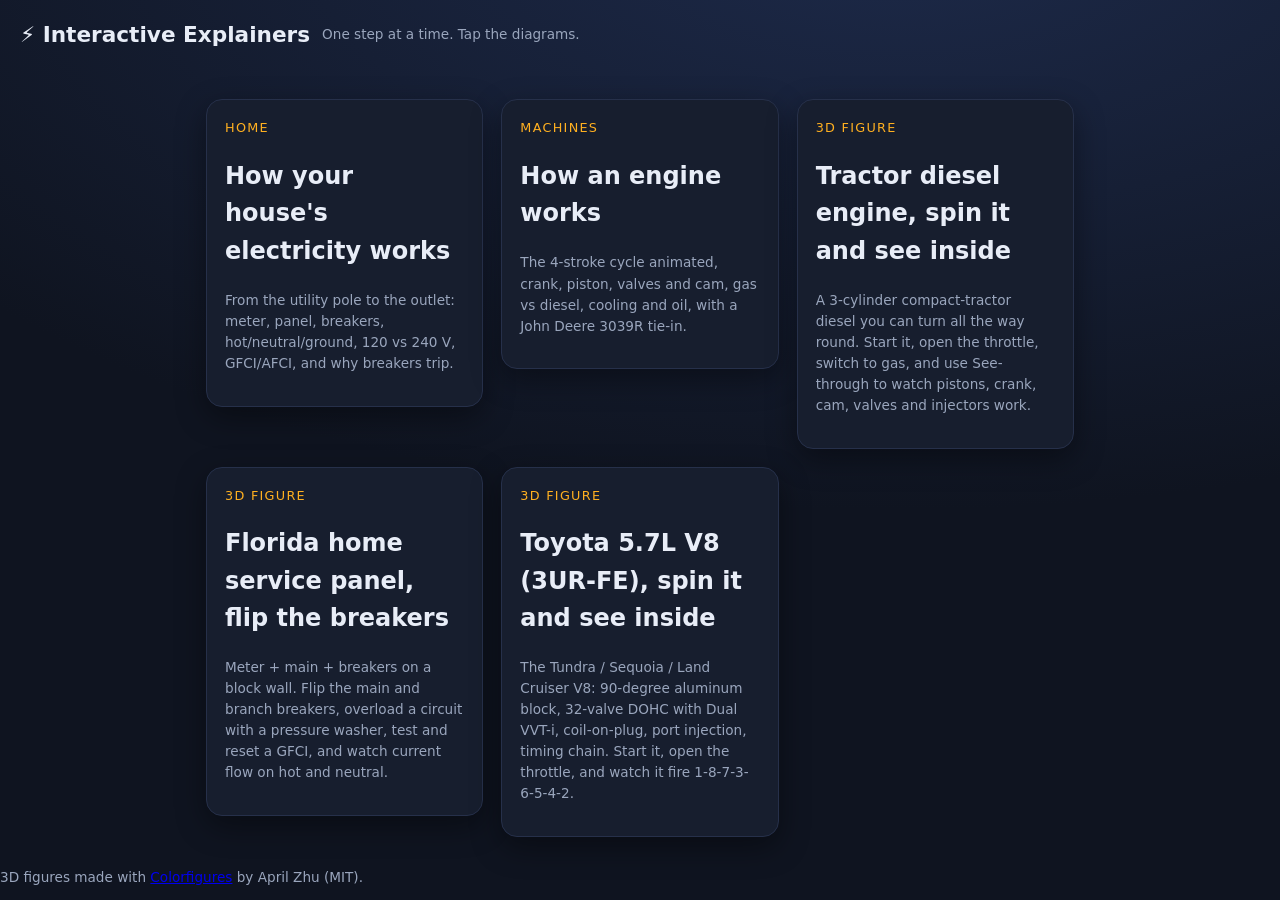
<file: index.html>
<!doctype html><html lang="en"><head><meta charset="utf-8"><meta name="viewport" content="width=device-width,initial-scale=1"><title>Explainers</title><link rel="stylesheet" href="style.css"></head><body>
<header><h1>⚡ Interactive Explainers</h1><span class="tip">One step at a time. Tap the diagrams.</span></header>
<div class="tiles"><a href="electrical/"><div class="card"><div class="kicker">Home</div><h2>How your house's electricity works</h2><p class="tip">From the utility pole to the outlet: meter, panel, breakers, hot/neutral/ground, 120 vs 240 V, GFCI/AFCI, and why breakers trip.</p></div></a>
<a href="engine/"><div class="card"><div class="kicker">Machines</div><h2>How an engine works</h2><p class="tip">The 4-stroke cycle animated, crank, piston, valves and cam, gas vs diesel, cooling and oil, with a John Deere 3039R tie-in.</p></div></a>
<a href="figures/engine/"><div class="card"><div class="kicker">3D figure</div><h2>Tractor diesel engine, spin it and see inside</h2><p class="tip">A 3-cylinder compact-tractor diesel you can turn all the way round. Start it, open the throttle, switch to gas, and use See-through to watch pistons, crank, cam, valves and injectors work.</p></div></a>
<a href="figures/electrical/"><div class="card"><div class="kicker">3D figure</div><h2>Florida home service panel, flip the breakers</h2><p class="tip">Meter + main + breakers on a block wall. Flip the main and branch breakers, overload a circuit with a pressure washer, test and reset a GFCI, and watch current flow on hot and neutral.</p></div></a>
<a href="figures/toyota-5-7/"><div class="card"><div class="kicker">3D figure</div><h2>Toyota 5.7L V8 (3UR-FE), spin it and see inside</h2><p class="tip">The Tundra / Sequoia / Land Cruiser V8: 90-degree aluminum block, 32-valve DOHC with Dual VVT-i, coil-on-plug, port injection, timing chain. Start it, open the throttle, and watch it fire 1-8-7-3-6-5-4-2.</p></div></a></div><footer class="tip" style="margin-top:16px">3D figures made with <a href="https://april-zhu.com/colorfigures">Colorfigures</a> by April Zhu (MIT).</footer></body></html>
</file>
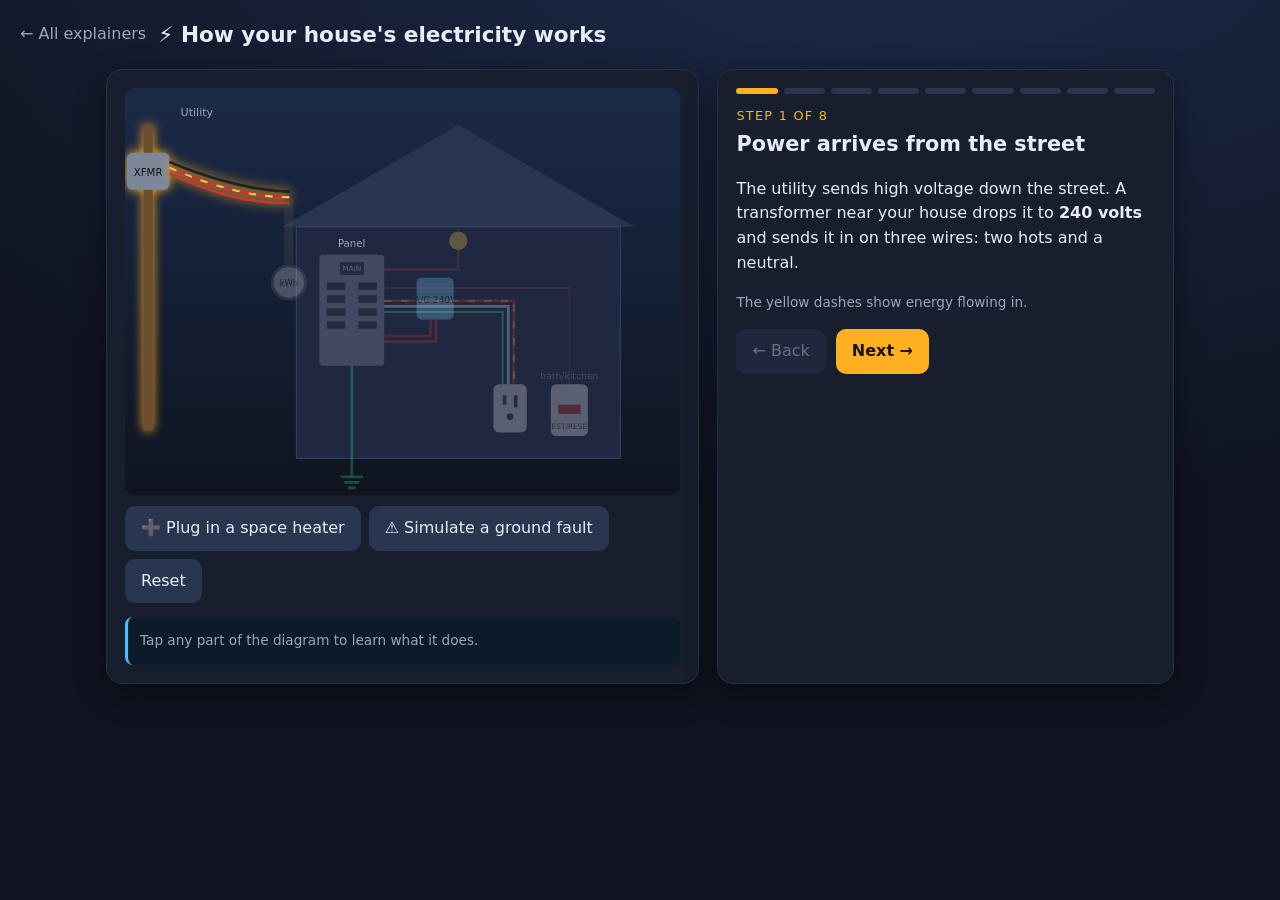
<file: electrical/index.html>
<!doctype html><html lang="en"><head><meta charset="utf-8"><meta name="viewport" content="width=device-width,initial-scale=1"><title>How Your House's Electricity Works</title><link rel="stylesheet" href="../style.css"></head><body>
<header><a href="../">← All explainers</a><h1>⚡ How your house's electricity works</h1></header>
<div class="wrap"><div class="card">
<svg id="dia" viewBox="0 0 600 440">
<defs><linearGradient id="sky" x1="0" y1="0" x2="0" y2="1"><stop offset="0" stop-color="#1b2a48"/><stop offset="1" stop-color="#0f1420"/></linearGradient></defs>
<rect width="600" height="440" fill="url(#sky)" rx="12"/>
<g class="part" data-p="xfmr"><rect x="20" y="40" width="10" height="330" fill="#6b4f2e"/><rect x="2" y="70" width="46" height="40" rx="6" fill="#7c8799"/><text x="25" y="95" font-size="11" text-anchor="middle" fill="#111">XFMR</text></g>
<g class="part" data-p="drop"><path d="M48 80 Q120 110 178 112" stroke="#222" stroke-width="3" fill="none"/><path d="M48 86 Q120 118 178 118" stroke="#c33" stroke-width="3" fill="none"/><path d="M48 92 Q120 126 178 124" stroke="#c33" stroke-width="3" fill="none"/>
<path id="fl1" class="flow" d="M48 86 Q120 118 178 118" stroke="#ffd34d" stroke-width="2" fill="none"/></g>
<polygon points="170,150 360,40 550,150" fill="#2a3550"/><rect x="185" y="150" width="350" height="250" fill="#1f2840" stroke="#3a4870"/>
<g class="part" data-p="meter"><rect x="172" y="120" width="10" height="70" fill="#555"/><circle cx="177" cy="210" r="18" fill="#cfd6e3" stroke="#666" stroke-width="3"/><text x="177" y="214" font-size="9" text-anchor="middle" fill="#222">kWh</text></g>
<g class="part" data-p="panel"><rect x="210" y="180" width="70" height="120" rx="4" fill="#9aa3b2"/><rect x="232" y="188" width="26" height="14" fill="#333"/><text x="245" y="198" font-size="8" text-anchor="middle" fill="#fff">MAIN</text>
<g fill="#333"><rect x="218" y="210" width="20" height="8"/><rect x="252" y="210" width="20" height="8"/><rect x="218" y="224" width="20" height="8"/><rect x="252" y="224" width="20" height="8"/><rect x="218" y="238" width="20" height="8"/><rect x="252" y="238" width="20" height="8"/><rect x="218" y="252" width="20" height="8"/><rect x="252" y="252" width="20" height="8"/></g></g>
<g class="part" data-p="ground"><path d="M245 300 V420" stroke="#3ddc84" stroke-width="3"/><path d="M233 420 h24 M237 426 h16 M241 432 h8" stroke="#3ddc84" stroke-width="3"/></g>
<g class="part" data-p="c120"><path id="w120" d="M280 230 H420 V320" stroke="#c33" stroke-width="3" fill="none"/><path d="M280 236 H414 V320" stroke="#eee" stroke-width="3" fill="none"/><path d="M280 242 H408 V320" stroke="#3ddc84" stroke-width="2" fill="none"/>
<path class="flow" d="M280 230 H420 V320" stroke="#ffd34d" stroke-width="2" fill="none"/></g>
<g class="part" data-p="outlet"><rect x="398" y="320" width="36" height="52" rx="6" fill="#eee"/><rect x="408" y="332" width="4" height="10" fill="#333"/><rect x="420" y="332" width="4" height="13" fill="#333"/><circle cx="416" cy="355" r="3.5" fill="#333"/></g>
<g class="part" data-p="gfci"><rect x="460" y="320" width="40" height="56" rx="6" fill="#f2f2f2"/><rect x="468" y="342" width="24" height="10" fill="#c33"/><text x="480" y="368" font-size="8" text-anchor="middle" fill="#333">TEST/RESET</text><text x="480" y="314" font-size="10" text-anchor="middle" fill="#9aa6bd">bath/kitchen</text><path d="M280 216 H480 V320" stroke="#c33" stroke-width="2" fill="none" opacity=".6"/></g>
<g class="part" data-p="c240"><path d="M280 268 H330 V250 M280 274 H336 V250" stroke="#c33" stroke-width="3" fill="none"/><rect x="315" y="205" width="40" height="45" rx="5" fill="#7cd0ff"/><text x="335" y="232" font-size="10" text-anchor="middle" fill="#012">A/C 240V</text></g>
<g class="part" data-p="light"><path d="M280 196 H360 V170" stroke="#c33" stroke-width="2" fill="none"/><circle id="bulb" cx="360" cy="165" r="10" fill="#ffd34d"/></g>
<text x="60" y="30" font-size="12" fill="#9aa6bd">Utility</text><text x="230" y="172" font-size="11" fill="#9aa6bd">Panel</text>
</svg>
<div class="ctl"><button id="load">➕ Plug in a space heater</button><button id="fault">⚠️ Simulate a ground fault</button><button id="rst">Reset</button></div>
<div class="info" id="info"></div></div>
<div class="card"><div class="prog" id="prog"></div><div class="step" id="step"></div><div class="nav"><button id="prev">← Back</button><button id="next" class="p">Next →</button></div></div></div>
<script>
const PARTS={
xfmr:['Pole transformer','Steps the 7,000+ volt street line down to 240 V for a few houses. In Florida, FPL or your local co-op owns everything up to the meter.'],
drop:['Service drop','Three wires: two "hot" legs (120 V each, opposite in phase) and one neutral. Many Florida neighborhoods are underground, so it comes up through a pad-mount transformer instead.'],
meter:['Electric meter','Measures kilowatt-hours (kWh), which is what you are billed for. 1 kWh = a 1,000 W heater running for an hour, or roughly 13–15¢ in Florida.'],
panel:['Main panel','The main breaker (often 200 A) can cut the whole house. Below it, each branch breaker feeds one circuit. The two hot legs alternate down the rows.'],
ground:['Grounding electrode','A copper rod driven into the earth, bonded to the neutral at the main panel. It gives stray current and lightning (Florida leads the US) a safe path.'],
c120:['120 V branch circuit','Hot (black), neutral (white) and ground (bare/green). Current goes out on the hot and returns on the neutral. Ground only carries current when something is wrong.'],
outlet:['Outlet','The small slot is hot, the tall slot is neutral, the round hole is ground. A 15 A circuit can handle about 1,800 W.'],
gfci:['GFCI outlet','Compares the current going out with the current coming back. If 5 milliamps go missing (maybe through you), it trips in about 1/40 s. Required in baths, kitchens, garages, outdoors, and near pools.'],
c240:['240 V circuit','Uses BOTH hot legs, giving twice the voltage. That is for big loads like the A/C, water heater, dryer, range, and pool pump. It takes a double-pole breaker.'],
light:['Lighting circuit','Usually a 15 A circuit. The switch interrupts the hot wire, never the neutral.']};
const STEPS=[
{t:'Power arrives from the street',on:['xfmr','drop'],b:'<p>The utility sends high voltage down the street. A transformer near your house drops it to <b>240 volts</b> and sends it in on three wires: two hots and a neutral.</p><p class="tip">The yellow dashes show energy flowing in.</p>'},
{t:'The meter counts it',on:['meter'],b:'<p>Before anything enters the house it passes the meter, which counts <b>kilowatt-hours</b>. Watts are how fast you are using power. kWh are how much you used in total.</p>'},
{t:'The main panel splits it up',on:['panel'],b:'<p>The panel is the house\'s distribution center. The <b>main breaker</b> protects the service, and each <b>branch breaker</b> protects one circuit\'s wiring from overheating.</p>'},
{t:'Hot, neutral, and ground',on:['c120','ground'],b:'<p><b>Hot</b> pushes current out. <b>Neutral</b> brings it back, so it\'s a loop. <b>Ground</b> is a safety backup: if a hot wire touches a metal case, the current goes to ground, the breaker trips, and you don\'t get shocked.</p>'},
{t:'120 V vs 240 V',on:['c120','c240','light'],b:'<p>One hot leg plus neutral gives <b>120 V</b>, for lights and outlets. Both hot legs together give <b>240 V</b>, for the A/C, water heater, dryer, and range. Same power, half the current, so the wires can be thinner.</p>'},
{t:'Circuits and outlets',on:['c120','outlet','light'],b:'<p>Each breaker feeds one loop of wire that may serve several outlets. <b>Watts = Volts × Amps</b>. A 15 A × 120 V circuit gives 1,800 W max, and you should plan on 80% (about 1,440 W) for continuous use.</p>'},
{t:'GFCI and AFCI: the lifesavers',on:['gfci','outlet'],b:'<p><b>GFCI</b> protects <i>people</i>. It trips when current leaks out somewhere it shouldn\'t, like through water or a body. <b>AFCI</b> protects the <i>house</i>. It detects the crackle of arcing from a damaged cord or a loose connection, which is a leading cause of electrical fires. Newer homes need AFCI on most living-area circuits.</p><p class="tip">Press "Simulate a ground fault" to see it.</p>'},
{t:'Why breakers trip',on:['panel','c120','outlet'],b:'<p>There are three reasons: <b>overload</b> (too many watts, so the wire heats up slowly), a <b>short circuit</b> (hot touches neutral, which trips instantly), or a <b>ground fault</b> (hot touches ground or a person). Try the space-heater button. A heater (1,500 W) plus a hair dryer on one 15 A circuit is the classic trip.</p><p><b>Florida tip:</b> if the A/C breaker keeps tripping, suspect the capacitor or a dirty coil, not the breaker. Call an HVAC tech.</p>'}];
const QUIZ=[
['What does the meter measure?',['Volts','Kilowatt-hours','Amps right now'],1,'kWh is energy used over time, and that\'s what\'s on your bill.'],
['Your A/C runs on 240 V because…',['It uses both hot legs','It has its own transformer','It uses the ground wire'],0,'Two 120 V legs that are opposite in phase add up to 240 V.'],
['Which wire normally carries NO current?',['Hot','Neutral','Ground'],2,'Ground only carries current during a fault.'],
['A GFCI trips when…',['Voltage gets too high','Current leaks to somewhere it shouldn\'t','A bulb burns out'],1,'It trips on about a 5 mA imbalance between hot and neutral.'],
['About how many watts can a 15 A, 120 V circuit carry?',['600','1,800','5,000'],1,'15 × 120 = 1,800 W, or about 1,440 W continuous.']];
let amps=6;const b=document.getElementById('info');
document.getElementById('load').onclick=()=>{amps+=12.5;if(amps>15){b.innerHTML='<b>💥 Breaker tripped (overload)!</b> '+amps.toFixed(1)+' A on a 15 A circuit. The breaker cut power before the wire could overheat.';document.querySelectorAll('[data-p=c120] .flow').forEach(e=>e.style.display='none');document.getElementById('bulb').setAttribute('fill','#444')}else b.innerHTML='Load is now '+amps+' A of 15 A.'};
document.getElementById('fault').onclick=()=>{b.innerHTML='<b>⚡ GFCI tripped!</b> 0.006 A went missing on the way back, maybe through a wet hand. It cut power in about 25 ms.';document.querySelector('[data-p=gfci] rect:nth-child(2)').setAttribute('fill','#3ddc84')};
document.getElementById('rst').onclick=()=>{amps=6;b.innerHTML='Reset. Everything is back on.';document.querySelectorAll('.flow').forEach(e=>e.style.display='');document.getElementById('bulb').setAttribute('fill','#ffd34d');document.querySelector('[data-p=gfci] rect:nth-child(2)').setAttribute('fill','#c33')};
</script><script src="../lesson.js"></script></body></html>
</file>
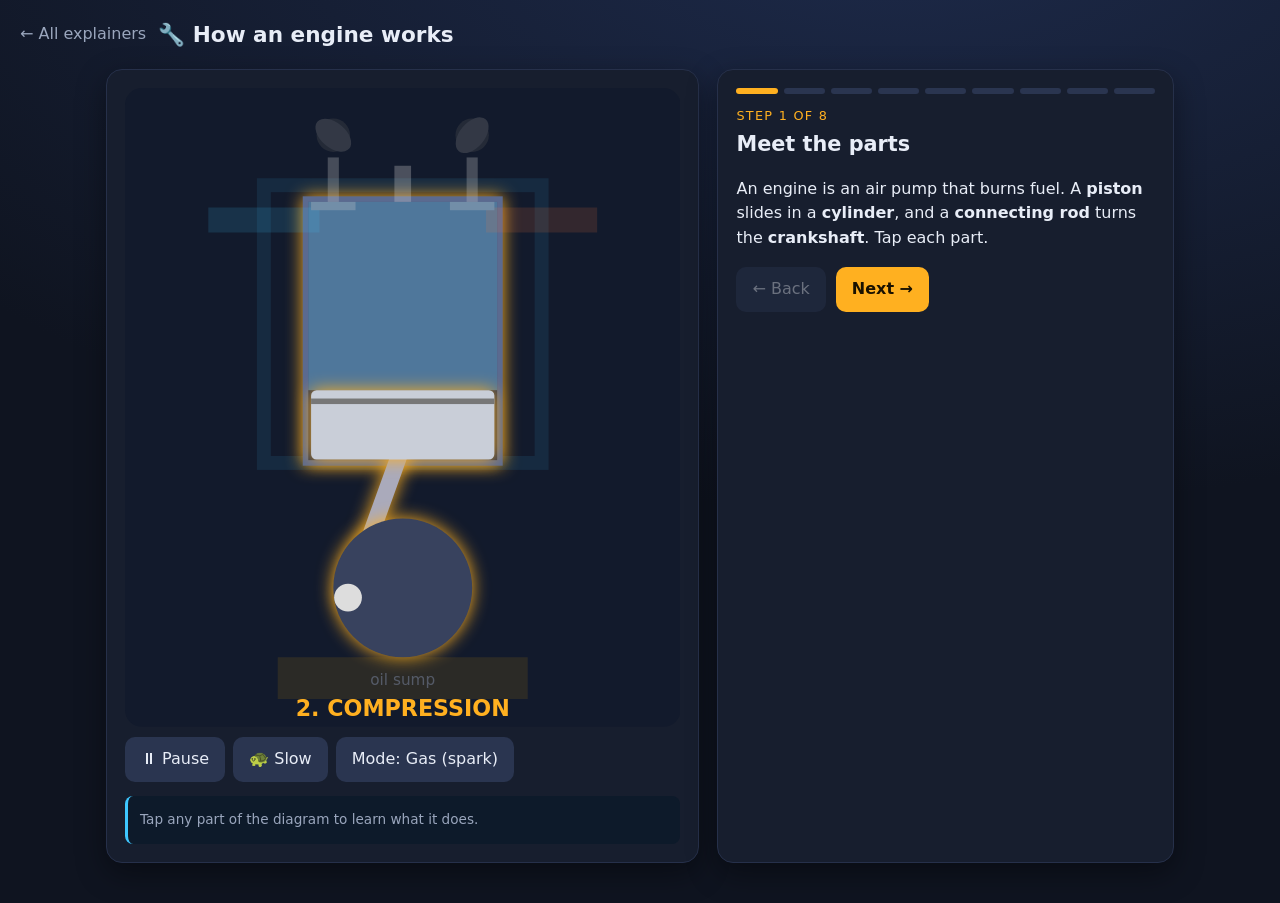
<file: engine/index.html>
<!doctype html><html lang="en"><head><meta charset="utf-8"><meta name="viewport" content="width=device-width,initial-scale=1"><title>How an Engine Works</title><link rel="stylesheet" href="../style.css"></head><body>
<header><a href="../">← All explainers</a><h1>🔧 How an engine works</h1></header>
<div class="wrap"><div class="card">
<svg id="dia" viewBox="0 0 400 460">
<rect width="400" height="460" rx="12" fill="#121a2c"/>
<g class="part" data-p="cool"><rect x="100" y="70" width="200" height="200" fill="none" stroke="#3ec7ff" stroke-width="10" opacity=".35"/></g>
<g class="part" data-p="cyl"><rect x="130" y="80" width="140" height="190" fill="#2b3550" stroke="#5b6a90" stroke-width="4"/></g>
<rect id="gas" x="132" y="82" width="136" height="60" fill="#3ec7ff" opacity=".25"/>
<g class="part" data-p="cam"><circle cx="150" cy="34" r="12" fill="#555"/><ellipse id="cam1" cx="150" cy="34" rx="9" ry="15" fill="#888"/><circle cx="250" cy="34" r="12" fill="#555"/><ellipse id="cam2" cx="250" cy="34" rx="9" ry="15" fill="#888"/></g>
<g class="part" data-p="intake"><path d="M60 95 H140" stroke="#3ec7ff" stroke-width="18" opacity=".5"/><g id="iv"><rect x="146" y="50" width="8" height="34" fill="#ccc"/><rect x="134" y="82" width="32" height="6" fill="#ccc"/></g></g>
<g class="part" data-p="exhaust"><path d="M260 95 H340" stroke="#ff7a3e" stroke-width="18" opacity=".5"/><g id="ev"><rect x="246" y="50" width="8" height="34" fill="#ccc"/><rect x="234" y="82" width="32" height="6" fill="#ccc"/></g></g>
<g class="part" data-p="plug"><rect x="194" y="56" width="12" height="26" fill="#ddd"/><circle id="spark" cx="200" cy="88" r="10" fill="#fff36b" opacity="0"/></g>
<g class="part" data-p="rod"><line id="rod" x1="200" y1="200" x2="200" y2="360" stroke="#aab" stroke-width="12" stroke-linecap="round"/></g>
<g class="part" data-p="piston"><rect id="pis" x="134" y="180" width="132" height="50" rx="4" fill="#c9ced8"/><rect id="ring" x="134" y="186" width="132" height="4" fill="#777"/></g>
<g class="part" data-p="crank"><circle cx="200" cy="360" r="50" fill="#38425e"/><circle id="pin" cx="200" cy="320" r="10" fill="#ddd"/></g>
<g class="part" data-p="oil"><path d="M110 410 h180 v30 h-180z" fill="#b8860b" opacity=".55"/><text x="200" y="430" text-anchor="middle" font-size="11" fill="#fff">oil sump</text></g>
<text id="lbl" x="200" y="452" text-anchor="middle" font-size="16" font-weight="700" fill="#ffb020"></text>
</svg>
<div class="ctl"><button id="pp">⏸ Pause</button><button id="slow">🐢 Slow</button><button id="mode">Mode: Gas (spark)</button></div>
<div class="info" id="info"></div></div>
<div class="card"><div class="prog" id="prog"></div><div class="step" id="step"></div><div class="nav"><button id="prev">← Back</button><button id="next" class="p">Next →</button></div></div></div>
<script>
const PARTS={
cyl:['Cylinder','The tube the piston slides in. The 3039R\'s Yanmar-built diesel has 3 of them, totaling about 1.6 L.'],
piston:['Piston','Gets shoved down by burning fuel. The rings seal it against the cylinder wall. Worn rings let oil in, which shows up as blue smoke.'],
rod:['Connecting rod','Links the piston to the crankshaft. It turns up-and-down motion into spinning.'],
crank:['Crankshaft','The spinning output. It turns the flywheel, the transmission, and on a tractor the PTO, which spins at 540 rpm.'],
cam:['Camshaft','Lobes push the valves open at exactly the right moment. It turns once for every two crank turns, because one cycle takes two revolutions.'],
intake:['Intake valve','Lets air in, or an air–fuel mix in a gas engine. Keep the tractor\'s air filter clean, because dust destroys engines.'],
exhaust:['Exhaust valve','Lets the burned gases out to the muffler. Newer Tier 4 diesels add a DPF to catch soot.'],
plug:['Spark plug / injector','Gas engines fire a spark. Diesels have no spark plug. An injector sprays fuel into air that is already hot enough to ignite it. Glow plugs help on cold starts.'],
cool:['Cooling jacket','Coolant flows around the cylinder to the radiator. Florida heat plus grass clippings clogging the radiator screen is the #1 cause of tractor overheating. Blow it out often.'],
oil:['Lubrication','An oil pump pushes oil from the sump to the bearings, the cam, and the cylinder walls. Check the dipstick before every use. On a 3039R, change it around every 500 hours.']};
let th=0,run=true,spd=4,diesel=false;
const STEPS=[
{t:'Meet the parts',on:['cyl','piston','rod','crank'],b:'<p>An engine is an air pump that burns fuel. A <b>piston</b> slides in a <b>cylinder</b>, and a <b>connecting rod</b> turns the <b>crankshaft</b>. Tap each part.</p>'},
{t:'Stroke 1: Intake',on:['intake','piston','cam'],ph:0,b:'<p>The piston moves <b>down</b> and the intake valve opens. That sucks in air (or air plus fuel in a gas engine). It works like pulling back a syringe.</p>'},
{t:'Stroke 2: Compression',on:['piston','cyl'],ph:1,b:'<p>Both valves close and the piston moves <b>up</b>, squeezing the air into a tiny space. Gas engines squeeze it about 10:1. Diesels squeeze about 20:1, and that heats the air past 500 °C.</p>'},
{t:'Stroke 3: Power',on:['plug','piston','crank'],ph:2,b:'<p>Bang. The fuel ignites, the hot gas expands, and it slams the piston <b>down</b>. This is the only stroke that makes power. The heavy flywheel carries the engine through the other three.</p>'},
{t:'Stroke 4: Exhaust',on:['exhaust','piston'],ph:3,b:'<p>The exhaust valve opens and the piston moves <b>up</b>, pushing the burned gas out. Then the cycle repeats. That\'s 4 strokes in 2 crank turns.</p>'},
{t:'Valves and cam timing',on:['cam','intake','exhaust'],b:'<p>The <b>camshaft</b> is geared or belted to the crank at a 1:2 ratio. If a timing belt snaps, valves can hit pistons. That\'s why belts get changed on schedule.</p>'},
{t:'Spark vs diesel',on:['plug'],b:'<p><b>Gas:</b> it mixes fuel with air, compresses it, then a spark lights it. <b>Diesel:</b> it compresses only air until it\'s scorching hot, then injects fuel, which lights itself. Diesels make more <b>torque</b> at low rpm and burn less fuel. That\'s why your JD 3039R (39 hp, 3-cyl diesel) can lug a loader all day.</p><p class="tip">Toggle "Mode" to compare.</p>'},
{t:'Cooling and lubrication',on:['cool','oil'],b:'<p>Only about 30–40% of the fuel\'s energy becomes motion. The rest is heat, carried off by the <b>coolant</b> and radiator. <b>Oil</b> keeps the metal parts from welding together.</p><p><b>Tractor checklist:</b> oil level, coolant level, a clean radiator screen, the air filter, and draining water from the fuel filter. Diesel hates water, and Florida humidity puts it there.</p>'}];
const QUIZ=[
['Which stroke makes power?',['Intake','Compression','Power','Exhaust'],2,'Only the power stroke pushes the crank. The flywheel carries the rest.'],
['How many crank revolutions per 4-stroke cycle?',['1','2','4'],1,'Two. That\'s why the cam turns at half speed.'],
['How does a diesel ignite its fuel?',['Spark plug','Heat from compression','Glow plug the whole time'],1,'Compressed air gets hot enough to light the injected fuel.'],
['Your 3039R is overheating while mowing. Check first:',['Spark plugs','Radiator screen for grass','Tire pressure'],1,'Clippings clog the screen. Also, diesels have no spark plugs.'],
['Blue smoke usually means…',['Burning oil (worn rings or seals)','Too much coolant','Normal operation'],0,'Oil is getting past the rings into the combustion chamber.']];
const S=['INTAKE','COMPRESSION','POWER','EXHAUST'],$=id=>document.getElementById(id);
window.onStep=i=>{const p=STEPS[i]&&STEPS[i].ph;if(p!=null){th=p*180+5}};
function draw(){const r=40,L=140,a=th*Math.PI/180,cx=200,cy=360;
 const px=cx+r*Math.sin(a),py=cy-r*Math.cos(a),y=py-Math.sqrt(L*L-(px-cx)**2);
 $('pin').setAttribute('cx',px);$('pin').setAttribute('cy',py);$('rod').setAttribute('x1',200);$('rod').setAttribute('y1',y+25);$('rod').setAttribute('x2',px);$('rod').setAttribute('y2',py);
 const top=y-40;$('pis').setAttribute('y',top+25);$('ring').setAttribute('y',top+31);
 const ph=Math.floor((th%720)/180),f=(th%180)/180;$('lbl').textContent=(ph+1)+'. '+S[ph];
 const lift=s=>s?Math.sin(f*Math.PI)*14:0;$('iv').setAttribute('transform','translate(0,'+lift(ph==0)+')');$('ev').setAttribute('transform','translate(0,'+lift(ph==3)+')');
 $('cam1').setAttribute('transform','rotate('+(th/2)+' 150 34)');$('cam2').setAttribute('transform','rotate('+(th/2+90)+' 250 34)');
 const g=$('gas');g.setAttribute('height',Math.max(0,top+25-82));
 g.setAttribute('fill',ph==0?'#3ec7ff':ph==1?(diesel?'#ff9a3e':'#7fd1ff'):ph==2?'#ff5d2e':'#777');g.setAttribute('opacity',ph==1?.25+f*.4:.4);
 $('spark').setAttribute('opacity',ph==2&&f<.15?1-f*6:0);$('spark').setAttribute('fill',diesel?'#ff9a3e':'#fff36b');
 if(run)th=(th+spd)%720;requestAnimationFrame(draw)}
$('pp').onclick=e=>{run=!run;e.target.textContent=run?'⏸ Pause':'▶ Play'};
$('slow').onclick=e=>{spd=spd==4?1:4;e.target.textContent=spd==1?'🐇 Fast':'🐢 Slow'};
$('mode').onclick=e=>{diesel=!diesel;e.target.textContent='Mode: '+(diesel?'Diesel (compression)':'Gas (spark)');$('info').innerHTML=diesel?'<b>Diesel</b>: the "spark" is really injected fuel lighting itself in the superheated air. No spark plug.':'<b>Gas</b>: the spark plug fires at the top of compression.'};
draw();
</script><script src="../lesson.js"></script></body></html>
</file>
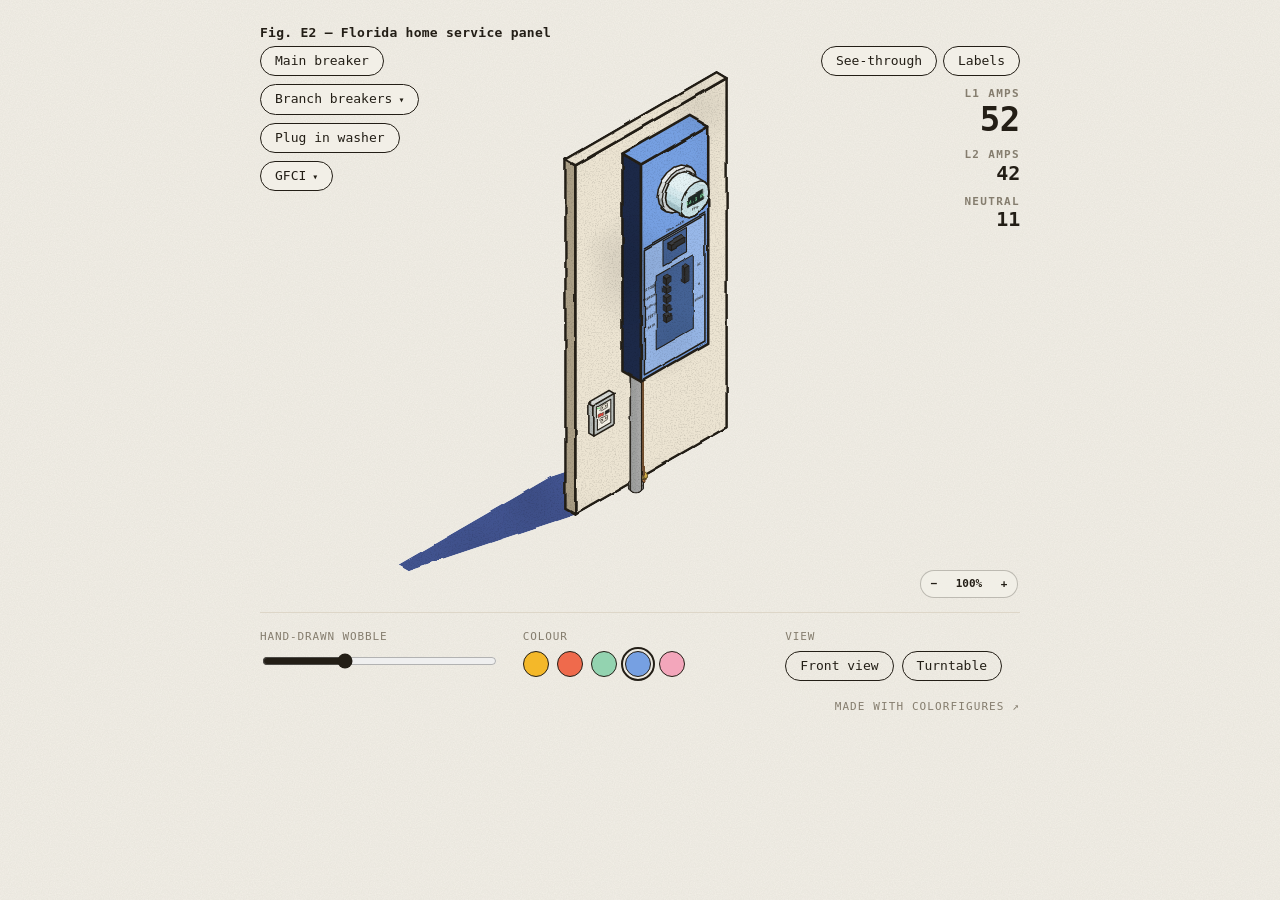
<file: figures/electrical/index.html>
<!doctype html>
<html lang="en"><head><meta charset="utf-8"><meta name="viewport" content="width=device-width,initial-scale=1">
<title>Florida home service panel</title><style>.mcap{display:none!important}@media (max-width:560px){.stat .v{font-size:20px!important}.stats{align-items:flex-end}}@media (min-width:561px){.vset{top:4px!important}#stats{top:var(--vset-h,44px)!important}}</style><style>@media (max-width:560px){body > header{display:none}}</style><script>window.FIG_A = () => innerWidth <= 560 ? 1.1 : .75;</script><script>window.LBL_U = () => { if (innerWidth > 560) return 0; const s = document.getElementById("fig"); return s && s.clientWidth && s.viewBox.baseVal.width ? s.viewBox.baseVal.width / s.clientWidth : 0; };</script></head><body>
<script>
/* ============================================================
   Colorfigures core: projection, shapes, shading, ink, labels, page shell.
   A figure page includes this file (scripts/build.py inlines it), then calls mountFigure({...}).
   See SKILL.md for the drawing contract and conventions.
   One fixed view (front-left-top) and one fixed light (from above, behind the viewer's right shoulder: the front is lit,
   the left side is in shade, and cast shadows fall toward the lower left of the screen).
   ============================================================ */

/* ---------- palettes ---------- */
const PALS = {
  mustard: { l:'#f4b829', m:'#d49c1f', d:'#4e4a18' },
  tomato:  { l:'#ef6a4c', m:'#cf5038', d:'#4a2219' },
  mint:    { l:'#93d3b0', m:'#71b693', d:'#1f4034' },
  cobalt:  { l:'#76a0e2', m:'#5a82c6', d:'#1c2948' },
  blush:   { l:'#f3a6bb', m:'#d8869c', d:'#4b2430' },
};
const METAL   = { l:'#eef0f0', m:'#c6ccce', d:'#8f989b' };
const CLEAR   = { l:'#e4f2f4', m:'#c4dfe4', d:'#97b9c0' };
const CERAMIC = { l:'#fbfaf3', m:'#e3e0d2', d:'#bdb8a6' };
const DARK    = { l:'#55504a', m:'#3d3935', d:'#272421' };
const INK = '#231e16';
const SHADOW = '#41538f';

/* ---------- projection (x = depth toward viewer-right, y = toward viewer-left, z = up) ---------- */
const C = Math.cos(Math.PI/6), S = Math.sin(Math.PI/6);
let OX = 0, OY = 0;
/* Free orthographic camera (internal names start with CAM_ / cam so they never clash with a figure's own names). YAW turns the viewer around the vertical axis (45° = the classic front-left view),
   PITCH is how far it looks down (35.26° = true isometric). At the defaults P() is exactly the old isometric
   projection, so every figure drawn for it still lines up. Drag the figure to orbit; double-click to reset.
   rotV(n) maps a world direction into the default view's frame, so vis / tone / any "sum of rotV > 0" test keep
   working at every angle: the viewer is always (1,1,1) and the light stays put relative to the viewer. */
let VIEW = 0, RC = [0, 0], RCZ = 0;
const VIEW_NAMES = ['front', 'left side', 'back', 'right side'];
const TURNS = [0, 2];
const YAW0 = 45, PITCH0 = Math.atan(1/Math.SQRT2) * 180/Math.PI, CAM_K = Math.sqrt(1.5);
let YAW = YAW0, PITCH = PITCH0, CAM_R, CAM_U, CAM_V, CAM_D;                       // right, up, toward viewer, screen-down
const camBasis = (yaw, pitch) => { const t = yaw*Math.PI/180, p = pitch*Math.PI/180, ct = Math.cos(t), st = Math.sin(t), cp = Math.cos(p), sp2 = Math.sin(p);
  return { R:[st,-ct,0], U:[-sp2*ct,-sp2*st,cp], V:[cp*ct,cp*st,sp2] }; };
const CAM_B0 = camBasis(YAW0, PITCH0);
// CAM_LIM: how far (deg) the camera may turn either side of the front view; null = all the way round (set per figure)
let CAM_LIM = null;
function setCam(yaw, pitch){ YAW = CAM_LIM == null ? yaw : Math.max(YAW0 - CAM_LIM, Math.min(YAW0 + CAM_LIM, yaw));
  PITCH = CAM_LIM == null ? Math.max(6, Math.min(78, pitch)) : Math.max(15, Math.min(62, pitch)); const b = camBasis(YAW, PITCH); CAM_R = b.R; CAM_U = b.U; CAM_V = b.V; CAM_D = CAM_U.map(v => -v); }
setCam(YAW0, PITCH0);
const camDot = (a,b) => a[0]*b[0]+a[1]*b[1]+a[2]*b[2];
const rotV = n => { const r = camDot(n,CAM_R), u = camDot(n,CAM_U), v = camDot(n,CAM_V); return [0,1,2].map(i => CAM_B0.R[i]*r + CAM_B0.U[i]*u + CAM_B0.V[i]*v); };
// the light's ground direction turns with the viewer's yaw only (shadows always fall toward the lower left of the screen)
const yawTurn = ([x,y]) => { const t = (YAW - YAW0)*Math.PI/180, c = Math.cos(t), s = Math.sin(t); return [x*c - y*s, x*s + y*c]; };
const rotXY = (x,y) => [x, y];                                                // kept for old callers
const P0 = (x,y,z) => [(x-y)*C + OX, (x+y)*S - z + OY];                       // raw iso
const P  = (x,y,z) => { const q = [x-RC[0], y-RC[1], z-RCZ];
  return [CAM_K*camDot(q,CAM_R) + (RC[0]-RC[1])*C + OX, CAM_K*camDot(q,CAM_D) + (RC[0]+RC[1])*S - RCZ + OY]; };
const Dv = (x,y,z) => [CAM_K*camDot([x,y,z],CAM_R), CAM_K*camDot([x,y,z],CAM_D)];
// distance toward the viewer: draw parts with smaller depth first
const depthOf = p => camDot(p, CAM_V);
// sort [{at:[x,y,z], svg}] back-to-front for the current camera. A part may also give box:[[x0,y0,z0],[x1,y1,z1]]:
// when two boxes are separated along x, y or z, the one on the viewer's side goes last (a centre point alone gets long
// or wrapping parts wrong: a pole beside a row of keys, a spout reaching past a cup).
const boxMid = b => [0,1,2].map(k => (b[0][k] + b[1][k]) / 2);
const sepOrder = (p, q) => { if (!p.box || !q.box) return 0;
  for (let k = 0; k < 3; k++){ if (p.box[1][k] <= q.box[0][k] + 1e-6) return CAM_V[k] >= 0 ? -1 : 1; if (q.box[1][k] <= p.box[0][k] + 1e-6) return CAM_V[k] >= 0 ? 1 : -1; }
  return 0; };
const byDepth = parts => parts.filter(Boolean).sort((p,q) => sepOrder(p,q) || (depthOf(p.at || boxMid(p.box)) - depthOf(q.at || boxMid(q.box)))).map(p => p.svg).join('');
// the half of a vertical ring that faces the viewer / is turned away, as [from, to] angles in degrees (0 = +x, 90 = +y)
const nearHalf = () => [YAW - 90, YAW + 90], farHalf = () => [YAW + 90, YAW + 270];
// an open container (cup, bin, cone, drum) between two rings: far inner wall, then its contents, then the near outer wall
const openShell = (A, B, colour, contents = '') => loft(A, B, colour, true) + contents + loft(A, B, colour);
const f  = v => v.toFixed(1);
const pd = (pts, close=true) => 'M' + pts.map(p => { const q = P(p[0],p[1],p[2]); return f(q[0])+' '+f(q[1]); }).join('L') + (close ? 'Z' : '');
const sp = pts => 'M' + pts.map(q => f(q[0])+' '+f(q[1])).join('L') + 'Z';

/* ---------- 2D shapes in a plane's (u,v) coords (v up), mapped to 3D by a plane ---------- */
const arcUV  = (cu,cv,r,a0,a1,n=7) => { const o=[]; for (let i=0;i<=n;i++){ const a=(a0+(a1-a0)*i/n)*Math.PI/180; o.push([cu+r*Math.cos(a), cv+r*Math.sin(a)]); } return o; };
const rrUV   = (u0,v0,u1,v1,r,n=7) => r <= 0 ? rectUV(u0,v0,u1,v1) : [...arcUV(u1-r,v0+r,r,-90,0,n), ...arcUV(u1-r,v1-r,r,0,90,n), ...arcUV(u0+r,v1-r,r,90,180,n), ...arcUV(u0+r,v0+r,r,180,270,n)];
const rectUV = (u0,v0,u1,v1) => [[u0,v0],[u1,v0],[u1,v1],[u0,v1]];
const ellUV  = (cu,cv,ru,rv,n=24) => Array.from({length:n}, (_,i) => { const a=i/n*2*Math.PI; return [cu+ru*Math.cos(a), cv+rv*Math.sin(a)]; });
const PX = x => ([u,v]) => [x,u,v];      // front-facing plane x = const   (u = y, v = z)
const PY = y => ([u,v]) => [u,y,v];      // side plane y = const           (u = x, v = z)
const PZ = z => ([u,v]) => [u,v,z];      // horizontal plane z = const     (u = x, v = y)
const on = (plane, uv) => uv.map(plane);

/* ---------- vectors + shading ---------- */
const sub=(a,b)=>[a[0]-b[0],a[1]-b[1],a[2]-b[2]], dot=(a,b)=>a[0]*b[0]+a[1]*b[1]+a[2]*b[2];
const cross=(a,b)=>[a[1]*b[2]-a[2]*b[1], a[2]*b[0]-a[0]*b[2], a[0]*b[1]-a[1]*b[0]];
const norm=a=>{ const l=Math.hypot(...a)||1; return a.map(v=>v/l); };
const avg=ps=>ps.reduce((s,p)=>[s[0]+p[0]/ps.length,s[1]+p[1]/ps.length,s[2]+p[2]/ps.length],[0,0,0]);
const vis = n => { const r = rotV(n); return r[0]+r[1]+r[2] > 1e-6; };   // viewer looks from (+1,+1,+1) after the turn
const facing = vis;                                                       // readable alias: is this face toward the viewer?
const SHADOW_K = 0.85, AZ_MIN = 20, AZ_MAX = 160;
// cast shadows are drawn shorter than the shading light implies (0.45 × height instead of 0.85 ×): long shadows of tall
// parts on thin supports (a lamp shade, a fan head) land far from the object and read as separate blobs
const SHADOW_LEN = 0.45;
let L = [0,0,1], SH = [0,0];
function setLight(deg){ const a=deg*Math.PI/180; SH=[SHADOW_K*Math.cos(a), SHADOW_K*Math.sin(a)]; L=norm([-SH[0],-SH[1],1]); }
const LIN = norm([.6,.2,1]);                       // fixed light for interiors / small props
// Three flat tones, but blended across a narrow band at each step, so a face that turns past a threshold while the
// figure rotates fades between tones instead of snapping (at rest almost every face still sits on a pure tone).
const SOFT = .18;
const step3 = (d, hi, lo, m) => { const ss = (a, b, x) => { const k = Math.min(1, Math.max(0, (x - a)/(b - a))); return k*k*(3 - 2*k); };
  const a = ss(hi - SOFT, hi + SOFT, d), b = ss(lo - SOFT, lo + SOFT, d);
  return a >= 1 ? m.l : b <= 0 ? m.d : a > 0 ? mix(m.m, m.l, a) : b < 1 ? mix(m.d, m.m, b) : m.m; };
const tone  = (n,m) => step3(dot(rotV(n),L),   -.15, -.45, m);   // exterior, follows the sun
const toneI = (n,m) => step3(dot(rotV(n),LIN),  .6,   .05, m);   // interior / props
const mix = (a,b,t) => '#' + [1,3,5].map(i => Math.round(parseInt(a.substr(i,2),16)*(1-t) + parseInt(b.substr(i,2),16)*t).toString(16).padStart(2,'0')).join('');
const matOf = hex => ({ l:hex, m:mix(hex,'#000000',.16), d:mix(hex,'#000000',.42) });
const ease = t => t<.5 ? 2*t*t : 1-Math.pow(-2*t+2,2)/2;

/* ---------- drawing primitives (all return SVG strings) ---------- */
const ink   = (d,w=1.0) => `<path d="${d}" fill="none" stroke="${INK}" stroke-width="${w}" stroke-linejoin="round" stroke-linecap="round"/>`;
const fill  = (d,c,extra='') => `<path d="${d}" fill="${c}" ${extra}/>`;
const face  = (d,c) => `<path d="${d}" fill="${c}" stroke="${c}" stroke-width=".7" stroke-linejoin="round"/>`;
const shape = (pts,c,w=.9) => fill(pd(pts),c) + (w ? ink(pd(pts),w) : '');
const line  = (pts,w=.9) => ink(pd(pts,false),w);
// Loft between two rings of equal length (closed). colour(n) picks each strip's fill; flip = seen from inside.
function loft(A, B, colour, flip=false){
  const n=A.length, cen=avg(A.concat(B)); let s='';
  for (let i=0;i<n;i++){
    const a0=A[i], a1=A[(i+1)%n], b1=B[(i+1)%n], b0=B[i];
    let nr = norm(cross(sub(a1,a0), sub(b0,a0)));
    if (!isFinite(nr[0])) continue;
    if (dot(nr, sub(avg([a0,a1,b1,b0]), cen)) < 0) nr = nr.map(v=>-v);
    if (flip) nr = nr.map(v=>-v);
    if (vis(nr)) s += face(pd([a0,a1,b1,b0]), colour(nr));
  }
  return s;
}
function hull(pts){
  pts = pts.slice().sort((a,b)=>a[0]-b[0]||a[1]-b[1]);
  const cr=(o,a,b)=>(a[0]-o[0])*(b[1]-o[1])-(a[1]-o[1])*(b[0]-o[0]); const lo=[], up=[];
  for (const p of pts){ while(lo.length>=2 && cr(lo[lo.length-2],lo[lo.length-1],p)<=0) lo.pop(); lo.push(p); }
  for (const p of pts.reverse()){ while(up.length>=2 && cr(up[up.length-2],up[up.length-1],p)<=0) up.pop(); up.push(p); }
  lo.pop(); up.pop(); return lo.concat(up);
}
// Silhouette ink, weighted by how thick the part is on screen (like a hand inker): the w you pass is the most it gets.
// Thickness = 2 × area / perimeter of the outline (a rod's diameter, about half a box's width), as a share of the
// frame width. A long thin rod, a handle or a knob stays light (~1–1.5); a grinder, kettle or machine body gets the
// heavy ~2.4–2.8. Thin parts stay thin and parts keep air between them.
const hullInk = (pts3, w=1.4) => { const h = hull(pts3.map(p=>P(...p))); let a = 0, per = 0;
  for (let i = 0; i < h.length; i++){ const p = h[i], q = h[(i+1) % h.length]; a += p[0]*q[1] - q[0]*p[1]; per += Math.hypot(q[0]-p[0], q[1]-p[1]); }
  const thick = per ? Math.abs(a) / per / (INK_K * INK_REF_VB) : 0;
  return ink(sp(h), Math.min(w, .9 + 20*thick)); };
// Axis-aligned box: three visible faces, shaded, each outlined. shade = tone (sunlit) or toneI (interior).
function box(x0,y0,z0,x1,y1,z1,m,shade=toneI,w=.9){
  // all six faces, drawn only when they face the viewer (sides first, then top) — correct in every VIEW
  const F = [
    [[0,1,0],  [[x0,y1,z0],[x1,y1,z0],[x1,y1,z1],[x0,y1,z1]]],
    [[1,0,0],  [[x1,y0,z0],[x1,y1,z0],[x1,y1,z1],[x1,y0,z1]]],
    [[0,-1,0], [[x0,y0,z0],[x1,y0,z0],[x1,y0,z1],[x0,y0,z1]]],
    [[-1,0,0], [[x0,y0,z0],[x0,y1,z0],[x0,y1,z1],[x0,y0,z1]]],
    [[0,0,1],  [[x0,y0,z1],[x1,y0,z1],[x1,y1,z1],[x0,y1,z1]]] ];
  return F.filter(([n]) => vis(n)).map(([n,q]) => shape(q, shade(n,m), w)).join('');
}
// Rounded-profile extrusion: profile (u=y, v=z) swept along x from x0 to x1. Body of most machines.
function extrude(profileUV, x0, x1, m, shade=tone){ return loft(on(PX(x0),profileUV), on(PX(x1),profileUV), n=>shade(n,m)); }
// Vertical cylinder (axis z) centred (x,y), radius r from z0 to z1, with top cap.
function cyl(x,y,z0,z1,r,m,shade=toneI,w=1.2,n=24){
  const A=on(PZ(z0),ellUV(x,y,r,r,n)), B=on(PZ(z1),ellUV(x,y,r,r,n));
  return loft(A,B,nr=>shade(nr,m)) + fill(pd(B),shade([0,0,1],m)) + hullInk([...A,...B],w) + ink(pd(B),w*.8);
}
// Cylinder lying along x (e.g. a knob or dial sticking out of a front face): centred (y,z), from x0 to x1.
function cylX(x0,x1,y,z,r,m,shade=toneI,w=1.1,n=20){
  const A=on(PX(x0),ellUV(y,z,r,r,n)), B=on(PX(x1),ellUV(y,z,r,r,n));
  // cap on whichever end faces the viewer (the +x end in VIEW 0)
  const capB = vis([1,0,0]), cap = capB ? B : A, cn = capB ? [1,0,0] : [-1,0,0];
  return loft(A,B,nr=>shade(nr,m)) + (vis(cn) ? fill(pd(cap),shade(cn,m)) : '') + hullInk([...A,...B],w) + (vis(cn) ? ink(pd(cap),w*.8) : '');
}
// Cylinder between any two 3D points a and b (a lamp arm, a rod, a pipe at an angle, a handle bar), radius r.
// The end facing the viewer gets a cap. For a tapered part (a cone, a lamp shade) pass r1 for the radius at b.
function rod(a, b, r, m, shade=toneI, w=1, r1=r, n=16){
  const d = norm(sub(b, a)), u = norm(cross(d, Math.abs(d[2]) < .9 ? [0,0,1] : [1,0,0])), v = cross(d, u);
  const ring = (p, rr) => Array.from({length:n}, (_,i) => { const t = i/n*2*Math.PI, c = Math.cos(t)*rr, s2 = Math.sin(t)*rr;
    return [p[0] + u[0]*c + v[0]*s2, p[1] + u[1]*c + v[1]*s2, p[2] + u[2]*c + v[2]*s2]; });
  const A = ring(a, r), B = ring(b, r1), capB = vis(d), cap = capB ? B : A, cn = capB ? d : d.map(x => -x);
  return loft(A, B, nr => shade(nr, m)) + (Math.max(r, r1) > 0 ? fill(pd(cap), shade(cn, m)) + ink(pd(cap), w*.8) : '') + hullInk([...A, ...B], w);
}
// Text lying flat on a front plane x = const, centred at (y,z) baseline; reads left-to-right on screen.
// text sits on a face: if its reading direction comes out mirrored (or edge-on), that face is turned away, so the text is hidden
const txM = (o, U, V) => (U[0]*V[1] - U[1]*V[0]) <= .02 * Math.hypot(...U) * Math.hypot(...V) ? `matrix(0 0 0 0 ${f(o[0])} ${f(o[1])})` : `matrix(${U[0].toFixed(4)} ${U[1].toFixed(4)} ${V[0].toFixed(4)} ${V[1].toFixed(4)} ${f(o[0])} ${f(o[1])})`;
const tx = (x,y,z,str,size,col=INK,weight=700) => { const o=P(x,y,z);
  return `<text transform="${txM(o, Dv(0,-1,0), Dv(0,0,-1))}" font-size="${size}" fill="${col}" text-anchor="middle" font-family="ui-monospace,Menlo,monospace" font-weight="${weight}" letter-spacing=".04em">${str}</text>`; };
// Text on a side plane y = const, centred at (x,z).
const txY = (x,y,z,str,size,col=INK,weight=700) => { const o=P(x,y,z);
  return `<text transform="${txM(o, Dv(1,0,0), Dv(0,0,-1))}" font-size="${size}" fill="${col}" text-anchor="middle" font-family="ui-monospace,Menlo,monospace" font-weight="${weight}" letter-spacing=".04em">${str}</text>`; };
// Cast shadow of a set of 3D points (any outline of the object), pushed along the light onto z = 0.
// the light stays put relative to the viewer, so the shadow is cast in turned coordinates
// z0: the surface it falls on (a board, a counter); clip it to that surface with clipTo(...) if it could spill off.
// clip: the 3D outline of the surface it falls on (e.g. boardTop(...)), so it can't spill over the edge.
const castShadow = (pts3, z0=0, clip=null) => { const k = SHADOW_LEN / SHADOW_K, [sx, sy] = yawTurn(SH);
  const s = fill(sp(hull(pts3.map(([x,y,z]) => P(x+(z-z0)*sx*k, y+(z-z0)*sy*k, z0)))), SHADOW);
  return clip ? clipTo(clip, s) : s; };
// A board for the object to stand on (a tray, a desk top, a counter): a rounded slab from (x0,y0) to (x1,y1), h thick.
// Draw it first; then castShadow(points, h, boardTop(x0,y0,x1,y1,h,r)) so shadows lie on it and stop at its edge.
const BOARD = { l:'#e6e1d4', m:'#cfc8b8', d:'#aaa293' }, WOOD = { l:'#d9a86c', m:'#bf8a4f', d:'#8e6236' };
const boardTop = (x0,y0,x1,y1,h=3,r=5) => on(PZ(h), rrUV(x0,y0,x1,y1,r));
function board(x0,y0,x1,y1,h=3,r=5,m=BOARD){
  const A = on(PZ(0), rrUV(x0,y0,x1,y1,r)), B = boardTop(x0,y0,x1,y1,h,r);
  return loft(A, B, n => toneI(n, m)) + fill(pd(B), m.l) + ink(pd(B), 1) + hullInk([...A, ...B], 1.8);
}
// Group helpers: clickable target, clip to an opening.
const act  = (name, inner, data='') => `<g data-act="${name}" ${data}>${inner}</g>`;
let _clipN = 0;
// Part label (for "how does it work" figures): a cream pill with a leader line to a 3D point on the part.
// dx, dy = where the pill sits, in screen units at the reference zoom (they scale with the figure like stroke widths).
// on = that part is working right now (the pill turns the accent colour). Labels can be hidden with the Labels switch.
function tag(p3, dx, dy, text, on=false){
  // on a phone (LBL_U = drawing units per screen px) the pill is a numbered badge and the names go in a legend under the figure
  const u = window.LBL_U ? LBL_U() : 0, n = ((window.__ln || (window.__ln = {}))[text] || (__ln[text] = Object.keys(__ln).length + 1));
  const k = INK_K, [X,Y] = P(...p3), fs = u ? 10*u : 8.6*k, h = u ? 17*u : fs*1.8, w = u ? h*(n > 9 ? 1.3 : 1) : text.length*fs*.62 + fs*1.5, cx = X + dx*k, cy = Y + dy*k;
  return `<g class="tag${on ? ' on' : ''}" data-n="${n}" data-t="${text}"><path d="M${f(X)} ${f(Y)}L${f(cx)} ${f(cy)}" fill="none" stroke="${INK}" stroke-width="1"/>`
    + `<circle cx="${f(X)}" cy="${f(Y)}" r="${f(1.3*k)}" fill="${INK}"/>`
    + `<rect x="${f(cx-w/2)}" y="${f(cy-h/2)}" width="${f(w)}" height="${f(h)}" rx="${f(h/2)}" fill="${on ? 'var(--accent,#f4b829)' : '#fff4d6'}" stroke="${INK}" stroke-width="1.2"/>`
    + `<text x="${f(cx)}" y="${f(cy+fs*.36)}" font-size="${f(fs)}" text-anchor="middle" font-family="ui-monospace,Menlo,monospace" font-weight="800" letter-spacing=".04em" fill="${INK}">${u ? n : text}</text></g>`;
}
const clipTo = (pts3, inner) => { const id = 'k' + (++_clipN); return `<clipPath id="${id}"><path d="${pd(pts3)}"/></clipPath><g clip-path="url(#${id})">${inner}</g>`; };

/* ---------- constant on-screen line weight ----------
   Stroke widths are written in model units, and each figure is zoomed to fill the frame, so a small
   object would get fat lines. INK_K rescales every stroke-width (and the wobble/grain filter) so all
   figures match the reference zoom of the booth / vending machine (viewBox ≈ 585 units wide). */
const INK_REF_VB = 585;
let INK_K = 1;
const inkScale = svg => INK_K === 1 ? svg : svg.replace(/stroke-width="([\d.]+)"/g, (_, w) => `stroke-width="${(+w * INK_K).toFixed(2)}"`);

/* ---------- page shell ---------- */
const CORE_CSS = `
  :root{--paper:#f2efe7;--ink:#231e16;--muted:#857d6e;--rule:#ddd6c8}
  *{box-sizing:border-box} html,body{margin:0;height:100%}
  body{background-color:var(--paper);
    background-image:url("data:image/svg+xml;utf8,<svg xmlns='http://www.w3.org/2000/svg' width='320' height='320'><filter id='p'><feTurbulence type='fractalNoise' baseFrequency='.85' numOctaves='3' stitchTiles='stitch'/><feColorMatrix values='0 0 0 0 .42  0 0 0 0 .39  0 0 0 0 .33  .16 0 0 0 0'/></filter><rect width='100%' height='100%' filter='url(%23p)'/></svg>");
    overflow-x:hidden;color:var(--ink);font:13px/1.4 ui-monospace,SFMono-Regular,Menlo,monospace;display:flex;flex-direction:column;align-items:center;padding:24px 16px 32px}
  header{width:100%;max-width:760px;display:flex;justify-content:space-between;align-items:baseline;gap:12px;flex-wrap:wrap}
  header h1{font-size:13px;font-weight:600;margin:0;letter-spacing:.02em} header span{color:var(--muted)}
  #fig{width:100%;max-width:760px;height:auto;display:block;margin:4px 0 8px;user-select:none;overflow:visible}
  #fig{cursor:grab;touch-action:pan-y} #fig.drag{cursor:grabbing} #fig [data-act]{cursor:pointer}
  #readout, .idea{display:none}   /* status line + big idea are off: the buttons and motion tell the story */
  .idea{width:100%;max-width:760px;margin:-6px 0 16px;font-size:12.5px;line-height:1.5;text-align:center;color:var(--ink)}
  .idea strong{letter-spacing:.12em;text-transform:uppercase;font-size:11px;margin-right:8px}
  #readout{position:relative;min-height:1.4em;letter-spacing:.08em;text-transform:uppercase;margin-bottom:14px;text-align:center;text-shadow:0 0 3px var(--paper),0 0 6px var(--paper),0 0 10px var(--paper)}
  .stage{position:relative;width:100%;max-width:760px}
  .actions{position:absolute;top:4px;left:0;display:flex;flex-direction:column;align-items:flex-start;gap:8px;z-index:2;max-width:220px}
  .actions .cap{color:var(--muted);font-size:11px;letter-spacing:.08em;text-transform:uppercase;margin:0 0 2px}
  html.nolabels #fig .tag{display:none}
  .ctl[hidden]{display:none}
  /* ui.flash(text): a short note under the buttons ("the can is empty — refill it"); the status line itself stays hidden */
  .toast{position:absolute;left:0;z-index:3;font-size:11.5px;letter-spacing:.06em;text-transform:uppercase;background:var(--paper);
    border:1.5px solid var(--ink);border-radius:8px;padding:4px 9px;box-shadow:2px 2px 0 var(--ink);opacity:0;transition:opacity .2s;pointer-events:none;max-width:240px}
  .toast.show{opacity:1}
  .made-with{width:100%;max-width:760px;margin-top:18px;text-align:right;font-size:11px;letter-spacing:.1em;text-transform:uppercase}
  .made-with a{color:var(--muted);text-decoration:none} .made-with a:hover{color:var(--ink)}
  .stats{position:absolute;top:4px;right:0;display:flex;flex-direction:column;align-items:flex-end;gap:10px;z-index:2;text-align:right}
  .stat .k{font-size:11px;font-weight:700;letter-spacing:.12em;text-transform:uppercase;color:var(--muted)}
  .stat .v{font-size:34px;font-weight:800;line-height:1.05;letter-spacing:-.01em;font-variant-numeric:tabular-nums;color:var(--ink)}
  .stat.small .v{font-size:20px}
  .stat .v.bump{animation:bump .35s ease-out}
  @keyframes bump{0%{transform:scale(1.18)}100%{transform:none}}
  .stepwrap{position:relative;display:flex;align-items:center;gap:8px}
  .act{font:inherit;color:var(--ink);background:var(--paper);border:1.5px solid var(--ink);border-radius:999px;padding:5px 14px;cursor:pointer;white-space:nowrap}
  .act:hover{background:color-mix(in srgb,var(--paper) 92%,var(--ink))}
  .act .car{margin-left:6px;font-size:10px}
  .act:focus-visible{outline:2px solid var(--ink);outline-offset:3px}
  .chips{display:none;flex-wrap:wrap;gap:6px;background:var(--paper);border:2px solid var(--ink);border-radius:12px;box-shadow:3px 3px 0 var(--ink);
    padding:8px;width:max-content;max-width:min(300px,62vw);position:absolute;left:calc(100% + 10px);top:-4px;z-index:3}
  .stepwrap.open .chips{display:flex}
  .chip{white-space:nowrap;font:inherit;font-size:11.5px;font-weight:700;color:var(--ink);background:var(--paper);border:1.5px solid var(--ink);border-radius:8px;padding:4px 8px;cursor:pointer;box-shadow:2px 2px 0 var(--ink)}
  .chip:hover{background:var(--accent,#f4b829);transform:translate(-1px,-1px)}
  .chip.current{background:var(--ink);color:var(--paper)} .chip.current:hover{background:var(--ink);transform:none}
  .chip.off{opacity:.45} .chip.off:hover{transform:none;background:var(--paper)}
  
  @media (max-width:560px){body{padding:14px 12px 24px}header span,.actions .cap{display:none}.actions{flex-direction:row;flex-wrap:wrap;gap:6px}.act{font-size:12px;padding:4px 11px}.stats{position:static;flex-direction:row;justify-content:flex-end;gap:18px;margin-bottom:4px}.actions{position:static;max-width:none;margin:6px 0 4px}.chips{left:0;top:calc(100% + 8px)}}
  .controls{width:100%;max-width:760px;display:grid;grid-template-columns:repeat(auto-fit,minmax(200px,1fr));gap:14px 28px;border-top:1px solid var(--rule);padding-top:16px}
  .ctl{display:flex;flex-direction:column;gap:6px}
  .ctl label{color:var(--muted);font-size:11px;letter-spacing:.08em;text-transform:uppercase}
  input[type=range]{width:100%;accent-color:var(--ink)}
  .row{display:flex;gap:8px;flex-wrap:wrap}
  button{font:inherit;color:var(--ink);background:transparent;border:1.5px solid var(--ink);border-radius:999px;padding:5px 14px;cursor:pointer}
  button:hover{background:#0000000d}
  button[aria-pressed=true]:not(.sw){background:var(--ink);color:var(--paper)}
  .sw{width:26px;height:26px;padding:0;border-radius:50%} .sw[aria-pressed=true]{outline:2px solid var(--ink);outline-offset:2px}`;

const filterFor = k => `<filter id="hand" x="-3%" y="-3%" width="106%" height="106%" color-interpolation-filters="sRGB">
  <feTurbulence type="fractalNoise" baseFrequency="${(0.045/k).toFixed(4)}" numOctaves="2" seed="4" result="warp"/>
  <feDisplacementMap id="wob" in="SourceGraphic" in2="warp" scale="${(2.4*k).toFixed(2)}" xChannelSelector="R" yChannelSelector="G" result="wob"/>
  <feTurbulence type="fractalNoise" baseFrequency="${(0.9/k).toFixed(4)}" numOctaves="3" seed="11" result="n1"/>
  <feColorMatrix in="n1" type="matrix" values=".3 0 0 0 .84  .3 0 0 0 .84  .3 0 0 0 .84  0 0 0 0 1" result="grain"/>
  <feTurbulence type="fractalNoise" baseFrequency="${(0.012/k).toFixed(4)}" numOctaves="2" seed="7" result="n2"/>
  <feColorMatrix in="n2" type="matrix" values=".3 0 0 0 .85  .3 0 0 0 .85  .3 0 0 0 .85  0 0 0 0 1" result="blot"/>
  <feBlend in="wob" in2="grain" mode="multiply" result="g1"/><feBlend in="g1" in2="blot" mode="multiply" result="g2"/>
  <feComposite in="g2" in2="wob" operator="in"/></filter>`;

/* mountFigure({
     fig:'03', title:'Photo booth', hint:'click the curtain…',
     size:[W,D,H],                 // bounding box, used to frame the view (shadow range included)
     palette:'mustard',            // default PALS key
     state:{...},                  // figure state (st.pal is built in)
     scene: (st, m) => svgString,  // m = current palette {l,m,d}
     readout: st => 'text',        // status line under the figure
     buttons: [{label, onClick(st, ui)}      // listed in the order the user should do them
               | {label, choices: st => [{label, onClick(st,ui), current?, disabled?, why?}]}],   // opens a picker
     stats: st => [{label, value, small?}],   // optional: big numbers top-right (credit, change, score)
     credit: false,                // optional: hide the small "Made with Colorfigures" link
     acts: { name(st, el, ui){} },  // clicks on act(name, …) groups; el has dataset
     params(st, q){}               // optional: read URLSearchParams for screenshot states
   })  -> ui = { st, render, animate(stepFn), flash(text,ms) }
   animate(step): calls step(dt seconds) every frame and re-renders until step returns false. */
addEventListener('error', e => { document.documentElement.dataset.errors = (document.documentElement.dataset.errors || '') + ' ' + e.message + ';'; });
/* The hand-drawn filter's noise never changes, but browsers recompute every feTurbulence each time the drawing changes
   (on phones SVG filters run on the CPU, so this is most of the cost of a frame). bakeNoise renders each noise layer once
   into an image and swaps it in: coarse layers as one small image over the whole view (they are smooth, so scaling up
   is invisible), fine grain as a seamless tile. If anything fails (an old browser), the live filter simply stays. */
function bakeNoise(svg){
  const fl = document.getElementById('hand'); if (!fl || typeof Image === 'undefined') return;
  const NS = 'http://www.w3.org/2000/svg', vb = svg.viewBox.baseVal;
  const x0 = vb.x - vb.width*.35, y0 = vb.y - vb.height*.35, w0 = vb.width*1.7, h0 = vb.height*1.7;
  for (const t of [...fl.querySelectorAll('feTurbulence')]){
    const fq = parseFloat(t.getAttribute('baseFrequency')), oct = +(t.getAttribute('numOctaves') || 1);
    if (!(fq > 0)) continue;
    const fine = fq * Math.max(w0, h0) > 80;
    if (fine) continue;   // fine grain stays live: a repeated tile leaves faint seams on some GPUs
    const rx = fine ? 0 : x0, ry = fine ? 0 : y0, rw = fine ? 48 / fq : w0, rh = fine ? 48 / fq : h0;
    const ppu = fq * (fine ? 7 : 5) * Math.pow(2, Math.max(0, oct - 1) * .5), PW = Math.ceil(rw * ppu), PH = Math.ceil(rh * ppu);
    if (PW * PH > 1200 * 1200) continue;
    const tb = t.cloneNode(); tb.removeAttribute('result'); if (fine) tb.setAttribute('stitchTiles', 'stitch');
    const src = `<svg xmlns="${NS}" width="${PW}" height="${PH}" viewBox="${rx} ${ry} ${rw} ${rh}"><filter id="n" filterUnits="userSpaceOnUse" x="${rx}" y="${ry}" width="${rw}" height="${rh}" color-interpolation-filters="sRGB">${tb.outerHTML}</filter><rect x="${rx}" y="${ry}" width="${rw}" height="${rh}" filter="url(#n)"/></svg>`;
    const img = new Image();
    img.onload = () => { try {
      const c = document.createElement('canvas'); c.width = PW; c.height = PH; const g = c.getContext('2d'); g.drawImage(img, 0, 0);
      // store the noise's colour values fully opaque: the filter reads its colour channels, and an image with
      // see-through pixels would be read premultiplied (darker) by some browsers
      const px = g.getImageData(0, 0, PW, PH); for (let i = 3; i < px.data.length; i += 4) px.data[i] = 255; g.putImageData(px, 0, 0);
      const url = c.toDataURL('image/png'), res = t.getAttribute('result');
      const im = document.createElementNS(NS, 'feImage');
      // a tile must sit inside the filter's region (the drawing's box) or it gets clipped: anchor it at the drawing's
      // centre, snapped to whole tiles so the grain keeps the same phase as the live noise would
      let ox = rx, oy = ry;
      if (fine){ const bb = svg.getElementById ? document.getElementById('art').getBBox() : { x: 0, y: 0, width: 0, height: 0 };
        ox = Math.floor((bb.x + bb.width/2) / rw) * rw; oy = Math.floor((bb.y + bb.height/2) / rh) * rh; }
      for (const [k, v] of [['x', ox], ['y', oy], ['width', rw], ['height', rh], ['preserveAspectRatio', 'none']]) im.setAttribute(k, v);
      im.setAttribute('href', url); im.setAttributeNS('http://www.w3.org/1999/xlink', 'xlink:href', url);
      if (!t.isConnected) return;
      if (fine){ im.setAttribute('result', res + '_tile'); const tl = document.createElementNS(NS, 'feTile'); tl.setAttribute('in', res + '_tile'); tl.setAttribute('result', res); t.replaceWith(im, tl); }
      else { im.setAttribute('result', res); t.replaceWith(im); }
    } catch (e) {} };
    img.src = 'data:image/svg+xml;charset=utf-8,' + encodeURIComponent(src);
  }
}
function mountFigure(cfg){
  document.title = cfg.title;
  const style = document.createElement('style'); style.textContent = CORE_CSS; document.head.appendChild(style);
  document.body.innerHTML = `
    <header><h1>Fig. ${cfg.fig} — ${cfg.title}</h1></header>
    <div class="stage">
      ${cfg.buttons && cfg.buttons.length ? `<div class="actions" id="btns"></div>` : ''}
      ${cfg.stats ? '<div class="stats" id="stats"></div>' : ''}
      <div class="toast" id="toast" role="status"></div>
      <svg id="fig" role="img" aria-label="${cfg.title}"><defs id="fdefs"></defs><g id="art" filter="url(#hand)"></g></svg>
    </div>
    <div id="readout"></div>
    ${cfg.idea ? `<p class="idea"><strong>The big idea</strong>${cfg.idea}</p>` : ''}
    <div class="controls">
      <div class="ctl"><label for="wb">Hand-drawn wobble</label><input id="wb" type="range" min="0" max="7" step="0.1" value="2.4"></div>
      <div class="ctl"><label>Colour</label><div class="row" id="pals"></div></div>
      <div class="ctl"><label>View</label><div class="row"><button id="vreset">Front view</button><button id="vspin" aria-pressed="false">Turntable</button></div></div>
      <div class="ctl" id="lblctl" hidden><label>Labels</label><div class="row"><button id="lbl" aria-pressed="true">On</button></div></div>
    </div>
    ${cfg.credit === false ? '' : '<footer class="made-with"><a href="https://april-zhu.com/colorfigures" target="_blank" rel="noopener">Made with Colorfigures ↗</a></footer>'}`;
  const st = cfg.state || {};            // kept as the same object, so a figure may hold on to it
  if (!st.pal) st.pal = cfg.palette || 'mustard';
  if (st.az == null) st.az = 105;
  const q = new URLSearchParams(location.search);
  // a figure turns all the way round only once it has been checked from every side (turn:'full'); otherwise it turns
  // +-60 deg around the front, where it was drawn. ?free=1 unlocks it for testing.
  CAM_LIM = cfg.turn === 'full' || q.get('free') === '1' ? null : 60;
  if (PALS[q.get('pal')]) st.pal = q.get('pal');
  if (cfg.params) cfg.params(st, q);

  // frame on the object itself: centred, filling ~60% of the width / ~78% of the height of a 4:3 view.
  // The cast shadow is allowed to spill outside the frame (svg overflow is visible).
  const [W,D,H] = cfg.size, pts = [];
  OX = OY = 0; RC = cfg.center || [W/2, D/2]; RCZ = H/2;
  VIEW = 0; setCam(YAW0, PITCH0);
  for (const x of [0,W]) for (const y of [0,D]) for (const z of [0,H]) pts.push(P(x,y,z));
  const xs=pts.map(p=>p[0]), ys=pts.map(p=>p[1]);
  const bw = Math.max(...xs)-Math.min(...xs), bh = Math.max(...ys)-Math.min(...ys);
  // the object fills ~74% of the width / ~88% of the height, nudged right of centre so the buttons (top left) stay clear
  // on a phone (FIG_A, from the gallery) the frame grows taller than 4:3, as far as the object needs, so tall machines fill it;
  // the spare height goes mostly below; the object stays centred (its shadow may run off the edge, by the owner's call)
  const PA = window.FIG_A ? FIG_A() : .75, A = PA === .75 ? .75 : Math.min(PA, Math.max(.75, bh/.88/(bw/.74)*1.08)), vbW = Math.max(bw/.74, bh/.88/A), vbH = vbW*A;
  OX = (vbW-bw)/2 + (PA === .75 ? vbW*.06 : 0) - Math.min(...xs); OY = (PA === .75 ? vbH*.04 : (vbH - bh)*.3) - Math.min(...ys);   // sit a little high: shadows fall downward
  const svg = document.getElementById('fig');
  svg.setAttribute('viewBox', `0 0 ${f(vbW)} ${f(vbH)}`);
  INK_K = vbW / INK_REF_VB;
  document.getElementById('fdefs').innerHTML = filterFor(INK_K);
  bakeNoise(svg);

  const art = document.getElementById('art'), readout = document.getElementById('readout');
  const ui = { st };
  ui.render = () => { _clipN = 0; document.documentElement.style.setProperty('--accent', PALS[st.pal].l); art.innerHTML = inkScale(cfg.scene(st, PALS[st.pal])); if (!ui._flash) readout.textContent = cfg.readout ? cfg.readout(st) : ''; if (ui.drawStats) ui.drawStats(); };
  // big numbers in the top-right corner (credit, change, score…); a value that changes gets a little bump
  const statsEl = document.getElementById('stats'), prevStats = {};
  ui.drawStats = () => { if (!statsEl) return;
    const list = cfg.stats(st).filter(Boolean), html = list.map(x => `<div class="stat${x.small ? ' small' : ''}"><div class="k">${x.label}</div><div class="v" data-k="${x.label}">${x.value}</div></div>`).join('');
    if (statsEl._html !== html){ statsEl._html = html; statsEl.innerHTML = html;
      statsEl.querySelectorAll('.v').forEach(v => { if (prevStats[v.dataset.k] != null && prevStats[v.dataset.k] !== v.textContent) v.classList.add('bump'); prevStats[v.dataset.k] = v.textContent; }); } };
  let flashT = 0;
  const toast = document.getElementById('toast');
  ui.flash = (text, ms=1600) => { ui._flash = true; readout.textContent = text; toast.textContent = text;
    toast.style.top = ((document.getElementById('btns') ? document.getElementById('btns').offsetTop + document.getElementById('btns').offsetHeight : 0) + 8) + 'px'; toast.classList.add('show');
    clearTimeout(flashT); flashT = setTimeout(() => { ui._flash = false; toast.classList.remove('show'); ui.render(); }, ms); };
  // One frame driver for every running animation: each frame runs all the steps, then draws once (two animations at
  // the same time no longer draw twice). It follows the screen's frames, with a timer fallback for when frames don't
  // come (headless shots, a hidden tab). ui.invalidate() asks for one redraw on the next frame (used while dragging).
  const steps = new Set(); let driving = false, lastT = 0, fbT = 0;
  const frame = () => { if (!driving) return; driving = false; clearTimeout(fbT);
    const now = performance.now(), dt = Math.max(0, Math.min(.05, (now - lastT) / 1000)); lastT = now;
    for (const s of [...steps]) if (s(dt) === false) steps.delete(s);
    ui.render(); if (steps.size) drive(); };
  const drive = () => { if (driving) return; driving = true; requestAnimationFrame(frame); fbT = setTimeout(frame, 60); };
  ui.animate = step => { if (!steps.size && !driving) lastT = performance.now(); steps.add(step); drive(); };
  ui.invalidate = () => drive();

  // clickable parts react on press, not on click: while something animates, the scene is redrawn every frame, so the
  // element under the pointer is replaced between press and release and a 'click' would never fire
  svg.addEventListener('pointerdown', e => { if (e.button) return; const a = e.target.closest('[data-act]'); if (!a || !cfg.acts || !cfg.acts[a.dataset.act]) return;
    e.preventDefault(); cfg.acts[a.dataset.act](st, a, ui); ui.render(); });
  // orbit: drag anywhere that is not a clickable part (the machine turns the way the finger moves); arrow keys nudge; double-click eases back to the front view
  let drag = null, spin = false, camAnim = 0;
  const camTo = (y, p, ms=700) => { const y0 = YAW, p0 = PITCH, dy = ((y - y0 + 540) % 360) - 180, id = ++camAnim; let t = 0;
    ui.animate(dt => { if (id !== camAnim) return false; t += dt*1000; const k = Math.min(1, t / ms), e = ease(k); setCam(y0 + dy*e, p0 + (p - p0)*e); return k < 1; }); };
  ui.camTo = camTo;
  svg.addEventListener('pointerdown', e => { if (e.button || e.target.closest('[data-act]')) return;
    camAnim++; drag = { x:e.clientX, y:e.clientY, yaw:YAW, pitch:PITCH }; svg.classList.add("drag"); try { svg.setPointerCapture(e.pointerId); } catch {} });
  svg.addEventListener('pointermove', e => { if (!drag) return; const k = 300 / svg.getBoundingClientRect().width;
    setCam(drag.yaw + (e.clientX - drag.x)*.55*k, drag.pitch + (e.clientY - drag.y)*.35*k); ui.invalidate(); });
  const endDrag = () => { drag = null; svg.classList.remove('drag'); };
  svg.addEventListener('pointerup', endDrag); svg.addEventListener('pointercancel', endDrag);
  svg.addEventListener('dblclick', e => { if (!e.target.closest('[data-act]')) camTo(YAW0, PITCH0); });
  addEventListener('keydown', e => { const k = { ArrowLeft:[-15,0], ArrowRight:[15,0], ArrowUp:[0,8], ArrowDown:[0,-8] }[e.key];
    if (!k || window.GAME_KEYS || /input|textarea/i.test(e.target.tagName)) return; e.preventDefault(); camTo(YAW + k[0], PITCH + k[1], 260); });   // a game figure keeps the arrows for play
  document.getElementById('vreset').onclick = () => { spin = false; vsp.setAttribute('aria-pressed', false); camTo(YAW0, PITCH0); };
  const vsp = document.getElementById('vspin');
  vsp.onclick = () => { spin = !spin; vsp.setAttribute('aria-pressed', spin); camAnim++;
    let dir = 1;   // with a turning limit, the turntable swings back and forth inside it
    if (spin) ui.animate(dt => { if (!spin) return false; if (!drag){ let y = YAW + dir*dt*18;
      if (CAM_LIM != null && Math.abs(y - YAW0) >= CAM_LIM - .5){ dir = -dir; y = YAW + dir*dt*18; } setCam(y, PITCH); } return true; }); };
  if (q.has('yaw') || q.has('pitch')) setCam(+(q.get('yaw') ?? YAW0), +(q.get('pitch') ?? PITCH0));
  const btns = document.getElementById('btns');
  const stepEls = [];
  if (btns) cfg.buttons.forEach((b, i) => {
    const wrap = document.createElement('div'); wrap.className = 'stepwrap';
    const el = document.createElement('button'); el.className = 'act';
    el.innerHTML = `${b.label}${b.choices ? '<span class="car">▾</span>' : ''}`;
    wrap.appendChild(el); btns.appendChild(wrap); stepEls.push(el);
    if (!b.choices){ el.onclick = () => { closeChips(); b.onClick(st, ui); ui.render(); }; return; }
    const chips = document.createElement('div'); chips.className = 'chips'; wrap.appendChild(chips);
    el.onclick = e => { e.stopPropagation(); const open = !wrap.classList.contains('open'); closeChips();
      if (!open) return;
      chips.innerHTML = '';
      // every choice stays clickable, so nothing silently ignores a press:
      //   current:true  = the one in use (shown selected); a press just says so
      //   disabled:true = not possible right now (shown faded); a press says why (c.why, or a generic note)
      for (const c of b.choices(st)){ const ch = document.createElement('button'); ch.className = 'chip' + (c.current ? ' current' : c.disabled ? ' off' : ''); ch.textContent = c.label;
        if (c.current) ch.setAttribute('aria-pressed', 'true');
        ch.onclick = ev => { ev.stopPropagation(); closeChips();
          if (c.current) return ui.flash(`${c.label} — already set`);
          if (c.disabled) return ui.flash(c.why || `${c.label} isn't possible right now`);
          c.onClick(st, ui); ui.render(); }; chips.appendChild(ch); }
      wrap.classList.add('open'); };
  });
  function closeChips(){ document.querySelectorAll('.stepwrap.open').forEach(w => w.classList.remove('open')); }
  document.addEventListener('click', closeChips);

  document.getElementById('wb').oninput = e => document.getElementById('wob').setAttribute('scale', (e.target.value * INK_K).toFixed(2));
  const pals = document.getElementById('pals');
  for (const [k,p] of Object.entries(PALS)){
    const b = document.createElement('button'); b.className='sw'; b.title=k; b.style.background=p.l; b.setAttribute('aria-pressed', k===st.pal);
    b.onclick = () => { st.pal=k; [...pals.children].forEach(c=>c.setAttribute('aria-pressed', c===b)); ui.render(); };
    pals.appendChild(b);
  }
  // labels: the switch appears when the figure draws any tag(); ?labels=0 starts with them hidden
  const lblctl = document.getElementById('lblctl'), lbl = document.getElementById('lbl');
  const setLabels = on => { document.documentElement.classList.toggle('nolabels', !on); lbl.textContent = on ? 'On' : 'Off'; lbl.setAttribute('aria-pressed', on); };
  lbl.onclick = () => setLabels(document.documentElement.classList.contains('nolabels'));
  if (q.get('labels') === '0') setLabels(false);
  // testing: ?press=Label@ms,Label@ms clicks the buttons whose text starts with Label at those times after load
  // (any order, repeats allowed); Label>Choice picks a choice from a picker button (?press=Speed>3@300).
  // Script errors and unknown labels are recorded on <html data-errors="…">
  window.__st = st;
  const noteErr = m => { document.documentElement.dataset.errors = (document.documentElement.dataset.errors || '') + ' ' + m + ';'; };
  const starts = (el, t) => el.textContent.trim().toLowerCase().startsWith(t.trim().toLowerCase());
  if (q.has('press')) q.get('press').split(',').forEach(item => { const [what, ms] = item.split('@'), [label, choice] = what.split('>');
    setTimeout(() => { const b = [...document.querySelectorAll('.act')].find(b => starts(b, label));
      if (!b) return noteErr(`no button "${label}"`);
      b.click(); if (choice == null) return;
      const c = [...b.parentElement.querySelectorAll('.chip')].find(c => starts(c, choice));
      if (c && !c.disabled) c.click(); else noteErr(`no choice "${choice}" in "${label}"`); }, +ms || 0); });
  setLight(st.az); ui.render();
  if (art.querySelector('.tag')) lblctl.hidden = false;
  return ui;
}

/* ---------- see-through + labels kit (shared; the figure supplies its own working parts) ----------
   xrCallouts(items, B): pills in two columns either side of the object, sorted top to bottom so leaders never cross.
     items: [{ at:[x,y,z], text, on }], B: the object's bounds [x0, x1, y0, y1, z0, z1].
   xrGhost(body, mech, k, OUTp, x0, x1, m): far walls faintly, the working parts, then the case as a ghost over them.
   xrMount(getUI, caption): the See-through / Labels switches (top right), the caption under the figure, label hiding. */
function xrCallouts(items, B){
  const pts = []; for (const x of [B[0], B[1]]) for (const y of [B[2], B[3]]) for (const z of [B[4], B[5]]) pts.push(P(x, y, z));
  const xmin = Math.min(...pts.map(p => p[0])), xmax = Math.max(...pts.map(p => p[0])), cx = (xmin + xmax)/2;
  // on a phone (LBL_U = drawing units per screen px) each label is a numbered badge and the names go in a legend under the figure
  const k = INK_K, u = window.LBL_U ? LBL_U() : 0, fs = u ? 10*u : 8.6*k, hgt = u ? 17*u : fs*1.8, gap = hgt + (u ? 3*u : 3*k);
  const L = [], R = [];
  const svgEl = document.getElementById('fig'), vb = svgEl.viewBox.baseVal, btn = document.getElementById('btns');
  const wMax = u ? hgt*1.3 + 12*k : Math.max(...items.map(it => it.text.length))*fs*.62 + fs*1.5 + 12*k;
  const roomL = xmin - vb.x >= wMax, roomR = vb.x + vb.width - xmax >= wMax;
  for (const it of items){ const [X, Y] = P(...it.at); ((X < cx && roomL) || !roomR ? L : R).push({ ...it, X, Y }); }
  let s = '';
  let top = { [-1]: fs, [1]: fs + 30*k };
  if (btn && svgEl.getScreenCTM()){ const r = btn.getBoundingClientRect(), q = new DOMPoint(r.right, r.bottom + 50).matrixTransform(svgEl.getScreenCTM().inverse());
    if (q.y > 0) top[-1] = q.y + hgt; }
  for (const [col, side] of [[L, -1], [R, 1]]){
    col.sort((a, b) => a.Y - b.Y);
    let y = -1e9; for (const c of col){ c.py = Math.max(c.Y, y + gap, top[side]); y = c.py; }
    const shift = col.length ? Math.max(0, col.reduce((a, c) => a + c.py - c.Y, 0) / col.length) : 0;
    const room = col.length ? col[0].py - top[side] : 0; for (const c of col) c.py -= Math.min(shift, room);
    for (const c of col){
      c.n = ((window.__ln || (window.__ln = {}))[c.text] || (__ln[c.text] = Object.keys(__ln).length + 1)); const w = u ? hgt*(c.n > 9 ? 1.3 : 1) : c.text.length*fs*.62 + fs*1.5;
      let px = side < 0 ? xmin - 10*k - w/2 : xmax + 10*k + w/2; px = Math.max(vb.x + w/2 + 2*k, Math.min(vb.x + vb.width - w/2 - 2*k, px));
      const ex = px - side*w/2;
      s += `<g class="tag${c.on ? ' on' : ''}" data-n="${c.n}" data-t="${c.text}"><path d="M${f(c.X)} ${f(c.Y)}L${f(ex + side*-4*k)} ${f(c.py)}L${f(ex)} ${f(c.py)}" fill="none" stroke="${INK}" stroke-width="1"/>`
        + `<circle cx="${f(c.X)}" cy="${f(c.Y)}" r="${f(1.4*k)}" fill="${INK}"/>`
        + `<rect x="${f(px - w/2)}" y="${f(c.py - hgt/2)}" width="${f(w)}" height="${f(hgt)}" rx="${f(hgt/2)}" fill="${c.on ? 'var(--accent,#f4b829)' : '#fff4d6'}" stroke="${INK}" stroke-width="1.2"/>`
        + `<text x="${f(px)}" y="${f(c.py + fs*.36)}" font-size="${f(fs)}" text-anchor="middle" font-family="ui-monospace,Menlo,monospace" font-weight="800" letter-spacing=".04em" fill="${INK}">${u ? c.n : c.text}</text></g>`;
    }
  }
  return s;
}
function xrGhost(body, mech, k, OUTp, x0, x1, m){
  const fF = facing([1,0,0]), fB = facing([-1,0,0]);
  const far = `<g opacity="${f(.5*k)}">` + loft(on(PX(x0), OUTp), on(PX(x1), OUTp), n => mix(toneI(n.map(v => -v), m), '#f2efe7', .55), true)
    + (fF ? fill(pd(on(PX(x0), OUTp)), mix(m.d, '#f2efe7', .5)) : '') + (fB ? fill(pd(on(PX(x1), OUTp)), mix(m.d, '#f2efe7', .5)) : '') + `</g>`;
  return far + mech + `<g opacity="${f(1 - .8*k)}">${body}</g>` + `<g opacity="${f(.6*k)}">` + hullInk([...on(PX(x0), OUTp), ...on(PX(x1), OUTp)], 2.8) + `</g>`;
}
function xrMount(getUI, caption, opt = {}){   // opt.labelsOnly: only the Labels switch (the insides are on show already)
  const ui = getUI(), q = new URLSearchParams(location.search), html = document.documentElement;
  if (q.get('labels') !== '1') html.classList.add('nolabels');
  if (ui.st.xr == null){ ui.st.xr = 0; ui.st.xrT = 0; }
  if (q.get('xr') === '1') ui.st.xr = ui.st.xrT = 1;
  const old = document.getElementById('lblctl'); if (old) old.style.display = 'none';
  const vset = document.createElement('div'); vset.className = 'vset';
  vset.innerHTML = '<div class="vrow">' + (opt.labelsOnly ? '' : '<button class="act" id="xrb" aria-pressed="false">See-through</button>') + '<button class="act" id="lblb" aria-pressed="false">Labels</button></div>';
  document.querySelector('.stage').appendChild(vset);
  // pages with a stats panel in the top right: the switches go just under it
  const place = () => { const sp = document.getElementById('stats'); vset.style.top = sp ? (sp.offsetTop + sp.offsetHeight + 10) + 'px' : ''; };
  place(); new ResizeObserver(place).observe(document.getElementById('stats') || vset);
  const xrb = document.getElementById('xrb'), lblb = document.getElementById('lblb');
  const sync = () => { if (xrb) xrb.setAttribute('aria-pressed', !!getUI().st.xrT); lblb.setAttribute('aria-pressed', !html.classList.contains('nolabels')); };
  if (xrb) xrb.onclick = () => { const u = getUI(), st = u.st; st.xr = st.xr || 0; st.xrT = st.xrT ? 0 : 1; sync();
    u.animate(dt => { const g = Math.sign(st.xrT - st.xr); st.xr = Math.min(1, Math.max(0, st.xr + g*dt/.7)); return st.xr !== st.xrT; }); };
  lblb.onclick = () => { html.classList.toggle('nolabels'); sync(); };
  sync();
  const cap = document.createElement('p'); cap.className = 'mcap'; document.querySelector('.stage').after(cap);
  const css = document.createElement('style');
  css.textContent = '.vset{position:absolute;top:4px;right:0;z-index:2}.vrow{display:flex;gap:6px}.vset .act[aria-pressed=true]{background:var(--ink);color:var(--paper)}'
    + 'html.nolabels #fig .tag{display:none}.mcap{width:100%;max-width:760px;min-height:3em;margin:0 0 14px;font-size:12.5px;line-height:1.5;text-align:center;transition:opacity .3s}'
    + '@media (max-width:560px){.vset{position:static;margin:4px 0}}';
  document.head.appendChild(css);
  const r0 = ui.render; ui.render = () => { r0(); const st = getUI().st; cap.style.opacity = st.xr > .5 ? 1 : 0; cap.textContent = caption(st); };
  ui.render();
}
// same, for a body lofted between two horizontal rings A (bottom) and B (top)
function xrGhostRings(body, mech, k, A, B, m){
  const far = `<g opacity="${f(.5*k)}">` + loft(A, B, n => mix(toneI(n.map(v => -v), m), '#f2efe7', .55), true) + fill(pd(A), mix(m.d, '#f2efe7', .5)) + `</g>`;
  return far + mech + `<g opacity="${f(1 - .8*k)}">${body}</g>` + `<g opacity="${f(.6*k)}">` + hullInk([...A, ...B], 2.8) + `</g>`;
}
// generic see-through for any figure: the whole drawing fades back and the inside parts show over it.
//   opts: { mech(st, k) -> svg, inside(st) -> label items, surface(st) -> label items (optional), B: bounds, getSt() }
// washer-style ghost for an object without a single box case: its inside parts first, then the object pale over them
const xrUnder = (svg, mech, k) => `<g opacity="${f(k)}">${mech}</g><g opacity="${f(1 - .62*k)}">${svg}</g>`;
function xrWrap(sceneFn, opts){
  return function(){
    let s = sceneFn.apply(this, arguments);
    const st = opts.getSt(), k = ease(st.xr || 0);
    if (k > 0 && opts.under) s = xrUnder(s, opts.mech(st, k), k);   // the whole drawing is the object
    else if (k > 0 && !opts.inline) s = `<g opacity="${f(1 - .5*k)}">${s}</g><g opacity="${f(k)}">${opts.mech(st, k)}</g>`;   // inline: the figure ghosts its own case
    const items = k > .6 ? opts.inside(st) : opts.surface ? opts.surface(st) : [];
    return s + (items.length ? xrCallouts(items, opts.B) : '');
  };
}

/* ---------- game keypad: mountKeypad({ rows, hub:[col,row], action:'DROP', keys:[{ key:'ArrowLeft', glyph:'\u25c0', name, at:[col,row] }] })
   An inked pad under the buttons that sends the same keyboard events as the arrows and space (set window.GAME_KEYS = true
   so the arrows play instead of turning the camera). ---------- */
function mountKeypad(spec){
  const host = document.getElementById('btns'); if (!host) return;
  const css = document.createElement('style');
  css.textContent = `.kpad{display:flex;align-items:center;gap:16px;margin-top:6px;padding:10px 12px;border:1.5px solid var(--ink);border-radius:14px;
      background:var(--paper);box-shadow:0 3px 0 var(--ink);touch-action:none;user-select:none;-webkit-user-select:none}
    .kpad .dp{display:grid;grid-template-columns:repeat(3,34px);grid-template-rows:repeat(var(--rows),34px);gap:3px}
    .kpad .k{all:unset;box-sizing:border-box;display:flex;align-items:center;justify-content:center;width:34px;height:34px;cursor:pointer;
      background:#fbf7ea;border:1.5px solid var(--ink);border-radius:7px;box-shadow:0 3px 0 var(--ink);color:var(--ink);font:700 13px ui-monospace,Menlo,monospace;
      transition:transform .05s,box-shadow .05s,background .05s}
    .kpad .hub{width:34px;height:34px;display:flex;align-items:center;justify-content:center}
    .kpad .hub i{width:12px;height:12px;border-radius:50%;border:1.5px solid var(--ink);background:#e6e0d1}
    .kpad .go{all:unset;box-sizing:border-box;width:62px;height:62px;border-radius:50%;cursor:pointer;display:flex;flex-direction:column;align-items:center;justify-content:center;
      background:#e2483d;border:1.5px solid var(--ink);box-shadow:0 4px 0 var(--ink),inset 0 -5px 0 rgba(0,0,0,.18);color:#fff;font:800 12px ui-monospace,Menlo,monospace;letter-spacing:.06em;
      transition:transform .05s,box-shadow .05s}
    .kpad .go small{font:700 8px ui-monospace,Menlo,monospace;opacity:.85;letter-spacing:.08em;margin-top:2px}
    .kpad .down{transform:translateY(2px);box-shadow:0 1px 0 var(--ink)}
    .kpad .k.down{background:var(--accent,#f4b829)}
    .kpad .go.down{transform:translateY(3px);box-shadow:0 1px 0 var(--ink),inset 0 -3px 0 rgba(0,0,0,.18)}
    @media (max-width:560px){.kpad{gap:22px;padding:10px 16px}.kpad .dp{grid-template-columns:repeat(3,44px);grid-template-rows:repeat(var(--rows),44px)}
      .kpad .k,.kpad .hub{width:44px;height:44px;font-size:15px}.kpad .go{width:74px;height:74px}}`;
  document.head.appendChild(css);
  const pad = document.createElement('div'); pad.className = 'kpad'; pad.setAttribute('role', 'group'); pad.setAttribute('aria-label', 'Keypad');
  const dp = document.createElement('div'); dp.className = 'dp'; dp.style.setProperty('--rows', spec.rows);
  const els = {};
  for (const k of spec.keys){
    const b = document.createElement('button'); b.className = 'k'; b.textContent = k.glyph; b.setAttribute('aria-label', k.name);
    b.style.gridColumn = k.at[0] + 1; b.style.gridRow = k.at[1] + 1; dp.appendChild(b); els[k.key] = b; }
  if (spec.hub){ const h = document.createElement('div'); h.className = 'hub'; h.innerHTML = '<i></i>'; h.style.gridColumn = spec.hub[0] + 1; h.style.gridRow = spec.hub[1] + 1; dp.appendChild(h); }
  const go = document.createElement('button'); go.className = 'go'; go.innerHTML = `${spec.action}<small>SPACE</small>`; go.setAttribute('aria-label', spec.action);
  els[' '] = go;
  pad.append(dp, go); host.appendChild(pad);
  const send = (type, key) => dispatchEvent(new KeyboardEvent(type, { key, bubbles: true }));
  for (const [key, el] of Object.entries(els)){
    let held = null;
    el.addEventListener('pointerdown', e => { e.preventDefault(); e.stopPropagation(); if (held != null) return; held = e.pointerId;
      try { el.setPointerCapture(e.pointerId); } catch (_) {} send('keydown', key); });
    const release = e => { if (held == null || (e && e.pointerId !== held)) return; held = null; send('keyup', key); };
    el.addEventListener('pointerup', release); el.addEventListener('pointercancel', release); el.addEventListener('lostpointercapture', release);
    el.addEventListener('click', e => e.preventDefault());
    el.addEventListener('keydown', e => { if (e.key === 'Enter'){ e.preventDefault(); send('keydown', key); setTimeout(() => send('keyup', key), 120); } });
  }
  // space belongs to the game: a button that still has the focus from a click must not be pressed by it too
  addEventListener('keydown', e => { if (e.key === ' ' && e.target && e.target.closest && e.target.closest('button')) e.preventDefault(); }, true);
  addEventListener('keyup', e => { if (e.key === ' ' && e.target && e.target.closest && e.target.closest('button')) e.preventDefault(); }, true);
  // light the keys for real key presses too (and for the pad's own, which arrive the same way)
  addEventListener('keydown', e => { const el = els[e.key]; if (el) el.classList.add('down'); });
  addEventListener('keyup', e => { const el = els[e.key]; if (el) el.classList.remove('down'); });
  addEventListener('blur', () => Object.values(els).forEach(el => el.classList.remove('down')));
}

</script>
<script>
/* A Florida house's electrical service: an outdoor all-in-one meter + main breaker + load center on the block/stucco
   wall (common in FL new builds), fed underground. 1 unit ~ 1 cm (breaker rows drawn a bit taller than the real 1 inch
   so they read). x = depth (wall at x 0..6, panel front at x = 17), y = width, z = up from grade.

   HOW POWER FLOWS (where the electrons' push goes after each step):
   1 Utility transformer -> underground lateral in PVC conduit -> two hot legs L1 + L2 (120 V each to neutral, 240 V
     between them) and the neutral, up a barriered gutter to the meter socket's LINE jaws.
   2 The meter's blades connect LINE jaws to LOAD jaws; it measures kWh. LOAD jaws -> 200 A main breaker.
   3 Main breaker -> two bus bars. Breaker spaces alternate L1, L2, L1... so a 2-pole breaker (AC, water heater)
     straddles both legs and gets 240 V; a 1-pole breaker gets 120 V.
   4 Each branch: hot leaves its breaker -> the load -> returns on the white neutral to the neutral bar -> back to the
     utility on the service neutral. Neutral carries only the L1/L2 imbalance of 120 V loads.
   5 Ground: bare/green wires bond every metal box to the ground bar; at THIS (first) disconnect the neutral and ground
     bars are joined by the main bonding jumper, and the grounding electrode conductor runs to the ground rod. Ground
     carries no current unless there is a fault.
   6 Breakers trip on overload (a heated bimetal strip, slower) or short circuit (magnetic, instant). A GFCI outlet
     compares hot vs neutral current and opens at ~5 mA difference; its TEST button makes that difference on purpose.
     FL/NEC: outdoor receptacles GFCI-protected, bedrooms AFCI, whole-home surge protector (lightning country).
   PARTS: wall (block + stucco) . enclosure . meter socket + 4 jaws . meter (glass, display) . main 2-pole breaker .
     2 hot bus bars + stabs . neutral bar . ground bar . main bonding jumper . 8 branch breakers incl. surge protector .
     dead front . service lateral conduit . L1/L2/N service conductors . branch hot/neutral/ground . GEC + ground rod +
     acorn clamp . GFCI outlet in a weatherproof in-use cover . pressure washer + cord */
const pW = 52, pD = 90, pH = 182, XF = 17;
const WALLM = { l:'#ece4d2', m:'#d6cbb3', d:'#ab9f86' }, GRAYM = { l:'#d9dcd9', m:'#b7bcb9', d:'#878d8a' };
const CU = matOf('#d38b4c'), TIN = matOf('#dfe3e2'), BKR = { l:'#3d3f43', m:'#2c2e31', d:'#1c1d1f' }, PVC = matOf('#bdbfbd');
const HOT1 = '#2b2b2b', HOT2 = '#c8402f', NEU = '#f4f1ea', GND = '#3f9a4a', BARE = '#c87b3e', FLOW = '#ffd54a';
const ROWZ = [106, 101, 96, 91, 86];
// circuits: column (L/R), rows, poles, rating, normal load (A), name on the directory
const CIRC = [
  { n:'AC',       c:'L', rows:[0,1], amps:40, load:18,  v:240 },
  { n:'W HEATER', c:'L', rows:[2,3], amps:30, load:18.8, v:240 },
  { n:'SURGE',    c:'L', rows:[4],   amps:0,  load:0,   v:240, spd:true },
  { n:'KITCHEN',  c:'R', rows:[0],   amps:20, load:6,   v:120 },
  { n:'BEDROOMS', c:'R', rows:[1],   amps:15, load:3,   v:120, afci:true },
  { n:'OUTDOOR',  c:'R', rows:[2],   amps:20, load:8,   v:120, gfci:true },
  { n:'LIGHTS',   c:'R', rows:[3],   amps:15, load:2,   v:120 },
  { n:'BATH',     c:'R', rows:[4],   amps:20, load:1.5, v:120 },
];
const OUT_I = 5, WASHER = 15;
const legOf = r => r % 2 === 0 ? 1 : 2;
const colY = c => c === 'L' ? [30, 40] : [44, 54];
const hY = c => c === 'L' ? 35 : 49;

const pBx = (x0,y0,z0,x1,y1,z1,m,w=.9,sh=toneI) => ({ box:[[x0,y0,z0],[x1,y1,z1]], svg: box(x0,y0,z0,x1,y1,z1,m,sh,w) });
const pRod = (a, b, r, m, w=.8) => { const d = norm(sub(b, a)), pad = i => r*Math.sqrt(Math.max(0, 1 - d[i]*d[i]));
  return { box:[[0,1,2].map(i => Math.min(a[i],b[i]) - pad(i)), [0,1,2].map(i => Math.max(a[i],b[i]) + pad(i))], svg: rod(a, b, r, m, toneI, w) }; };
// a wire as short segments (so they sort with solids), with moving dashes when current flows (dir 1 = along the points)
function pWire(pts, col, I, st, dir = 1, w = .55){ const out = [];
  for (let i = 0; i < pts.length - 1; i++){ const a = pts[i], b = pts[i + 1], d = pd([a, b], false);
    let s = `<path d="${d}" fill="none" stroke="${INK}" stroke-width="${f(2*w + .9)}" stroke-linecap="round"/><path d="${d}" fill="none" stroke="${col}" stroke-width="${f(2*w)}" stroke-linecap="round"/>`;
    if (I > .05) s += `<path d="${d}" fill="none" stroke="${FLOW}" stroke-width="${f(w*1.3)}" stroke-dasharray="1.2 3.2" stroke-dashoffset="${f(-dir*st.t*(2 + I*.35))}" stroke-linecap="round"/>`;
    out.push({ box:[[0,1,2].map(k => Math.min(a[k], b[k]) - .4), [0,1,2].map(k => Math.max(a[k], b[k]) + .4)], svg: s }); }
  return out; }

function pCalc(st){
  const I = CIRC.map((c, i) => { if (!st.main || st.br[i] !== 'on') return 0;
    if (c.gfci) return st.gfci ? c.load + (st.washer ? WASHER : 0) : 0; return c.load; });
  let l1 = 0, l2 = 0, n1 = 0, n2 = 0;
  CIRC.forEach((c, i) => { if (c.v === 240){ l1 += I[i]; l2 += I[i]; } else if (legOf(c.rows[0]) === 1){ l1 += I[i]; n1 += I[i]; } else { l2 += I[i]; n2 += I[i]; } });
  return { I, l1, l2, n: Math.abs(n1 - n2) };
}

/* ---------- the closed object ---------- */
function pBody(st, m){
  const B = [], put = p => B.push(p);
  // wall: block with stucco, and grade line
  put(pBx(0, 0, 0, 6, pD, pH - 2, WALLM, 2, tone));
  // enclosure (meter section on top, main + breakers below), dead front, meter ring + glass meter
  put(pBx(6, 22, 60, XF, 62, 172, { l:m.l, m:m.m, d:m.d }, 2, tone));
  const FR = facing([1,0,0]);
  if (FR){ let s = shape(on(PX(XF + .05), rectUV(24, 62, 60, 127)), mix(m.l, '#ffffff', .25), 1.2);
    s += shape(on(PX(XF + .08), rectUV(31, 72, 53, 110)), mix(m.m, '#000000', .25), .8);     // the breaker window
    s += shape(on(PX(XF + .08), rectUV(35, 113, 49, 126)), mix(m.m, '#000000', .25), .8);
    s += ink(pd(on(PX(XF + .05), [[24, 128], [60, 128]]), false), 1.2);
    CIRC.forEach((c, i) => { const z = c.rows.reduce((a, r) => a + ROWZ[r], 0)/c.rows.length;
      s += tx(XF + .1, c.c === 'L' ? 27.5 : 56.5, z - .7, c.n.split(' ')[0], 1.7, INK, 800); });
    s += tx(XF + .1, 42, 129.6, '200A MAIN', 1.8, INK, 800);
    put({ box:[[XF, 22, 60], [XF + .2, 62, 128]], svg: s }); }
  put(pRod([XF, 42, 150], [XF + 2.5, 42, 150], 10.5, METAL, 1.2));
  { let g = rod([XF + 2.5, 42, 150], [XF + 12, 42, 150], 8.5, CLEAR, toneI, 1.3);
    if (FR){ const kw = (pCalc(st).l1 + pCalc(st).l2) * 120 / 1000;
      g += shape(on(PX(XF + 12.1), rectUV(37.5, 148, 46.5, 153)), '#1d2a26', .6) + tx(XF + 12.15, 42, 149.4, kw.toFixed(1) + ' kW', 2.4, '#8af0ae', 800)
        + tx(XF + 12.15, 42, 145, 'FPL', 1.8, INK, 800) + `<path d="${pd(on(PX(XF + 12.2), [[36, 155], [39, 157]]), false)}" stroke="#fff" stroke-width="1" opacity=".5"/>`; }
    put({ box:[[XF + 2.5, 33.5, 141.5], [XF + 12, 50.5, 158.5]], svg: g }); }
  // breaker handles through the dead front: ON points toward the bus (centre), OFF outward, TRIPPED in the middle
  CIRC.forEach((c, i) => { const yc = hY(c.c), s = st.br[i] === 'on' ? 1 : st.br[i] === 'off' ? -1 : 0, dirIn = c.c === 'L' ? 1 : -1;
    const zs = c.rows.map(r => ROWZ[r]), z0 = Math.min(...zs) - 1.4, z1 = Math.max(...zs) + 1.4, yy = yc + dirIn*s*1.6;
    put({ box:[[XF, yy - 1.2, z0], [XF + 1.8, yy + 1.2, z1]], svg: act('br' + i, box(XF, yy - 1.2, z0, XF + 1.8, yy + 1.2, z1, st.br[i] === 'trip' ? matOf('#e2483d') : BKR, toneI, .7)) }); });
  { const yy = 42, zz = 120 + (st.main ? 2 : -2);
    put({ box:[[XF, yy - 4, zz - 1.4], [XF + 2.2, yy + 4, zz + 1.4]], svg: act('main', box(XF, yy - 4, zz - 1.4, XF + 2.2, yy + 4, zz + 1.4, BKR, toneI, .8)) }); }
  // service lateral (PVC) up from grade into the bottom of the enclosure, GEC down to the ground rod
  put(pRod([11, 59, 0], [11, 59, 60], 2.4, PVC, 1));
  put(pRod([11, 59, 1], [11, 59, 3], 3.2, PVC, .8));
  put(pRod([8, 52, 60], [8, 52, 2.5], .35, CU, .4));
  put(pRod([8, 52, -1], [8, 52, 3], 1, CU, .6));
  put(pRod([8, 51, 2], [8, 53, 2], 1.4, BRASS(), .5));
  // GFCI outlet in a weatherproof in-use cover on the wall, with TEST / RESET
  put(pBx(6, 70, 38, 9, 82, 54, GRAYM, 1.2));
  if (FR){ let s = shape(on(PX(9.05), rectUV(72, 40, 80, 52)), '#f3f0e6', .8);
    for (const z of [42.5, 48.8]) s += shape(on(PX(9.1), rrUV(74, z, 78, z + 2.6, .6)), '#e6e1d3', .5) + fill(pd(on(PX(9.15), rectUV(74.8, z + .9, 75.3, z + 1.9))), INK) + fill(pd(on(PX(9.15), rectUV(76.7, z + .9, 77.2, z + 1.9))), INK);
    s += act('gfciT', shape(on(PX(9.15), rectUV(73, 46, 75.5, 47.6)), '#222', .4)) + act('gfciR', shape(on(PX(9.15), rectUV(76.5, 46, 79, 47.6)), '#e2483d', .4));
    s += fill(pd(on(PX(9.2), ellUV(79.2, 51, .5, .5, 8))), st.gfci && st.main && st.br[OUT_I] === 'on' ? '#43c25c' : '#4a4a4a');
    put({ box:[[9, 70, 38], [9.3, 82, 54]], svg: s }); }
  // pressure washer on the ground, corded to the outlet
  if (st.washer){ const W0 = 30, run = pCalc(st).I[OUT_I] > 10;
    put(pBx(W0, 66, 4, W0 + 20, 84, 26, matOf('#f2c230'), 1.3));
    put(pBx(W0 + 4, 70, 26, W0 + 16, 80, 32, matOf('#2f3236'), 1));
    for (const y of [66, 84]) put(pRod([W0 + 4, y, 5], [W0 + 4, y + (y > 70 ? 1.5 : -1.5), 5], 5, DARK, 1));
    put(pRod([W0 + 20, 75, 18], [W0 + 24, 75, 18], 1.6, matOf(run ? '#43c25c' : '#8a8a8a'), .7));
    for (const p of pWire([[9.3, 76, 44], [14, 76, 41], [18, 76, 1], [W0, 76, 1], [W0, 76, 10]], '#1d1d1d', 0, st)) put(p); }
  return B;
}
const BRASS = () => matOf('#d7b24a');

/* ---------- see-through ---------- */
let PNL_LABELS = '';
function pMech(st, k){
  const M = [], put = p => M.push(p), add = a => { for (const p of a) put(p); }, cl = pCalc(st), on = st.main;
  // meter socket jaws (line on top, load below)
  for (const y of [36, 48]) for (const z of [158, 142]) put(pBx(8, y - 1.2, z - 1.5, 12, y + 1.2, z + 1.5, TIN, .6));
  // the meter itself, plugged into the jaws by its blades
  for (const y of [36, 48]) for (const z of [158, 142]) put(pBx(12, y - .3, z - 1, XF, y + .3, z + 1, TIN, .4));
  put({ box:[[XF, 31.5, 139.5], [XF + 12, 52.5, 160.5]], svg: rod([XF, 42, 150], [XF + 2.5, 42, 150], 10.5, METAL, toneI, 1) + `<g opacity=".55">${rod([XF + 2.5, 42, 150], [XF + 12, 42, 150], 8.5, CLEAR, toneI, 1)}</g>` });
  // service conductors up the barriered gutter (right) to the line jaws; neutral to the neutral bar
  put(pBx(7, 57, 62, 14, 57.6, 140, GRAYM, .5));
  add(pWire([[11, 59, 40], [11, 59, 62], [10, 59.8, 64], [10, 59.8, 158], [10, 49.2, 158]], HOT1, cl.l1, st));
  add(pWire([[11, 59.2, 40], [11, 59.2, 62], [11.5, 58.8, 64], [11.5, 58.8, 161], [11.5, 36, 161], [11.5, 36, 159.5]], HOT2, cl.l2, st));
  add(pWire([[23.9, 59, 66], [11, 59, 66]].map(([a,b,c]) => [8.2, a === 23.9 ? 24 : 58.5, 66]).concat([[8.2, 58.5, 62], [11, 58.6, 40]]).reverse(), NEU, cl.n, st, 1));
  // meter -> main breaker -> bus bars
  add(pWire([[10, 36, 140.5], [10, 38, 127]], HOT2, cl.l2, st));
  add(pWire([[10, 48, 140.5], [10, 46, 127]], HOT1, cl.l1, st));
  put(pBx(8, 34, 113, 15, 50, 127, BKR, .8));
  // bus bars with stabs; each breaker clips onto its row's leg
  put(pBx(8, 40.6, 80, 9.2, 41.8, 113, CU, .7));
  put(pBx(8.4, 42.2, 80, 9.6, 43.4, 113, CU, .7));
  ROWZ.forEach((z, r) => { const L = legOf(r); put(pBx(9, L === 1 ? 40 : 40, z - .5, 10, L === 1 ? 41.8 : 43.4, z + .5, CU, .4)); put(pBx(9, L === 1 ? 40.6 : 42.2, z - .5, 10, 44, z + .5, CU, .4)); });
  // neutral bar (left), ground bar (bottom), main bonding jumper between them
  put(pBx(7, 22.8, 72, 9, 24.4, 110, TIN, .7));
  put(pBx(7, 30, 63.5, 9, 51, 65.2, TIN, .7));
  add(pWire([[8, 24.2, 72], [8, 26, 68], [8, 30.2, 64.5]], GND, 0, st, 1, .7));
  add(pWire([[8, 51, 64.3], [8, 52, 60]], BARE, 0, st));
  // branch breakers and their wires: hot out to the load, neutral back to the bar, ground to the ground bar
  CIRC.forEach((c, i) => { const [y0, y1] = colY(c.c), zs = c.rows.map(r => ROWZ[r]), z0 = Math.min(...zs) - 2, z1 = Math.max(...zs) + 2, I = cl.I[i];
    put(pBx(10, y0, z0, XF, y1, z1, st.br[i] === 'trip' ? matOf('#e2483d') : BKR, .7));
    const ty = c.c === 'L' ? y0 : y1, lane = c.c === 'L' ? 26 + i*.9 : 55.6 - (i - 3)*.75, ex = c.c === 'L' ? 26 + i*.9 : 55.6 - (i - 3)*.75;
    zs.forEach((z, j) => add(pWire([[12, ty, z], [12, lane, z], [11.5 - j*.8, lane, z], [11.5 - j*.8, lane, 68], [6.2, lane, 68 - j*.8]], j ? HOT2 : HOT1, I, st)));
    if (c.v === 120){       const zt = 74 + i*4; add(pWire([[6.4, lane, 67 - i*.2], [7.4, lane, 67 - i*.2], [7.4, 25 + i*.25, 67 - i*.2], [7.4, 25 + i*.25, zt], [7.4, 24.4, zt]], NEU, I, st, -1)); }
    if (!c.spd) add(pWire([[6.2, lane + .3, 66], [7.6, Math.min(50.5, Math.max(30.5, lane)), 65.2]], GND, 0, st, 1, .35)); });
  // the outdoor circuit runs inside the wall to the GFCI outlet
  { const I = cl.I[OUT_I] + (st.br[OUT_I] === 'on' && on && !st.gfci ? 0 : 0);
    const Ihot = st.br[OUT_I] === 'on' && on ? cl.I[OUT_I] : 0, lane = 55.6 - 2*.75;
    add(pWire([[6.2, lane, 68], [3, lane + 2, 68], [3, 76, 68], [3, 76, 47], [7, 75, 47]], HOT1, Ihot, st));
    add(pWire([[7, 77, 45], [3.6, 77, 45], [3.6, 77.6, 67], [3.6, lane + 2, 67], [6.2, lane, 67]], NEU, Ihot, st));
    add(pWire([[7, 78, 43], [4.2, 78.4, 43], [4.2, 78.4, 66], [6.2, lane + .3, 66]], GND, 0, st, 1, .4));
    // GFCI inside: sensing coil around hot + neutral, contacts
    put(pRod([7.8, 74, 48], [7.8, 78, 48], 1.4, matOf(st.gfci ? '#8a6a2a' : '#e2483d'), .6)); }
  // the other circuits leave the panel through the back into the house (ends shown at the wall's back face)
  const c1 = pCalc(st);
  PNL_LABELS = k <= .6 ? '' : xrCallouts([
    { at:[XF + 8, 42, 157], text:'METER', on: c1.l1 + c1.l2 > 0 },
    { at:[11, 59, 30], text:'SERVICE LATERAL', on: c1.l1 + c1.l2 > 0 },
    { at:[15, 40, 120], text:'MAIN BREAKER', on: on },
    { at:[9.2, 41.2, 82], text:'L1 BUS BAR', on: c1.l1 > 0 },
    { at:[9.6, 42.8, 84], text:'L2 BUS BAR', on: c1.l2 > 0 },
    { at:[9, 23.6, 100], text:'NEUTRAL BAR', on: c1.n > .05 },
    { at:[9, 40, 64.3], text:'GROUND BAR', on: false },
    { at:[8, 26, 68], text:'BONDING JUMPER', on: false },
    { at:[8, 52, 1], text:'GROUND ROD', on: false },
    { at:[13, 30, ROWZ[4]], text:'SURGE PROTECTOR', on: on && st.br[2] === 'on' },
    { at:[13, 54, ROWZ[2]], text:'BRANCH BREAKER', on: st.br[OUT_I] !== 'off' && on },
    { at:[3, 76, 58], text:'HOT WIRE', on: c1.I[OUT_I] > 0 },
    { at:[3.6, 77.6, 54], text:'NEUTRAL WIRE', on: c1.I[OUT_I] > 0 },
    { at:[4.2, 78.4, 50], text:'GROUND WIRE', on: false },
    { at:[7.8, 76, 49], text:'GFCI SENSOR', on: !st.gfci },
  ], [0, pW, 0, pD, 0, pH]);
  return byDepth(M);
}

function scene(st, m){
  let s = castShadow([[0,0,0],[6,0,0],[6,pD,0],[0,pD,0],[0,0,pH-2],[6,0,pH-2],[6,pD,pH-2],[0,pD,pH-2]]);
  if (st.washer) s += castShadow([[30,66,0],[50,66,0],[50,84,0],[30,84,0],[30,66,30],[50,66,30],[50,84,30],[30,84,30]]);
  const k = ease(st.xr || 0), body = byDepth(pBody(st, m));
  if (k > 0) return s + `<g opacity="${f(1 - .8*k)}">${body}</g><g opacity="${f(k)}">${pMech(st, k)}</g>` + PNL_LABELS;
  const cl = pCalc(st);
  return s + body + xrCallouts([
    { at:[XF + 12, 42, 154], text:'METER', on: cl.l1 + cl.l2 > 0 },
    { at:[XF + 2, 42, 120], text:'MAIN BREAKER', on: st.main },
    { at:[XF + 1.8, 49, ROWZ[2]], text:'OUTDOOR BREAKER', on: st.br[OUT_I] === 'trip' },
    { at:[9, 76, 52], text:'GFCI OUTLET', on: !st.gfci },
    { at:[11, 59, 20], text:'SERVICE CONDUIT', on: false },
    { at:[8, 52, 3], text:'GROUND ROD', on: false },
    ...(st.washer ? [{ at:[50, 75, 20], text:'PRESSURE WASHER', on: cl.I[OUT_I] > 10 }] : []),
  ], [0, pW, 0, pD, 0, pH]);
}

/* ---------- behaviour ---------- */
let ui;
function pLoop(){ let warned = false;
  ui.animate(dt => { const st = ui.st; st.t += dt; const I = pCalc(st).I[OUT_I], r = I / CIRC[OUT_I].amps;
    if (r > 1){ st.heat = Math.min(1, st.heat + dt/3.5); if (!st.warn){ st.warn = 1; ui.flash(`${I.toFixed(0)} A on a 20 A breaker: its bimetal strip is heating up`, 2400); } }
    else { st.heat = Math.max(0, st.heat - dt/6); st.warn = 0; }
    if (st.heat >= 1 && st.br[OUT_I] === 'on'){ st.br[OUT_I] = 'trip'; st.heat = 0; ui.flash('Tripped! Overload. Real breakers take ~1 min or more at 115%, sped up here', 3200); }
    return true; });
}
function flipBr(st, i){
  const c = CIRC[i];
  if (st.br[i] === 'trip'){ st.br[i] = 'on'; ui.flash(`${c.n}: pushed to OFF to reset, then back ON`); return; }
  st.br[i] = st.br[i] === 'on' ? 'off' : 'on';
  if (!st.main && st.br[i] === 'on') ui.flash('Breaker on, but the main is off: no power yet');
}
function gfci(st, what){
  const live = st.main && st.br[OUT_I] === 'on';
  if (what === 'test'){ if (!st.gfci) return ui.flash('GFCI already tripped: press Reset');
    if (!live) return ui.flash('No power at the outlet: turn the OUTDOOR breaker on to test it');
    st.gfci = false; ui.flash('TEST leaks a few mA around the sensor: hot and neutral no longer match, so it cuts power in ~1/40 s', 3000); }
  else { if (st.gfci) return ui.flash('GFCI is already on');
    if (!live) return ui.flash('A GFCI needs power to reset: turn the OUTDOOR breaker on');
    st.gfci = true; }
}
ui = mountFigure({
  fig:'E2', turn:'full', title:'Florida home service panel', palette:'cobalt',
  size:[pW, pD, pH], center:[pW/2 - 8, pD/2],
  state:{ t:0, main:true, br: CIRC.map(() => 'on'), washer:false, gfci:true, heat:0, warn:0 },
  scene,
  stats: st => { const c = pCalc(st); return [{ label:'L1 AMPS', value: c.l1.toFixed(0) }, { label:'L2 AMPS', value: c.l2.toFixed(0), small:true }, { label:'NEUTRAL', value: c.n.toFixed(0), small:true }]; },
  buttons:[
    { label:'Main breaker', onClick: st => { st.main = !st.main; ui.flash(st.main ? 'Main ON: both bus bars live' : 'Main OFF: the whole house is dead (the meter side stays live)', 2200); } },
    { label:'Branch breakers', choices: st => CIRC.map((c, i) => ({ label: `${c.n} ${c.amps ? c.amps + 'A' : ''} ${st.br[i] === 'trip' ? '(TRIPPED)' : st.br[i].toUpperCase()}`, onClick: st => flipBr(st, i) })) },
    { label:'Plug in washer', onClick: st => { st.washer = !st.washer; ui.flash(st.washer ? 'Pressure washer: 15 A on the OUTDOOR circuit (8 A already in use)' : 'Washer unplugged'); } },
    { label:'GFCI', choices: st => [{ label:'Test', onClick: st => gfci(st, 'test') }, { label:'Reset', onClick: st => gfci(st, 'reset') }] },
  ],
  acts:{ main: st => { st.main = !st.main; }, gfciT: st => gfci(st, 'test'), gfciR: st => gfci(st, 'reset'),
    ...Object.fromEntries(CIRC.map((c, i) => ['br' + i, st => flipBr(st, i)])) },
  params:(st, q) => { if (q.get('main') === '0') st.main = false; if (q.get('washer') === '1') st.washer = true; if (q.get('gfci') === '0') st.gfci = false;
    if (q.has('trip')) st.br[OUT_I] = 'trip'; if (q.has('t')) st.t = +q.get('t'); },
});
if (new URLSearchParams(location.search).get('hold') !== '1') pLoop();
xrMount(() => ui, () => '');
</script><style>@media (max-width:560px),(pointer:coarse){#art{filter:none!important}.ctl:has(#wb){display:none!important}}</style><style>@media (max-width:560px){html body .kpad{width:100%;box-sizing:border-box;justify-content:space-between;gap:10px;margin:10px 0 0;padding:0;border:0;background:none;box-shadow:none}
html body .kpad .dp{display:flex;gap:8px}html body .kpad .hub{display:none}
html body .kpad .k{width:46px;height:42px;font-size:14px;border-radius:9px}
html body .kpad .go{width:auto;height:42px;padding:0 26px;border-radius:999px;flex-direction:row;font-size:13px;box-shadow:0 3px 0 var(--ink),inset 0 -4px 0 rgba(0,0,0,.18)}
html body .kpad .go small{display:none}html body .kpad .go.down{transform:translateY(2px);box-shadow:0 1px 0 var(--ink),inset 0 -2px 0 rgba(0,0,0,.18)}}</style>
<script>requestAnimationFrame(() => { const o = { "◀": 0, "▲": 1, "▼": 2, "▶": 3 }; for (const k of document.querySelectorAll(".kpad .k")) k.style.order = o[k.textContent] ?? 0; });</script><style>@media (max-width:560px){.vset{margin:8px 0 2px!important}}</style><script>requestAnimationFrame(() => { const v = document.querySelector(".vset"), s = document.getElementById("stats"), z = document.querySelector(".zwrap"); if (!v) return; if (z && z.parentNode === v.parentNode){ const kp = document.querySelector(".kpad"); if (kp && innerWidth <= 560){ z.after(kp); kp.after(v); } else z.after(v); } else if (s && s.parentNode) s.parentNode.insertBefore(v, s); });</script><script>(() => { const fit = () => { const fig = document.getElementById("fig"); if (!fig) return;
  fig.style.maxHeight = ""; if (innerWidth <= 560) return;
  const extra = document.documentElement.scrollHeight - fig.clientHeight, room = innerHeight - extra - 12;
  if (room < fig.clientHeight) fig.style.maxHeight = Math.max(320, room) + "px"; };
  addEventListener("load", () => requestAnimationFrame(fit)); addEventListener("resize", fit); setTimeout(fit, 400); })();</script><style>.zwrap{position:relative}.zwrap.on{overflow:hidden}@media (min-width:561px){.zwrap.on{overflow:visible}html.zoomed,html.zoomed body{overflow:hidden}}.zwrap #fig{transform-origin:0 0}
.zchip{position:absolute;right:2px;bottom:6px;display:flex;align-items:center;gap:2px;font:600 11px ui-monospace,Menlo,monospace;
 background:rgba(242,239,231,.88);border:1px solid rgba(35,30,22,.25);border-radius:999px;padding:2px;z-index:3;user-select:none}
.zchip button{all:unset;cursor:pointer;min-width:22px;height:22px;line-height:22px;text-align:center;border-radius:999px;color:#231e16}
.zchip button:hover{background:rgba(35,30,22,.08)}.zchip .zp{min-width:44px}</style>
<script>(() => { const fig = document.getElementById("fig"); if (!fig) return;
  const wrap = document.createElement("div"); wrap.className = "zwrap"; fig.parentNode.insertBefore(wrap, fig); wrap.appendChild(fig);
  const chip = document.createElement("div"); chip.className = "zchip";
  chip.innerHTML = '<button class="zm" aria-label="Zoom out">−</button><button class="zp" aria-label="Reset zoom">100%</button><button class="zi" aria-label="Zoom in">+</button>';
  wrap.appendChild(chip);
  let s = 1, tx = 0, ty = 0;
  const box = () => ({ w: fig.clientWidth, h: fig.clientHeight });
  const apply = () => { const { w, h } = box(); s = Math.min(5, Math.max(1, s));
    if (s <= 1.001){ s = 1; tx = ty = 0; } else { tx = Math.min(0, Math.max(w - w*s, tx)); ty = Math.min(0, Math.max(h - h*s, ty)); }
    fig.style.transform = s === 1 ? "" : `translate(${tx}px,${ty}px) scale(${s})`; wrap.classList.toggle("on", s > 1); document.documentElement.classList.toggle("zoomed", s > 1);   /* desktop: nothing is cut off, the page just does not scroll while zoomed */
    chip.querySelector(".zp").textContent = Math.round(s*100) + "%"; grain(); };
  // the paper grain is noise in drawing units: zoomed, it would blow up into blotches, so its frequency rises with the
  // zoom and it stays the same fine grain on screen (the filter is rebuilt on resize, so this re-applies then too)
  const grain = () => { const fl = document.getElementById("hand"); if (!fl) return;
    const ts = [...fl.querySelectorAll("feTurbulence")]; if (!ts.length) return;
    const g = ts.find(t => t.getAttribute("result") === "n1") || ts.reduce((a, b) => parseFloat(b.getAttribute("baseFrequency")) > parseFloat(a.getAttribute("baseFrequency")) ? b : a);
    if (!g.dataset.f0) g.dataset.f0 = g.getAttribute("baseFrequency");
    const v = (parseFloat(g.dataset.f0) * s).toFixed(4); if (g.getAttribute("baseFrequency") !== v) g.setAttribute("baseFrequency", v); };
  const fd = document.getElementById("fdefs"); if (fd) new MutationObserver(() => grain()).observe(fd, { childList: true, subtree: true });
  const zoomAt = (k, px, py) => { const s2 = Math.min(5, Math.max(1, s*k)); tx = px - (px - tx)*s2/s; ty = py - (py - ty)*s2/s; s = s2; apply(); };
  const local = e => { const r = wrap.getBoundingClientRect(); return [e.clientX - r.left, e.clientY - r.top]; };
  wrap.addEventListener("wheel", e => {
    if (e.ctrlKey || e.metaKey){ e.preventDefault(); const [x, y] = local(e); zoomAt(Math.exp(-Math.max(-50, Math.min(50, e.deltaY))*.006), x, y);   /* a wheel notch ~1.35x, a pinch stays smooth */ }
    else if (s > 1){ e.preventDefault(); tx -= e.deltaX; ty -= e.deltaY; apply(); } }, { passive: false });
  const center = () => { const { w, h } = box(); return [w/2, h/2]; };
  chip.querySelector(".zi").onclick = () => zoomAt(1.5, ...center());
  chip.querySelector(".zm").onclick = () => zoomAt(1/1.5, ...center());
  chip.querySelector(".zp").onclick = () => { s = 1; apply(); };
  chip.addEventListener("pointerdown", e => e.stopPropagation());
  // two fingers: pinch to zoom and move to pan; the figure's own one-finger turn waits while they are down
  const pts = new Map(); let pinch = null;
  const two = () => { const [a, b] = [...pts.values()]; return { d: Math.hypot(a.x - b.x, a.y - b.y), x: (a.x + b.x)/2, y: (a.y + b.y)/2 }; };
  wrap.addEventListener("pointerdown", e => { if (e.pointerType !== "touch") return; pts.set(e.pointerId, { x: e.clientX, y: e.clientY });
    if (pts.size === 2){ pinch = two(); e.stopPropagation(); } }, true);
  wrap.addEventListener("pointermove", e => { if (!pts.has(e.pointerId)) return; pts.set(e.pointerId, { x: e.clientX, y: e.clientY });
    if (pinch && pts.size === 2){ e.stopPropagation(); e.preventDefault(); const n = two(), r = wrap.getBoundingClientRect();
      tx += n.x - pinch.x; ty += n.y - pinch.y; zoomAt(n.d / pinch.d, n.x - r.left, n.y - r.top); pinch = n; } }, true);
  const up = e => { pts.delete(e.pointerId); if (pts.size < 2) pinch = null; };
  wrap.addEventListener("pointerup", up, true); wrap.addEventListener("pointercancel", up, true);
  addEventListener("resize", apply);
})();</script><style>.toast{position:absolute!important;left:50%!important;right:auto!important;top:6%!important;bottom:auto!important;z-index:4!important;
  transform:translate(-50%,8px)!important;opacity:0!important;pointer-events:none!important;display:flex!important;align-items:center;gap:8px;
  width:max-content;max-width:min(86%,440px);white-space:normal!important;font:600 12.5px/1.35 ui-monospace,Menlo,monospace!important;
  letter-spacing:.01em!important;text-transform:none!important;color:#231e16!important;background:#fff1bf!important;
  border:1px solid rgba(35,30,22,.28)!important;border-radius:8px!important;box-shadow:0 8px 22px rgba(35,30,22,.16)!important;
  padding:7px 13px 7px 9px!important;transition:opacity .18s ease,transform .18s ease!important}
.toast::before{content:"!";flex:none;width:17px;height:17px;border-radius:50%;background:#231e16;color:#fff1bf;font:800 11px/17px ui-monospace,Menlo,monospace;text-align:center}
.toast.show{opacity:1!important;transform:translate(-50%,0)!important}</style>
<script>(() => { const cap = () => { const t = document.getElementById("toast"); if (!t) return; const s = t.textContent;
  if (s && s[0] !== s[0].toUpperCase()) t.textContent = s[0].toUpperCase() + s.slice(1); };
  let seen = null; const watch = () => { const t = document.getElementById("toast"); if (!t || t === seen) return; seen = t;
    const zw = document.querySelector(".zwrap"); if (zw && t.parentNode !== zw) zw.appendChild(t);   // sits on the figure itself
    new MutationObserver(cap).observe(t, { childList: true, characterData: true, subtree: true }); cap(); };
  watch(); const st = document.querySelector(".stage"); if (st) new MutationObserver(watch).observe(st, { childList: true }); })();</script><script>(() => { const fix = () => { const art = document.getElementById('art'); if (!art) return;
    for (const el of art.querySelectorAll('[fill="#41538f" i]')){ let top = null, a = el.parentElement;
      while (a && a !== art){ const o = a.getAttribute('opacity'); if (o !== null && +o < 1) top = a; a = a.parentElement; }
      if (top) top.parentNode.insertBefore(el, top); } };
  const go = () => { const art = document.getElementById('art'); if (!art) return setTimeout(go, 50); fix(); new MutationObserver(fix).observe(art, { childList: true }); };
  if (document.readyState === 'loading') addEventListener('DOMContentLoaded', go); else go(); })();</script><style>.lgd{display:none}@media (max-width:560px){html:not(.nolabels) .lgd.has{display:grid}}
.lgd{grid-template-columns:1fr 1fr;gap:2px 8px;margin:4px 0 12px;font:700 10.5px/1.25 ui-monospace,Menlo,monospace;letter-spacing:.03em;color:#231e16}
.lgd button{all:unset;display:flex;align-items:center;gap:6px;cursor:pointer;padding:4px;border-radius:7px;-webkit-tap-highlight-color:transparent}
.lgd b{flex:none;min-width:17px;height:17px;padding:0 3px;box-sizing:border-box;border-radius:999px;border:1.2px solid #231e16;background:#fff4d6;text-align:center;font:800 10px/15px ui-monospace,Menlo,monospace}
.lgd .on b{background:var(--accent,#f4b829)}.lgd .sel{background:rgba(35,30,22,.09)}.lgd .sel b{background:#231e16;color:#fff4d6}</style>
<script>(() => { const fig = document.getElementById("fig"); if (!fig) return;
  const lg = document.createElement("div"); lg.className = "lgd"; const at = document.querySelector(".zwrap") || fig; at.parentNode.insertBefore(lg, at.nextSibling);
  const hs = document.createElement("style"); document.head.appendChild(hs);
  let sig = "", sel = 0, q = 0, names = "", num = new Map();
  // the figure's own numbers count every label it has ever drawn; here they are reset to 1, 2, 3... down the left
  // column then the right, each time the set of labels changes (so they hold still while the figure turns)
  const renum = () => { if (innerWidth > 560) return; const gs = [...fig.querySelectorAll(".tag[data-t]")];
    const key = gs.map(g => g.dataset.t).sort().join("|");
    if (key !== names){ names = key; num = new Map(); const vb = fig.viewBox.baseVal, cx = vb.x + vb.width/2;
      const at = g => { const r = g.querySelector("rect"); return r ? [+r.getAttribute("x") + r.getAttribute("width")/2, +r.getAttribute("y")] : [0, 0]; };
      gs.map(g => [g.dataset.t, ...at(g)]).sort((a, b) => ((a[1] > cx) - (b[1] > cx)) || a[2] - b[2]).forEach(([t]) => { if (!num.has(t)) num.set(t, num.size + 1); }); }
    for (const g of gs){ const n = String(num.get(g.dataset.t)); if (g.dataset.n !== n){ g.dataset.n = n; const t = g.querySelector("text"); if (t) t.textContent = n; } } };
  const mark = () => { hs.textContent = sel ? `#fig .tag[data-n="${sel}"] rect{fill:#231e16!important}#fig .tag[data-n="${sel}"] text{fill:#fff4d6}#fig .tag[data-n="${sel}"] path{stroke-width:2.4}` : "";
    for (const x of lg.children) x.classList.toggle("sel", +x.dataset.n === sel); };
  const upd = () => { q = 0; const m = new Map();
    if (innerWidth <= 560) for (const g of fig.querySelectorAll(".tag[data-n]")){ const n = +g.dataset.n; if (!m.has(n)) m.set(n, [g.dataset.t, g.classList.contains("on")]); }
    const a = [...m].sort((x, y) => x[0] - y[0]), s = JSON.stringify(a); if (s === sig) return; sig = s;
    lg.classList.toggle("has", a.length > 0);
    lg.innerHTML = a.map(([n, [t, on]]) => `<button data-n="${n}" class="${on ? "on" : ""}"><b>${n}</b><span>${t}</span></button>`).join(""); mark(); };
  lg.addEventListener("click", e => { const b = e.target.closest("button"); if (!b) return; sel = sel === +b.dataset.n ? 0 : +b.dataset.n; mark(); });
  new MutationObserver(() => { renum(); if (!q) q = requestAnimationFrame(upd); }).observe(fig, { childList: true, subtree: true }); renum();
  addEventListener("resize", () => { if (!q) q = requestAnimationFrame(upd); }); upd(); })();</script></body></html>
</file>
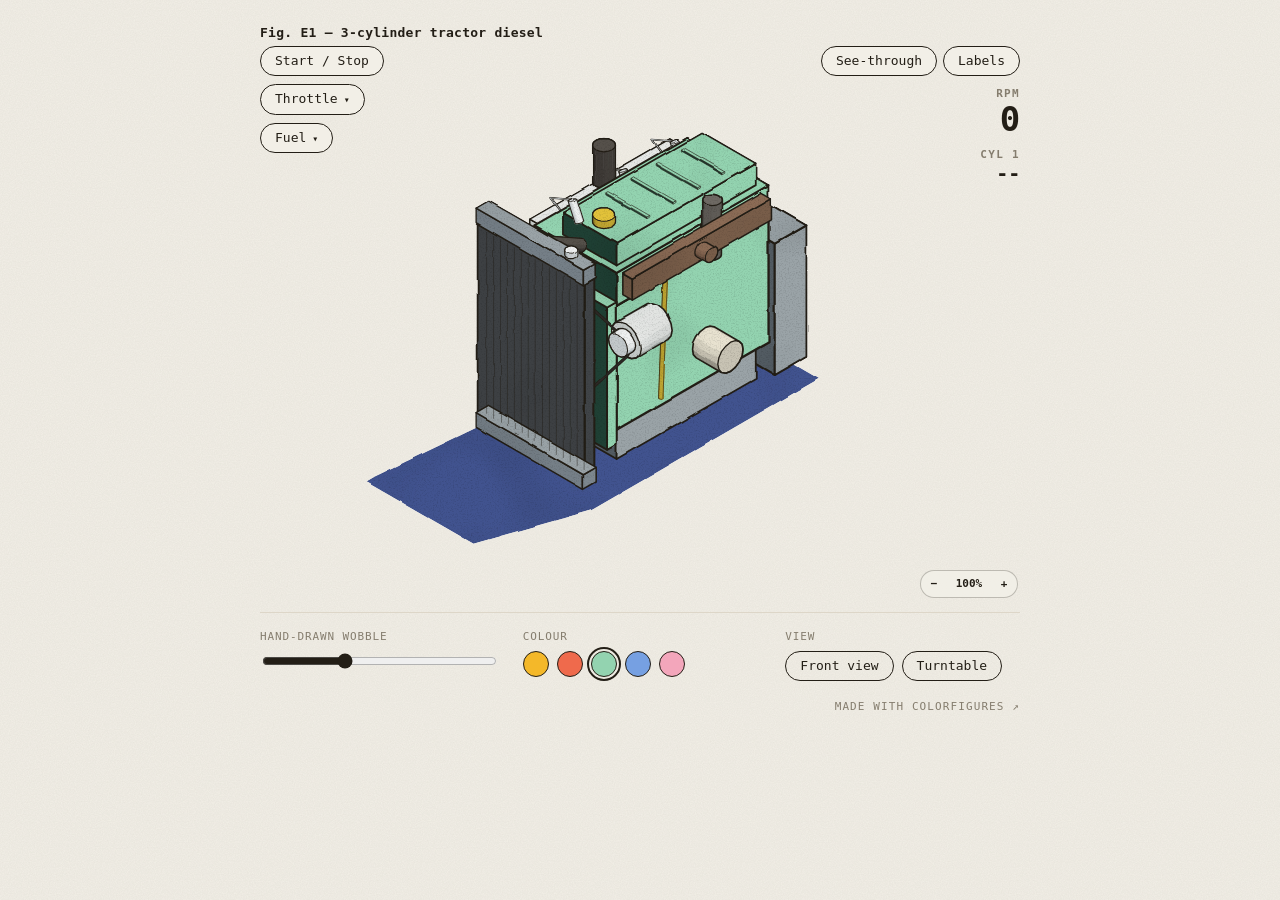
<file: figures/engine/index.html>
<!doctype html>
<html lang="en"><head><meta charset="utf-8"><meta name="viewport" content="width=device-width,initial-scale=1">
<title>3-cylinder diesel engine</title><style>.mcap{display:none!important}@media (max-width:560px){.stat .v{font-size:20px!important}.stats{align-items:flex-end}}@media (min-width:561px){.vset{top:4px!important}#stats{top:var(--vset-h,44px)!important}}</style><style>@media (max-width:560px){body > header{display:none}}</style><script>window.FIG_A = () => innerWidth <= 560 ? 1.1 : .75;</script><script>window.LBL_U = () => { if (innerWidth > 560) return 0; const s = document.getElementById("fig"); return s && s.clientWidth && s.viewBox.baseVal.width ? s.viewBox.baseVal.width / s.clientWidth : 0; };</script></head><body>
<script>
/* ============================================================
   Colorfigures core: projection, shapes, shading, ink, labels, page shell.
   A figure page includes this file (scripts/build.py inlines it), then calls mountFigure({...}).
   See SKILL.md for the drawing contract and conventions.
   One fixed view (front-left-top) and one fixed light (from above, behind the viewer's right shoulder: the front is lit,
   the left side is in shade, and cast shadows fall toward the lower left of the screen).
   ============================================================ */

/* ---------- palettes ---------- */
const PALS = {
  mustard: { l:'#f4b829', m:'#d49c1f', d:'#4e4a18' },
  tomato:  { l:'#ef6a4c', m:'#cf5038', d:'#4a2219' },
  mint:    { l:'#93d3b0', m:'#71b693', d:'#1f4034' },
  cobalt:  { l:'#76a0e2', m:'#5a82c6', d:'#1c2948' },
  blush:   { l:'#f3a6bb', m:'#d8869c', d:'#4b2430' },
};
const METAL   = { l:'#eef0f0', m:'#c6ccce', d:'#8f989b' };
const CLEAR   = { l:'#e4f2f4', m:'#c4dfe4', d:'#97b9c0' };
const CERAMIC = { l:'#fbfaf3', m:'#e3e0d2', d:'#bdb8a6' };
const DARK    = { l:'#55504a', m:'#3d3935', d:'#272421' };
const INK = '#231e16';
const SHADOW = '#41538f';

/* ---------- projection (x = depth toward viewer-right, y = toward viewer-left, z = up) ---------- */
const C = Math.cos(Math.PI/6), S = Math.sin(Math.PI/6);
let OX = 0, OY = 0;
/* Free orthographic camera (internal names start with CAM_ / cam so they never clash with a figure's own names). YAW turns the viewer around the vertical axis (45° = the classic front-left view),
   PITCH is how far it looks down (35.26° = true isometric). At the defaults P() is exactly the old isometric
   projection, so every figure drawn for it still lines up. Drag the figure to orbit; double-click to reset.
   rotV(n) maps a world direction into the default view's frame, so vis / tone / any "sum of rotV > 0" test keep
   working at every angle: the viewer is always (1,1,1) and the light stays put relative to the viewer. */
let VIEW = 0, RC = [0, 0], RCZ = 0;
const VIEW_NAMES = ['front', 'left side', 'back', 'right side'];
const TURNS = [0, 2];
const YAW0 = 45, PITCH0 = Math.atan(1/Math.SQRT2) * 180/Math.PI, CAM_K = Math.sqrt(1.5);
let YAW = YAW0, PITCH = PITCH0, CAM_R, CAM_U, CAM_V, CAM_D;                       // right, up, toward viewer, screen-down
const camBasis = (yaw, pitch) => { const t = yaw*Math.PI/180, p = pitch*Math.PI/180, ct = Math.cos(t), st = Math.sin(t), cp = Math.cos(p), sp2 = Math.sin(p);
  return { R:[st,-ct,0], U:[-sp2*ct,-sp2*st,cp], V:[cp*ct,cp*st,sp2] }; };
const CAM_B0 = camBasis(YAW0, PITCH0);
// CAM_LIM: how far (deg) the camera may turn either side of the front view; null = all the way round (set per figure)
let CAM_LIM = null;
function setCam(yaw, pitch){ YAW = CAM_LIM == null ? yaw : Math.max(YAW0 - CAM_LIM, Math.min(YAW0 + CAM_LIM, yaw));
  PITCH = CAM_LIM == null ? Math.max(6, Math.min(78, pitch)) : Math.max(15, Math.min(62, pitch)); const b = camBasis(YAW, PITCH); CAM_R = b.R; CAM_U = b.U; CAM_V = b.V; CAM_D = CAM_U.map(v => -v); }
setCam(YAW0, PITCH0);
const camDot = (a,b) => a[0]*b[0]+a[1]*b[1]+a[2]*b[2];
const rotV = n => { const r = camDot(n,CAM_R), u = camDot(n,CAM_U), v = camDot(n,CAM_V); return [0,1,2].map(i => CAM_B0.R[i]*r + CAM_B0.U[i]*u + CAM_B0.V[i]*v); };
// the light's ground direction turns with the viewer's yaw only (shadows always fall toward the lower left of the screen)
const yawTurn = ([x,y]) => { const t = (YAW - YAW0)*Math.PI/180, c = Math.cos(t), s = Math.sin(t); return [x*c - y*s, x*s + y*c]; };
const rotXY = (x,y) => [x, y];                                                // kept for old callers
const P0 = (x,y,z) => [(x-y)*C + OX, (x+y)*S - z + OY];                       // raw iso
const P  = (x,y,z) => { const q = [x-RC[0], y-RC[1], z-RCZ];
  return [CAM_K*camDot(q,CAM_R) + (RC[0]-RC[1])*C + OX, CAM_K*camDot(q,CAM_D) + (RC[0]+RC[1])*S - RCZ + OY]; };
const Dv = (x,y,z) => [CAM_K*camDot([x,y,z],CAM_R), CAM_K*camDot([x,y,z],CAM_D)];
// distance toward the viewer: draw parts with smaller depth first
const depthOf = p => camDot(p, CAM_V);
// sort [{at:[x,y,z], svg}] back-to-front for the current camera. A part may also give box:[[x0,y0,z0],[x1,y1,z1]]:
// when two boxes are separated along x, y or z, the one on the viewer's side goes last (a centre point alone gets long
// or wrapping parts wrong: a pole beside a row of keys, a spout reaching past a cup).
const boxMid = b => [0,1,2].map(k => (b[0][k] + b[1][k]) / 2);
const sepOrder = (p, q) => { if (!p.box || !q.box) return 0;
  for (let k = 0; k < 3; k++){ if (p.box[1][k] <= q.box[0][k] + 1e-6) return CAM_V[k] >= 0 ? -1 : 1; if (q.box[1][k] <= p.box[0][k] + 1e-6) return CAM_V[k] >= 0 ? 1 : -1; }
  return 0; };
const byDepth = parts => parts.filter(Boolean).sort((p,q) => sepOrder(p,q) || (depthOf(p.at || boxMid(p.box)) - depthOf(q.at || boxMid(q.box)))).map(p => p.svg).join('');
// the half of a vertical ring that faces the viewer / is turned away, as [from, to] angles in degrees (0 = +x, 90 = +y)
const nearHalf = () => [YAW - 90, YAW + 90], farHalf = () => [YAW + 90, YAW + 270];
// an open container (cup, bin, cone, drum) between two rings: far inner wall, then its contents, then the near outer wall
const openShell = (A, B, colour, contents = '') => loft(A, B, colour, true) + contents + loft(A, B, colour);
const f  = v => v.toFixed(1);
const pd = (pts, close=true) => 'M' + pts.map(p => { const q = P(p[0],p[1],p[2]); return f(q[0])+' '+f(q[1]); }).join('L') + (close ? 'Z' : '');
const sp = pts => 'M' + pts.map(q => f(q[0])+' '+f(q[1])).join('L') + 'Z';

/* ---------- 2D shapes in a plane's (u,v) coords (v up), mapped to 3D by a plane ---------- */
const arcUV  = (cu,cv,r,a0,a1,n=7) => { const o=[]; for (let i=0;i<=n;i++){ const a=(a0+(a1-a0)*i/n)*Math.PI/180; o.push([cu+r*Math.cos(a), cv+r*Math.sin(a)]); } return o; };
const rrUV   = (u0,v0,u1,v1,r,n=7) => r <= 0 ? rectUV(u0,v0,u1,v1) : [...arcUV(u1-r,v0+r,r,-90,0,n), ...arcUV(u1-r,v1-r,r,0,90,n), ...arcUV(u0+r,v1-r,r,90,180,n), ...arcUV(u0+r,v0+r,r,180,270,n)];
const rectUV = (u0,v0,u1,v1) => [[u0,v0],[u1,v0],[u1,v1],[u0,v1]];
const ellUV  = (cu,cv,ru,rv,n=24) => Array.from({length:n}, (_,i) => { const a=i/n*2*Math.PI; return [cu+ru*Math.cos(a), cv+rv*Math.sin(a)]; });
const PX = x => ([u,v]) => [x,u,v];      // front-facing plane x = const   (u = y, v = z)
const PY = y => ([u,v]) => [u,y,v];      // side plane y = const           (u = x, v = z)
const PZ = z => ([u,v]) => [u,v,z];      // horizontal plane z = const     (u = x, v = y)
const on = (plane, uv) => uv.map(plane);

/* ---------- vectors + shading ---------- */
const sub=(a,b)=>[a[0]-b[0],a[1]-b[1],a[2]-b[2]], dot=(a,b)=>a[0]*b[0]+a[1]*b[1]+a[2]*b[2];
const cross=(a,b)=>[a[1]*b[2]-a[2]*b[1], a[2]*b[0]-a[0]*b[2], a[0]*b[1]-a[1]*b[0]];
const norm=a=>{ const l=Math.hypot(...a)||1; return a.map(v=>v/l); };
const avg=ps=>ps.reduce((s,p)=>[s[0]+p[0]/ps.length,s[1]+p[1]/ps.length,s[2]+p[2]/ps.length],[0,0,0]);
const vis = n => { const r = rotV(n); return r[0]+r[1]+r[2] > 1e-6; };   // viewer looks from (+1,+1,+1) after the turn
const facing = vis;                                                       // readable alias: is this face toward the viewer?
const SHADOW_K = 0.85, AZ_MIN = 20, AZ_MAX = 160;
// cast shadows are drawn shorter than the shading light implies (0.45 × height instead of 0.85 ×): long shadows of tall
// parts on thin supports (a lamp shade, a fan head) land far from the object and read as separate blobs
const SHADOW_LEN = 0.45;
let L = [0,0,1], SH = [0,0];
function setLight(deg){ const a=deg*Math.PI/180; SH=[SHADOW_K*Math.cos(a), SHADOW_K*Math.sin(a)]; L=norm([-SH[0],-SH[1],1]); }
const LIN = norm([.6,.2,1]);                       // fixed light for interiors / small props
// Three flat tones, but blended across a narrow band at each step, so a face that turns past a threshold while the
// figure rotates fades between tones instead of snapping (at rest almost every face still sits on a pure tone).
const SOFT = .18;
const step3 = (d, hi, lo, m) => { const ss = (a, b, x) => { const k = Math.min(1, Math.max(0, (x - a)/(b - a))); return k*k*(3 - 2*k); };
  const a = ss(hi - SOFT, hi + SOFT, d), b = ss(lo - SOFT, lo + SOFT, d);
  return a >= 1 ? m.l : b <= 0 ? m.d : a > 0 ? mix(m.m, m.l, a) : b < 1 ? mix(m.d, m.m, b) : m.m; };
const tone  = (n,m) => step3(dot(rotV(n),L),   -.15, -.45, m);   // exterior, follows the sun
const toneI = (n,m) => step3(dot(rotV(n),LIN),  .6,   .05, m);   // interior / props
const mix = (a,b,t) => '#' + [1,3,5].map(i => Math.round(parseInt(a.substr(i,2),16)*(1-t) + parseInt(b.substr(i,2),16)*t).toString(16).padStart(2,'0')).join('');
const matOf = hex => ({ l:hex, m:mix(hex,'#000000',.16), d:mix(hex,'#000000',.42) });
const ease = t => t<.5 ? 2*t*t : 1-Math.pow(-2*t+2,2)/2;

/* ---------- drawing primitives (all return SVG strings) ---------- */
const ink   = (d,w=1.0) => `<path d="${d}" fill="none" stroke="${INK}" stroke-width="${w}" stroke-linejoin="round" stroke-linecap="round"/>`;
const fill  = (d,c,extra='') => `<path d="${d}" fill="${c}" ${extra}/>`;
const face  = (d,c) => `<path d="${d}" fill="${c}" stroke="${c}" stroke-width=".7" stroke-linejoin="round"/>`;
const shape = (pts,c,w=.9) => fill(pd(pts),c) + (w ? ink(pd(pts),w) : '');
const line  = (pts,w=.9) => ink(pd(pts,false),w);
// Loft between two rings of equal length (closed). colour(n) picks each strip's fill; flip = seen from inside.
function loft(A, B, colour, flip=false){
  const n=A.length, cen=avg(A.concat(B)); let s='';
  for (let i=0;i<n;i++){
    const a0=A[i], a1=A[(i+1)%n], b1=B[(i+1)%n], b0=B[i];
    let nr = norm(cross(sub(a1,a0), sub(b0,a0)));
    if (!isFinite(nr[0])) continue;
    if (dot(nr, sub(avg([a0,a1,b1,b0]), cen)) < 0) nr = nr.map(v=>-v);
    if (flip) nr = nr.map(v=>-v);
    if (vis(nr)) s += face(pd([a0,a1,b1,b0]), colour(nr));
  }
  return s;
}
function hull(pts){
  pts = pts.slice().sort((a,b)=>a[0]-b[0]||a[1]-b[1]);
  const cr=(o,a,b)=>(a[0]-o[0])*(b[1]-o[1])-(a[1]-o[1])*(b[0]-o[0]); const lo=[], up=[];
  for (const p of pts){ while(lo.length>=2 && cr(lo[lo.length-2],lo[lo.length-1],p)<=0) lo.pop(); lo.push(p); }
  for (const p of pts.reverse()){ while(up.length>=2 && cr(up[up.length-2],up[up.length-1],p)<=0) up.pop(); up.push(p); }
  lo.pop(); up.pop(); return lo.concat(up);
}
// Silhouette ink, weighted by how thick the part is on screen (like a hand inker): the w you pass is the most it gets.
// Thickness = 2 × area / perimeter of the outline (a rod's diameter, about half a box's width), as a share of the
// frame width. A long thin rod, a handle or a knob stays light (~1–1.5); a grinder, kettle or machine body gets the
// heavy ~2.4–2.8. Thin parts stay thin and parts keep air between them.
const hullInk = (pts3, w=1.4) => { const h = hull(pts3.map(p=>P(...p))); let a = 0, per = 0;
  for (let i = 0; i < h.length; i++){ const p = h[i], q = h[(i+1) % h.length]; a += p[0]*q[1] - q[0]*p[1]; per += Math.hypot(q[0]-p[0], q[1]-p[1]); }
  const thick = per ? Math.abs(a) / per / (INK_K * INK_REF_VB) : 0;
  return ink(sp(h), Math.min(w, .9 + 20*thick)); };
// Axis-aligned box: three visible faces, shaded, each outlined. shade = tone (sunlit) or toneI (interior).
function box(x0,y0,z0,x1,y1,z1,m,shade=toneI,w=.9){
  // all six faces, drawn only when they face the viewer (sides first, then top) — correct in every VIEW
  const F = [
    [[0,1,0],  [[x0,y1,z0],[x1,y1,z0],[x1,y1,z1],[x0,y1,z1]]],
    [[1,0,0],  [[x1,y0,z0],[x1,y1,z0],[x1,y1,z1],[x1,y0,z1]]],
    [[0,-1,0], [[x0,y0,z0],[x1,y0,z0],[x1,y0,z1],[x0,y0,z1]]],
    [[-1,0,0], [[x0,y0,z0],[x0,y1,z0],[x0,y1,z1],[x0,y0,z1]]],
    [[0,0,1],  [[x0,y0,z1],[x1,y0,z1],[x1,y1,z1],[x0,y1,z1]]] ];
  return F.filter(([n]) => vis(n)).map(([n,q]) => shape(q, shade(n,m), w)).join('');
}
// Rounded-profile extrusion: profile (u=y, v=z) swept along x from x0 to x1. Body of most machines.
function extrude(profileUV, x0, x1, m, shade=tone){ return loft(on(PX(x0),profileUV), on(PX(x1),profileUV), n=>shade(n,m)); }
// Vertical cylinder (axis z) centred (x,y), radius r from z0 to z1, with top cap.
function cyl(x,y,z0,z1,r,m,shade=toneI,w=1.2,n=24){
  const A=on(PZ(z0),ellUV(x,y,r,r,n)), B=on(PZ(z1),ellUV(x,y,r,r,n));
  return loft(A,B,nr=>shade(nr,m)) + fill(pd(B),shade([0,0,1],m)) + hullInk([...A,...B],w) + ink(pd(B),w*.8);
}
// Cylinder lying along x (e.g. a knob or dial sticking out of a front face): centred (y,z), from x0 to x1.
function cylX(x0,x1,y,z,r,m,shade=toneI,w=1.1,n=20){
  const A=on(PX(x0),ellUV(y,z,r,r,n)), B=on(PX(x1),ellUV(y,z,r,r,n));
  // cap on whichever end faces the viewer (the +x end in VIEW 0)
  const capB = vis([1,0,0]), cap = capB ? B : A, cn = capB ? [1,0,0] : [-1,0,0];
  return loft(A,B,nr=>shade(nr,m)) + (vis(cn) ? fill(pd(cap),shade(cn,m)) : '') + hullInk([...A,...B],w) + (vis(cn) ? ink(pd(cap),w*.8) : '');
}
// Cylinder between any two 3D points a and b (a lamp arm, a rod, a pipe at an angle, a handle bar), radius r.
// The end facing the viewer gets a cap. For a tapered part (a cone, a lamp shade) pass r1 for the radius at b.
function rod(a, b, r, m, shade=toneI, w=1, r1=r, n=16){
  const d = norm(sub(b, a)), u = norm(cross(d, Math.abs(d[2]) < .9 ? [0,0,1] : [1,0,0])), v = cross(d, u);
  const ring = (p, rr) => Array.from({length:n}, (_,i) => { const t = i/n*2*Math.PI, c = Math.cos(t)*rr, s2 = Math.sin(t)*rr;
    return [p[0] + u[0]*c + v[0]*s2, p[1] + u[1]*c + v[1]*s2, p[2] + u[2]*c + v[2]*s2]; });
  const A = ring(a, r), B = ring(b, r1), capB = vis(d), cap = capB ? B : A, cn = capB ? d : d.map(x => -x);
  return loft(A, B, nr => shade(nr, m)) + (Math.max(r, r1) > 0 ? fill(pd(cap), shade(cn, m)) + ink(pd(cap), w*.8) : '') + hullInk([...A, ...B], w);
}
// Text lying flat on a front plane x = const, centred at (y,z) baseline; reads left-to-right on screen.
// text sits on a face: if its reading direction comes out mirrored (or edge-on), that face is turned away, so the text is hidden
const txM = (o, U, V) => (U[0]*V[1] - U[1]*V[0]) <= .02 * Math.hypot(...U) * Math.hypot(...V) ? `matrix(0 0 0 0 ${f(o[0])} ${f(o[1])})` : `matrix(${U[0].toFixed(4)} ${U[1].toFixed(4)} ${V[0].toFixed(4)} ${V[1].toFixed(4)} ${f(o[0])} ${f(o[1])})`;
const tx = (x,y,z,str,size,col=INK,weight=700) => { const o=P(x,y,z);
  return `<text transform="${txM(o, Dv(0,-1,0), Dv(0,0,-1))}" font-size="${size}" fill="${col}" text-anchor="middle" font-family="ui-monospace,Menlo,monospace" font-weight="${weight}" letter-spacing=".04em">${str}</text>`; };
// Text on a side plane y = const, centred at (x,z).
const txY = (x,y,z,str,size,col=INK,weight=700) => { const o=P(x,y,z);
  return `<text transform="${txM(o, Dv(1,0,0), Dv(0,0,-1))}" font-size="${size}" fill="${col}" text-anchor="middle" font-family="ui-monospace,Menlo,monospace" font-weight="${weight}" letter-spacing=".04em">${str}</text>`; };
// Cast shadow of a set of 3D points (any outline of the object), pushed along the light onto z = 0.
// the light stays put relative to the viewer, so the shadow is cast in turned coordinates
// z0: the surface it falls on (a board, a counter); clip it to that surface with clipTo(...) if it could spill off.
// clip: the 3D outline of the surface it falls on (e.g. boardTop(...)), so it can't spill over the edge.
const castShadow = (pts3, z0=0, clip=null) => { const k = SHADOW_LEN / SHADOW_K, [sx, sy] = yawTurn(SH);
  const s = fill(sp(hull(pts3.map(([x,y,z]) => P(x+(z-z0)*sx*k, y+(z-z0)*sy*k, z0)))), SHADOW);
  return clip ? clipTo(clip, s) : s; };
// A board for the object to stand on (a tray, a desk top, a counter): a rounded slab from (x0,y0) to (x1,y1), h thick.
// Draw it first; then castShadow(points, h, boardTop(x0,y0,x1,y1,h,r)) so shadows lie on it and stop at its edge.
const BOARD = { l:'#e6e1d4', m:'#cfc8b8', d:'#aaa293' }, WOOD = { l:'#d9a86c', m:'#bf8a4f', d:'#8e6236' };
const boardTop = (x0,y0,x1,y1,h=3,r=5) => on(PZ(h), rrUV(x0,y0,x1,y1,r));
function board(x0,y0,x1,y1,h=3,r=5,m=BOARD){
  const A = on(PZ(0), rrUV(x0,y0,x1,y1,r)), B = boardTop(x0,y0,x1,y1,h,r);
  return loft(A, B, n => toneI(n, m)) + fill(pd(B), m.l) + ink(pd(B), 1) + hullInk([...A, ...B], 1.8);
}
// Group helpers: clickable target, clip to an opening.
const act  = (name, inner, data='') => `<g data-act="${name}" ${data}>${inner}</g>`;
let _clipN = 0;
// Part label (for "how does it work" figures): a cream pill with a leader line to a 3D point on the part.
// dx, dy = where the pill sits, in screen units at the reference zoom (they scale with the figure like stroke widths).
// on = that part is working right now (the pill turns the accent colour). Labels can be hidden with the Labels switch.
function tag(p3, dx, dy, text, on=false){
  // on a phone (LBL_U = drawing units per screen px) the pill is a numbered badge and the names go in a legend under the figure
  const u = window.LBL_U ? LBL_U() : 0, n = ((window.__ln || (window.__ln = {}))[text] || (__ln[text] = Object.keys(__ln).length + 1));
  const k = INK_K, [X,Y] = P(...p3), fs = u ? 10*u : 8.6*k, h = u ? 17*u : fs*1.8, w = u ? h*(n > 9 ? 1.3 : 1) : text.length*fs*.62 + fs*1.5, cx = X + dx*k, cy = Y + dy*k;
  return `<g class="tag${on ? ' on' : ''}" data-n="${n}" data-t="${text}"><path d="M${f(X)} ${f(Y)}L${f(cx)} ${f(cy)}" fill="none" stroke="${INK}" stroke-width="1"/>`
    + `<circle cx="${f(X)}" cy="${f(Y)}" r="${f(1.3*k)}" fill="${INK}"/>`
    + `<rect x="${f(cx-w/2)}" y="${f(cy-h/2)}" width="${f(w)}" height="${f(h)}" rx="${f(h/2)}" fill="${on ? 'var(--accent,#f4b829)' : '#fff4d6'}" stroke="${INK}" stroke-width="1.2"/>`
    + `<text x="${f(cx)}" y="${f(cy+fs*.36)}" font-size="${f(fs)}" text-anchor="middle" font-family="ui-monospace,Menlo,monospace" font-weight="800" letter-spacing=".04em" fill="${INK}">${u ? n : text}</text></g>`;
}
const clipTo = (pts3, inner) => { const id = 'k' + (++_clipN); return `<clipPath id="${id}"><path d="${pd(pts3)}"/></clipPath><g clip-path="url(#${id})">${inner}</g>`; };

/* ---------- constant on-screen line weight ----------
   Stroke widths are written in model units, and each figure is zoomed to fill the frame, so a small
   object would get fat lines. INK_K rescales every stroke-width (and the wobble/grain filter) so all
   figures match the reference zoom of the booth / vending machine (viewBox ≈ 585 units wide). */
const INK_REF_VB = 585;
let INK_K = 1;
const inkScale = svg => INK_K === 1 ? svg : svg.replace(/stroke-width="([\d.]+)"/g, (_, w) => `stroke-width="${(+w * INK_K).toFixed(2)}"`);

/* ---------- page shell ---------- */
const CORE_CSS = `
  :root{--paper:#f2efe7;--ink:#231e16;--muted:#857d6e;--rule:#ddd6c8}
  *{box-sizing:border-box} html,body{margin:0;height:100%}
  body{background-color:var(--paper);
    background-image:url("data:image/svg+xml;utf8,<svg xmlns='http://www.w3.org/2000/svg' width='320' height='320'><filter id='p'><feTurbulence type='fractalNoise' baseFrequency='.85' numOctaves='3' stitchTiles='stitch'/><feColorMatrix values='0 0 0 0 .42  0 0 0 0 .39  0 0 0 0 .33  .16 0 0 0 0'/></filter><rect width='100%' height='100%' filter='url(%23p)'/></svg>");
    overflow-x:hidden;color:var(--ink);font:13px/1.4 ui-monospace,SFMono-Regular,Menlo,monospace;display:flex;flex-direction:column;align-items:center;padding:24px 16px 32px}
  header{width:100%;max-width:760px;display:flex;justify-content:space-between;align-items:baseline;gap:12px;flex-wrap:wrap}
  header h1{font-size:13px;font-weight:600;margin:0;letter-spacing:.02em} header span{color:var(--muted)}
  #fig{width:100%;max-width:760px;height:auto;display:block;margin:4px 0 8px;user-select:none;overflow:visible}
  #fig{cursor:grab;touch-action:pan-y} #fig.drag{cursor:grabbing} #fig [data-act]{cursor:pointer}
  #readout, .idea{display:none}   /* status line + big idea are off: the buttons and motion tell the story */
  .idea{width:100%;max-width:760px;margin:-6px 0 16px;font-size:12.5px;line-height:1.5;text-align:center;color:var(--ink)}
  .idea strong{letter-spacing:.12em;text-transform:uppercase;font-size:11px;margin-right:8px}
  #readout{position:relative;min-height:1.4em;letter-spacing:.08em;text-transform:uppercase;margin-bottom:14px;text-align:center;text-shadow:0 0 3px var(--paper),0 0 6px var(--paper),0 0 10px var(--paper)}
  .stage{position:relative;width:100%;max-width:760px}
  .actions{position:absolute;top:4px;left:0;display:flex;flex-direction:column;align-items:flex-start;gap:8px;z-index:2;max-width:220px}
  .actions .cap{color:var(--muted);font-size:11px;letter-spacing:.08em;text-transform:uppercase;margin:0 0 2px}
  html.nolabels #fig .tag{display:none}
  .ctl[hidden]{display:none}
  /* ui.flash(text): a short note under the buttons ("the can is empty — refill it"); the status line itself stays hidden */
  .toast{position:absolute;left:0;z-index:3;font-size:11.5px;letter-spacing:.06em;text-transform:uppercase;background:var(--paper);
    border:1.5px solid var(--ink);border-radius:8px;padding:4px 9px;box-shadow:2px 2px 0 var(--ink);opacity:0;transition:opacity .2s;pointer-events:none;max-width:240px}
  .toast.show{opacity:1}
  .made-with{width:100%;max-width:760px;margin-top:18px;text-align:right;font-size:11px;letter-spacing:.1em;text-transform:uppercase}
  .made-with a{color:var(--muted);text-decoration:none} .made-with a:hover{color:var(--ink)}
  .stats{position:absolute;top:4px;right:0;display:flex;flex-direction:column;align-items:flex-end;gap:10px;z-index:2;text-align:right}
  .stat .k{font-size:11px;font-weight:700;letter-spacing:.12em;text-transform:uppercase;color:var(--muted)}
  .stat .v{font-size:34px;font-weight:800;line-height:1.05;letter-spacing:-.01em;font-variant-numeric:tabular-nums;color:var(--ink)}
  .stat.small .v{font-size:20px}
  .stat .v.bump{animation:bump .35s ease-out}
  @keyframes bump{0%{transform:scale(1.18)}100%{transform:none}}
  .stepwrap{position:relative;display:flex;align-items:center;gap:8px}
  .act{font:inherit;color:var(--ink);background:var(--paper);border:1.5px solid var(--ink);border-radius:999px;padding:5px 14px;cursor:pointer;white-space:nowrap}
  .act:hover{background:color-mix(in srgb,var(--paper) 92%,var(--ink))}
  .act .car{margin-left:6px;font-size:10px}
  .act:focus-visible{outline:2px solid var(--ink);outline-offset:3px}
  .chips{display:none;flex-wrap:wrap;gap:6px;background:var(--paper);border:2px solid var(--ink);border-radius:12px;box-shadow:3px 3px 0 var(--ink);
    padding:8px;width:max-content;max-width:min(300px,62vw);position:absolute;left:calc(100% + 10px);top:-4px;z-index:3}
  .stepwrap.open .chips{display:flex}
  .chip{white-space:nowrap;font:inherit;font-size:11.5px;font-weight:700;color:var(--ink);background:var(--paper);border:1.5px solid var(--ink);border-radius:8px;padding:4px 8px;cursor:pointer;box-shadow:2px 2px 0 var(--ink)}
  .chip:hover{background:var(--accent,#f4b829);transform:translate(-1px,-1px)}
  .chip.current{background:var(--ink);color:var(--paper)} .chip.current:hover{background:var(--ink);transform:none}
  .chip.off{opacity:.45} .chip.off:hover{transform:none;background:var(--paper)}
  
  @media (max-width:560px){body{padding:14px 12px 24px}header span,.actions .cap{display:none}.actions{flex-direction:row;flex-wrap:wrap;gap:6px}.act{font-size:12px;padding:4px 11px}.stats{position:static;flex-direction:row;justify-content:flex-end;gap:18px;margin-bottom:4px}.actions{position:static;max-width:none;margin:6px 0 4px}.chips{left:0;top:calc(100% + 8px)}}
  .controls{width:100%;max-width:760px;display:grid;grid-template-columns:repeat(auto-fit,minmax(200px,1fr));gap:14px 28px;border-top:1px solid var(--rule);padding-top:16px}
  .ctl{display:flex;flex-direction:column;gap:6px}
  .ctl label{color:var(--muted);font-size:11px;letter-spacing:.08em;text-transform:uppercase}
  input[type=range]{width:100%;accent-color:var(--ink)}
  .row{display:flex;gap:8px;flex-wrap:wrap}
  button{font:inherit;color:var(--ink);background:transparent;border:1.5px solid var(--ink);border-radius:999px;padding:5px 14px;cursor:pointer}
  button:hover{background:#0000000d}
  button[aria-pressed=true]:not(.sw){background:var(--ink);color:var(--paper)}
  .sw{width:26px;height:26px;padding:0;border-radius:50%} .sw[aria-pressed=true]{outline:2px solid var(--ink);outline-offset:2px}`;

const filterFor = k => `<filter id="hand" x="-3%" y="-3%" width="106%" height="106%" color-interpolation-filters="sRGB">
  <feTurbulence type="fractalNoise" baseFrequency="${(0.045/k).toFixed(4)}" numOctaves="2" seed="4" result="warp"/>
  <feDisplacementMap id="wob" in="SourceGraphic" in2="warp" scale="${(2.4*k).toFixed(2)}" xChannelSelector="R" yChannelSelector="G" result="wob"/>
  <feTurbulence type="fractalNoise" baseFrequency="${(0.9/k).toFixed(4)}" numOctaves="3" seed="11" result="n1"/>
  <feColorMatrix in="n1" type="matrix" values=".3 0 0 0 .84  .3 0 0 0 .84  .3 0 0 0 .84  0 0 0 0 1" result="grain"/>
  <feTurbulence type="fractalNoise" baseFrequency="${(0.012/k).toFixed(4)}" numOctaves="2" seed="7" result="n2"/>
  <feColorMatrix in="n2" type="matrix" values=".3 0 0 0 .85  .3 0 0 0 .85  .3 0 0 0 .85  0 0 0 0 1" result="blot"/>
  <feBlend in="wob" in2="grain" mode="multiply" result="g1"/><feBlend in="g1" in2="blot" mode="multiply" result="g2"/>
  <feComposite in="g2" in2="wob" operator="in"/></filter>`;

/* mountFigure({
     fig:'03', title:'Photo booth', hint:'click the curtain…',
     size:[W,D,H],                 // bounding box, used to frame the view (shadow range included)
     palette:'mustard',            // default PALS key
     state:{...},                  // figure state (st.pal is built in)
     scene: (st, m) => svgString,  // m = current palette {l,m,d}
     readout: st => 'text',        // status line under the figure
     buttons: [{label, onClick(st, ui)}      // listed in the order the user should do them
               | {label, choices: st => [{label, onClick(st,ui), current?, disabled?, why?}]}],   // opens a picker
     stats: st => [{label, value, small?}],   // optional: big numbers top-right (credit, change, score)
     credit: false,                // optional: hide the small "Made with Colorfigures" link
     acts: { name(st, el, ui){} },  // clicks on act(name, …) groups; el has dataset
     params(st, q){}               // optional: read URLSearchParams for screenshot states
   })  -> ui = { st, render, animate(stepFn), flash(text,ms) }
   animate(step): calls step(dt seconds) every frame and re-renders until step returns false. */
addEventListener('error', e => { document.documentElement.dataset.errors = (document.documentElement.dataset.errors || '') + ' ' + e.message + ';'; });
/* The hand-drawn filter's noise never changes, but browsers recompute every feTurbulence each time the drawing changes
   (on phones SVG filters run on the CPU, so this is most of the cost of a frame). bakeNoise renders each noise layer once
   into an image and swaps it in: coarse layers as one small image over the whole view (they are smooth, so scaling up
   is invisible), fine grain as a seamless tile. If anything fails (an old browser), the live filter simply stays. */
function bakeNoise(svg){
  const fl = document.getElementById('hand'); if (!fl || typeof Image === 'undefined') return;
  const NS = 'http://www.w3.org/2000/svg', vb = svg.viewBox.baseVal;
  const x0 = vb.x - vb.width*.35, y0 = vb.y - vb.height*.35, w0 = vb.width*1.7, h0 = vb.height*1.7;
  for (const t of [...fl.querySelectorAll('feTurbulence')]){
    const fq = parseFloat(t.getAttribute('baseFrequency')), oct = +(t.getAttribute('numOctaves') || 1);
    if (!(fq > 0)) continue;
    const fine = fq * Math.max(w0, h0) > 80;
    if (fine) continue;   // fine grain stays live: a repeated tile leaves faint seams on some GPUs
    const rx = fine ? 0 : x0, ry = fine ? 0 : y0, rw = fine ? 48 / fq : w0, rh = fine ? 48 / fq : h0;
    const ppu = fq * (fine ? 7 : 5) * Math.pow(2, Math.max(0, oct - 1) * .5), PW = Math.ceil(rw * ppu), PH = Math.ceil(rh * ppu);
    if (PW * PH > 1200 * 1200) continue;
    const tb = t.cloneNode(); tb.removeAttribute('result'); if (fine) tb.setAttribute('stitchTiles', 'stitch');
    const src = `<svg xmlns="${NS}" width="${PW}" height="${PH}" viewBox="${rx} ${ry} ${rw} ${rh}"><filter id="n" filterUnits="userSpaceOnUse" x="${rx}" y="${ry}" width="${rw}" height="${rh}" color-interpolation-filters="sRGB">${tb.outerHTML}</filter><rect x="${rx}" y="${ry}" width="${rw}" height="${rh}" filter="url(#n)"/></svg>`;
    const img = new Image();
    img.onload = () => { try {
      const c = document.createElement('canvas'); c.width = PW; c.height = PH; const g = c.getContext('2d'); g.drawImage(img, 0, 0);
      // store the noise's colour values fully opaque: the filter reads its colour channels, and an image with
      // see-through pixels would be read premultiplied (darker) by some browsers
      const px = g.getImageData(0, 0, PW, PH); for (let i = 3; i < px.data.length; i += 4) px.data[i] = 255; g.putImageData(px, 0, 0);
      const url = c.toDataURL('image/png'), res = t.getAttribute('result');
      const im = document.createElementNS(NS, 'feImage');
      // a tile must sit inside the filter's region (the drawing's box) or it gets clipped: anchor it at the drawing's
      // centre, snapped to whole tiles so the grain keeps the same phase as the live noise would
      let ox = rx, oy = ry;
      if (fine){ const bb = svg.getElementById ? document.getElementById('art').getBBox() : { x: 0, y: 0, width: 0, height: 0 };
        ox = Math.floor((bb.x + bb.width/2) / rw) * rw; oy = Math.floor((bb.y + bb.height/2) / rh) * rh; }
      for (const [k, v] of [['x', ox], ['y', oy], ['width', rw], ['height', rh], ['preserveAspectRatio', 'none']]) im.setAttribute(k, v);
      im.setAttribute('href', url); im.setAttributeNS('http://www.w3.org/1999/xlink', 'xlink:href', url);
      if (!t.isConnected) return;
      if (fine){ im.setAttribute('result', res + '_tile'); const tl = document.createElementNS(NS, 'feTile'); tl.setAttribute('in', res + '_tile'); tl.setAttribute('result', res); t.replaceWith(im, tl); }
      else { im.setAttribute('result', res); t.replaceWith(im); }
    } catch (e) {} };
    img.src = 'data:image/svg+xml;charset=utf-8,' + encodeURIComponent(src);
  }
}
function mountFigure(cfg){
  document.title = cfg.title;
  const style = document.createElement('style'); style.textContent = CORE_CSS; document.head.appendChild(style);
  document.body.innerHTML = `
    <header><h1>Fig. ${cfg.fig} — ${cfg.title}</h1></header>
    <div class="stage">
      ${cfg.buttons && cfg.buttons.length ? `<div class="actions" id="btns"></div>` : ''}
      ${cfg.stats ? '<div class="stats" id="stats"></div>' : ''}
      <div class="toast" id="toast" role="status"></div>
      <svg id="fig" role="img" aria-label="${cfg.title}"><defs id="fdefs"></defs><g id="art" filter="url(#hand)"></g></svg>
    </div>
    <div id="readout"></div>
    ${cfg.idea ? `<p class="idea"><strong>The big idea</strong>${cfg.idea}</p>` : ''}
    <div class="controls">
      <div class="ctl"><label for="wb">Hand-drawn wobble</label><input id="wb" type="range" min="0" max="7" step="0.1" value="2.4"></div>
      <div class="ctl"><label>Colour</label><div class="row" id="pals"></div></div>
      <div class="ctl"><label>View</label><div class="row"><button id="vreset">Front view</button><button id="vspin" aria-pressed="false">Turntable</button></div></div>
      <div class="ctl" id="lblctl" hidden><label>Labels</label><div class="row"><button id="lbl" aria-pressed="true">On</button></div></div>
    </div>
    ${cfg.credit === false ? '' : '<footer class="made-with"><a href="https://april-zhu.com/colorfigures" target="_blank" rel="noopener">Made with Colorfigures ↗</a></footer>'}`;
  const st = cfg.state || {};            // kept as the same object, so a figure may hold on to it
  if (!st.pal) st.pal = cfg.palette || 'mustard';
  if (st.az == null) st.az = 105;
  const q = new URLSearchParams(location.search);
  // a figure turns all the way round only once it has been checked from every side (turn:'full'); otherwise it turns
  // +-60 deg around the front, where it was drawn. ?free=1 unlocks it for testing.
  CAM_LIM = cfg.turn === 'full' || q.get('free') === '1' ? null : 60;
  if (PALS[q.get('pal')]) st.pal = q.get('pal');
  if (cfg.params) cfg.params(st, q);

  // frame on the object itself: centred, filling ~60% of the width / ~78% of the height of a 4:3 view.
  // The cast shadow is allowed to spill outside the frame (svg overflow is visible).
  const [W,D,H] = cfg.size, pts = [];
  OX = OY = 0; RC = cfg.center || [W/2, D/2]; RCZ = H/2;
  VIEW = 0; setCam(YAW0, PITCH0);
  for (const x of [0,W]) for (const y of [0,D]) for (const z of [0,H]) pts.push(P(x,y,z));
  const xs=pts.map(p=>p[0]), ys=pts.map(p=>p[1]);
  const bw = Math.max(...xs)-Math.min(...xs), bh = Math.max(...ys)-Math.min(...ys);
  // the object fills ~74% of the width / ~88% of the height, nudged right of centre so the buttons (top left) stay clear
  // on a phone (FIG_A, from the gallery) the frame grows taller than 4:3, as far as the object needs, so tall machines fill it;
  // the spare height goes mostly below; the object stays centred (its shadow may run off the edge, by the owner's call)
  const PA = window.FIG_A ? FIG_A() : .75, A = PA === .75 ? .75 : Math.min(PA, Math.max(.75, bh/.88/(bw/.74)*1.08)), vbW = Math.max(bw/.74, bh/.88/A), vbH = vbW*A;
  OX = (vbW-bw)/2 + (PA === .75 ? vbW*.06 : 0) - Math.min(...xs); OY = (PA === .75 ? vbH*.04 : (vbH - bh)*.3) - Math.min(...ys);   // sit a little high: shadows fall downward
  const svg = document.getElementById('fig');
  svg.setAttribute('viewBox', `0 0 ${f(vbW)} ${f(vbH)}`);
  INK_K = vbW / INK_REF_VB;
  document.getElementById('fdefs').innerHTML = filterFor(INK_K);
  bakeNoise(svg);

  const art = document.getElementById('art'), readout = document.getElementById('readout');
  const ui = { st };
  ui.render = () => { _clipN = 0; document.documentElement.style.setProperty('--accent', PALS[st.pal].l); art.innerHTML = inkScale(cfg.scene(st, PALS[st.pal])); if (!ui._flash) readout.textContent = cfg.readout ? cfg.readout(st) : ''; if (ui.drawStats) ui.drawStats(); };
  // big numbers in the top-right corner (credit, change, score…); a value that changes gets a little bump
  const statsEl = document.getElementById('stats'), prevStats = {};
  ui.drawStats = () => { if (!statsEl) return;
    const list = cfg.stats(st).filter(Boolean), html = list.map(x => `<div class="stat${x.small ? ' small' : ''}"><div class="k">${x.label}</div><div class="v" data-k="${x.label}">${x.value}</div></div>`).join('');
    if (statsEl._html !== html){ statsEl._html = html; statsEl.innerHTML = html;
      statsEl.querySelectorAll('.v').forEach(v => { if (prevStats[v.dataset.k] != null && prevStats[v.dataset.k] !== v.textContent) v.classList.add('bump'); prevStats[v.dataset.k] = v.textContent; }); } };
  let flashT = 0;
  const toast = document.getElementById('toast');
  ui.flash = (text, ms=1600) => { ui._flash = true; readout.textContent = text; toast.textContent = text;
    toast.style.top = ((document.getElementById('btns') ? document.getElementById('btns').offsetTop + document.getElementById('btns').offsetHeight : 0) + 8) + 'px'; toast.classList.add('show');
    clearTimeout(flashT); flashT = setTimeout(() => { ui._flash = false; toast.classList.remove('show'); ui.render(); }, ms); };
  // One frame driver for every running animation: each frame runs all the steps, then draws once (two animations at
  // the same time no longer draw twice). It follows the screen's frames, with a timer fallback for when frames don't
  // come (headless shots, a hidden tab). ui.invalidate() asks for one redraw on the next frame (used while dragging).
  const steps = new Set(); let driving = false, lastT = 0, fbT = 0;
  const frame = () => { if (!driving) return; driving = false; clearTimeout(fbT);
    const now = performance.now(), dt = Math.max(0, Math.min(.05, (now - lastT) / 1000)); lastT = now;
    for (const s of [...steps]) if (s(dt) === false) steps.delete(s);
    ui.render(); if (steps.size) drive(); };
  const drive = () => { if (driving) return; driving = true; requestAnimationFrame(frame); fbT = setTimeout(frame, 60); };
  ui.animate = step => { if (!steps.size && !driving) lastT = performance.now(); steps.add(step); drive(); };
  ui.invalidate = () => drive();

  // clickable parts react on press, not on click: while something animates, the scene is redrawn every frame, so the
  // element under the pointer is replaced between press and release and a 'click' would never fire
  svg.addEventListener('pointerdown', e => { if (e.button) return; const a = e.target.closest('[data-act]'); if (!a || !cfg.acts || !cfg.acts[a.dataset.act]) return;
    e.preventDefault(); cfg.acts[a.dataset.act](st, a, ui); ui.render(); });
  // orbit: drag anywhere that is not a clickable part (the machine turns the way the finger moves); arrow keys nudge; double-click eases back to the front view
  let drag = null, spin = false, camAnim = 0;
  const camTo = (y, p, ms=700) => { const y0 = YAW, p0 = PITCH, dy = ((y - y0 + 540) % 360) - 180, id = ++camAnim; let t = 0;
    ui.animate(dt => { if (id !== camAnim) return false; t += dt*1000; const k = Math.min(1, t / ms), e = ease(k); setCam(y0 + dy*e, p0 + (p - p0)*e); return k < 1; }); };
  ui.camTo = camTo;
  svg.addEventListener('pointerdown', e => { if (e.button || e.target.closest('[data-act]')) return;
    camAnim++; drag = { x:e.clientX, y:e.clientY, yaw:YAW, pitch:PITCH }; svg.classList.add("drag"); try { svg.setPointerCapture(e.pointerId); } catch {} });
  svg.addEventListener('pointermove', e => { if (!drag) return; const k = 300 / svg.getBoundingClientRect().width;
    setCam(drag.yaw + (e.clientX - drag.x)*.55*k, drag.pitch + (e.clientY - drag.y)*.35*k); ui.invalidate(); });
  const endDrag = () => { drag = null; svg.classList.remove('drag'); };
  svg.addEventListener('pointerup', endDrag); svg.addEventListener('pointercancel', endDrag);
  svg.addEventListener('dblclick', e => { if (!e.target.closest('[data-act]')) camTo(YAW0, PITCH0); });
  addEventListener('keydown', e => { const k = { ArrowLeft:[-15,0], ArrowRight:[15,0], ArrowUp:[0,8], ArrowDown:[0,-8] }[e.key];
    if (!k || window.GAME_KEYS || /input|textarea/i.test(e.target.tagName)) return; e.preventDefault(); camTo(YAW + k[0], PITCH + k[1], 260); });   // a game figure keeps the arrows for play
  document.getElementById('vreset').onclick = () => { spin = false; vsp.setAttribute('aria-pressed', false); camTo(YAW0, PITCH0); };
  const vsp = document.getElementById('vspin');
  vsp.onclick = () => { spin = !spin; vsp.setAttribute('aria-pressed', spin); camAnim++;
    let dir = 1;   // with a turning limit, the turntable swings back and forth inside it
    if (spin) ui.animate(dt => { if (!spin) return false; if (!drag){ let y = YAW + dir*dt*18;
      if (CAM_LIM != null && Math.abs(y - YAW0) >= CAM_LIM - .5){ dir = -dir; y = YAW + dir*dt*18; } setCam(y, PITCH); } return true; }); };
  if (q.has('yaw') || q.has('pitch')) setCam(+(q.get('yaw') ?? YAW0), +(q.get('pitch') ?? PITCH0));
  const btns = document.getElementById('btns');
  const stepEls = [];
  if (btns) cfg.buttons.forEach((b, i) => {
    const wrap = document.createElement('div'); wrap.className = 'stepwrap';
    const el = document.createElement('button'); el.className = 'act';
    el.innerHTML = `${b.label}${b.choices ? '<span class="car">▾</span>' : ''}`;
    wrap.appendChild(el); btns.appendChild(wrap); stepEls.push(el);
    if (!b.choices){ el.onclick = () => { closeChips(); b.onClick(st, ui); ui.render(); }; return; }
    const chips = document.createElement('div'); chips.className = 'chips'; wrap.appendChild(chips);
    el.onclick = e => { e.stopPropagation(); const open = !wrap.classList.contains('open'); closeChips();
      if (!open) return;
      chips.innerHTML = '';
      // every choice stays clickable, so nothing silently ignores a press:
      //   current:true  = the one in use (shown selected); a press just says so
      //   disabled:true = not possible right now (shown faded); a press says why (c.why, or a generic note)
      for (const c of b.choices(st)){ const ch = document.createElement('button'); ch.className = 'chip' + (c.current ? ' current' : c.disabled ? ' off' : ''); ch.textContent = c.label;
        if (c.current) ch.setAttribute('aria-pressed', 'true');
        ch.onclick = ev => { ev.stopPropagation(); closeChips();
          if (c.current) return ui.flash(`${c.label} — already set`);
          if (c.disabled) return ui.flash(c.why || `${c.label} isn't possible right now`);
          c.onClick(st, ui); ui.render(); }; chips.appendChild(ch); }
      wrap.classList.add('open'); };
  });
  function closeChips(){ document.querySelectorAll('.stepwrap.open').forEach(w => w.classList.remove('open')); }
  document.addEventListener('click', closeChips);

  document.getElementById('wb').oninput = e => document.getElementById('wob').setAttribute('scale', (e.target.value * INK_K).toFixed(2));
  const pals = document.getElementById('pals');
  for (const [k,p] of Object.entries(PALS)){
    const b = document.createElement('button'); b.className='sw'; b.title=k; b.style.background=p.l; b.setAttribute('aria-pressed', k===st.pal);
    b.onclick = () => { st.pal=k; [...pals.children].forEach(c=>c.setAttribute('aria-pressed', c===b)); ui.render(); };
    pals.appendChild(b);
  }
  // labels: the switch appears when the figure draws any tag(); ?labels=0 starts with them hidden
  const lblctl = document.getElementById('lblctl'), lbl = document.getElementById('lbl');
  const setLabels = on => { document.documentElement.classList.toggle('nolabels', !on); lbl.textContent = on ? 'On' : 'Off'; lbl.setAttribute('aria-pressed', on); };
  lbl.onclick = () => setLabels(document.documentElement.classList.contains('nolabels'));
  if (q.get('labels') === '0') setLabels(false);
  // testing: ?press=Label@ms,Label@ms clicks the buttons whose text starts with Label at those times after load
  // (any order, repeats allowed); Label>Choice picks a choice from a picker button (?press=Speed>3@300).
  // Script errors and unknown labels are recorded on <html data-errors="…">
  window.__st = st;
  const noteErr = m => { document.documentElement.dataset.errors = (document.documentElement.dataset.errors || '') + ' ' + m + ';'; };
  const starts = (el, t) => el.textContent.trim().toLowerCase().startsWith(t.trim().toLowerCase());
  if (q.has('press')) q.get('press').split(',').forEach(item => { const [what, ms] = item.split('@'), [label, choice] = what.split('>');
    setTimeout(() => { const b = [...document.querySelectorAll('.act')].find(b => starts(b, label));
      if (!b) return noteErr(`no button "${label}"`);
      b.click(); if (choice == null) return;
      const c = [...b.parentElement.querySelectorAll('.chip')].find(c => starts(c, choice));
      if (c && !c.disabled) c.click(); else noteErr(`no choice "${choice}" in "${label}"`); }, +ms || 0); });
  setLight(st.az); ui.render();
  if (art.querySelector('.tag')) lblctl.hidden = false;
  return ui;
}

/* ---------- see-through + labels kit (shared; the figure supplies its own working parts) ----------
   xrCallouts(items, B): pills in two columns either side of the object, sorted top to bottom so leaders never cross.
     items: [{ at:[x,y,z], text, on }], B: the object's bounds [x0, x1, y0, y1, z0, z1].
   xrGhost(body, mech, k, OUTp, x0, x1, m): far walls faintly, the working parts, then the case as a ghost over them.
   xrMount(getUI, caption): the See-through / Labels switches (top right), the caption under the figure, label hiding. */
function xrCallouts(items, B){
  const pts = []; for (const x of [B[0], B[1]]) for (const y of [B[2], B[3]]) for (const z of [B[4], B[5]]) pts.push(P(x, y, z));
  const xmin = Math.min(...pts.map(p => p[0])), xmax = Math.max(...pts.map(p => p[0])), cx = (xmin + xmax)/2;
  // on a phone (LBL_U = drawing units per screen px) each label is a numbered badge and the names go in a legend under the figure
  const k = INK_K, u = window.LBL_U ? LBL_U() : 0, fs = u ? 10*u : 8.6*k, hgt = u ? 17*u : fs*1.8, gap = hgt + (u ? 3*u : 3*k);
  const L = [], R = [];
  const svgEl = document.getElementById('fig'), vb = svgEl.viewBox.baseVal, btn = document.getElementById('btns');
  const wMax = u ? hgt*1.3 + 12*k : Math.max(...items.map(it => it.text.length))*fs*.62 + fs*1.5 + 12*k;
  const roomL = xmin - vb.x >= wMax, roomR = vb.x + vb.width - xmax >= wMax;
  for (const it of items){ const [X, Y] = P(...it.at); ((X < cx && roomL) || !roomR ? L : R).push({ ...it, X, Y }); }
  let s = '';
  let top = { [-1]: fs, [1]: fs + 30*k };
  if (btn && svgEl.getScreenCTM()){ const r = btn.getBoundingClientRect(), q = new DOMPoint(r.right, r.bottom + 50).matrixTransform(svgEl.getScreenCTM().inverse());
    if (q.y > 0) top[-1] = q.y + hgt; }
  for (const [col, side] of [[L, -1], [R, 1]]){
    col.sort((a, b) => a.Y - b.Y);
    let y = -1e9; for (const c of col){ c.py = Math.max(c.Y, y + gap, top[side]); y = c.py; }
    const shift = col.length ? Math.max(0, col.reduce((a, c) => a + c.py - c.Y, 0) / col.length) : 0;
    const room = col.length ? col[0].py - top[side] : 0; for (const c of col) c.py -= Math.min(shift, room);
    for (const c of col){
      c.n = ((window.__ln || (window.__ln = {}))[c.text] || (__ln[c.text] = Object.keys(__ln).length + 1)); const w = u ? hgt*(c.n > 9 ? 1.3 : 1) : c.text.length*fs*.62 + fs*1.5;
      let px = side < 0 ? xmin - 10*k - w/2 : xmax + 10*k + w/2; px = Math.max(vb.x + w/2 + 2*k, Math.min(vb.x + vb.width - w/2 - 2*k, px));
      const ex = px - side*w/2;
      s += `<g class="tag${c.on ? ' on' : ''}" data-n="${c.n}" data-t="${c.text}"><path d="M${f(c.X)} ${f(c.Y)}L${f(ex + side*-4*k)} ${f(c.py)}L${f(ex)} ${f(c.py)}" fill="none" stroke="${INK}" stroke-width="1"/>`
        + `<circle cx="${f(c.X)}" cy="${f(c.Y)}" r="${f(1.4*k)}" fill="${INK}"/>`
        + `<rect x="${f(px - w/2)}" y="${f(c.py - hgt/2)}" width="${f(w)}" height="${f(hgt)}" rx="${f(hgt/2)}" fill="${c.on ? 'var(--accent,#f4b829)' : '#fff4d6'}" stroke="${INK}" stroke-width="1.2"/>`
        + `<text x="${f(px)}" y="${f(c.py + fs*.36)}" font-size="${f(fs)}" text-anchor="middle" font-family="ui-monospace,Menlo,monospace" font-weight="800" letter-spacing=".04em" fill="${INK}">${u ? c.n : c.text}</text></g>`;
    }
  }
  return s;
}
function xrGhost(body, mech, k, OUTp, x0, x1, m){
  const fF = facing([1,0,0]), fB = facing([-1,0,0]);
  const far = `<g opacity="${f(.5*k)}">` + loft(on(PX(x0), OUTp), on(PX(x1), OUTp), n => mix(toneI(n.map(v => -v), m), '#f2efe7', .55), true)
    + (fF ? fill(pd(on(PX(x0), OUTp)), mix(m.d, '#f2efe7', .5)) : '') + (fB ? fill(pd(on(PX(x1), OUTp)), mix(m.d, '#f2efe7', .5)) : '') + `</g>`;
  return far + mech + `<g opacity="${f(1 - .8*k)}">${body}</g>` + `<g opacity="${f(.6*k)}">` + hullInk([...on(PX(x0), OUTp), ...on(PX(x1), OUTp)], 2.8) + `</g>`;
}
function xrMount(getUI, caption, opt = {}){   // opt.labelsOnly: only the Labels switch (the insides are on show already)
  const ui = getUI(), q = new URLSearchParams(location.search), html = document.documentElement;
  if (q.get('labels') !== '1') html.classList.add('nolabels');
  if (ui.st.xr == null){ ui.st.xr = 0; ui.st.xrT = 0; }
  if (q.get('xr') === '1') ui.st.xr = ui.st.xrT = 1;
  const old = document.getElementById('lblctl'); if (old) old.style.display = 'none';
  const vset = document.createElement('div'); vset.className = 'vset';
  vset.innerHTML = '<div class="vrow">' + (opt.labelsOnly ? '' : '<button class="act" id="xrb" aria-pressed="false">See-through</button>') + '<button class="act" id="lblb" aria-pressed="false">Labels</button></div>';
  document.querySelector('.stage').appendChild(vset);
  // pages with a stats panel in the top right: the switches go just under it
  const place = () => { const sp = document.getElementById('stats'); vset.style.top = sp ? (sp.offsetTop + sp.offsetHeight + 10) + 'px' : ''; };
  place(); new ResizeObserver(place).observe(document.getElementById('stats') || vset);
  const xrb = document.getElementById('xrb'), lblb = document.getElementById('lblb');
  const sync = () => { if (xrb) xrb.setAttribute('aria-pressed', !!getUI().st.xrT); lblb.setAttribute('aria-pressed', !html.classList.contains('nolabels')); };
  if (xrb) xrb.onclick = () => { const u = getUI(), st = u.st; st.xr = st.xr || 0; st.xrT = st.xrT ? 0 : 1; sync();
    u.animate(dt => { const g = Math.sign(st.xrT - st.xr); st.xr = Math.min(1, Math.max(0, st.xr + g*dt/.7)); return st.xr !== st.xrT; }); };
  lblb.onclick = () => { html.classList.toggle('nolabels'); sync(); };
  sync();
  const cap = document.createElement('p'); cap.className = 'mcap'; document.querySelector('.stage').after(cap);
  const css = document.createElement('style');
  css.textContent = '.vset{position:absolute;top:4px;right:0;z-index:2}.vrow{display:flex;gap:6px}.vset .act[aria-pressed=true]{background:var(--ink);color:var(--paper)}'
    + 'html.nolabels #fig .tag{display:none}.mcap{width:100%;max-width:760px;min-height:3em;margin:0 0 14px;font-size:12.5px;line-height:1.5;text-align:center;transition:opacity .3s}'
    + '@media (max-width:560px){.vset{position:static;margin:4px 0}}';
  document.head.appendChild(css);
  const r0 = ui.render; ui.render = () => { r0(); const st = getUI().st; cap.style.opacity = st.xr > .5 ? 1 : 0; cap.textContent = caption(st); };
  ui.render();
}
// same, for a body lofted between two horizontal rings A (bottom) and B (top)
function xrGhostRings(body, mech, k, A, B, m){
  const far = `<g opacity="${f(.5*k)}">` + loft(A, B, n => mix(toneI(n.map(v => -v), m), '#f2efe7', .55), true) + fill(pd(A), mix(m.d, '#f2efe7', .5)) + `</g>`;
  return far + mech + `<g opacity="${f(1 - .8*k)}">${body}</g>` + `<g opacity="${f(.6*k)}">` + hullInk([...A, ...B], 2.8) + `</g>`;
}
// generic see-through for any figure: the whole drawing fades back and the inside parts show over it.
//   opts: { mech(st, k) -> svg, inside(st) -> label items, surface(st) -> label items (optional), B: bounds, getSt() }
// washer-style ghost for an object without a single box case: its inside parts first, then the object pale over them
const xrUnder = (svg, mech, k) => `<g opacity="${f(k)}">${mech}</g><g opacity="${f(1 - .62*k)}">${svg}</g>`;
function xrWrap(sceneFn, opts){
  return function(){
    let s = sceneFn.apply(this, arguments);
    const st = opts.getSt(), k = ease(st.xr || 0);
    if (k > 0 && opts.under) s = xrUnder(s, opts.mech(st, k), k);   // the whole drawing is the object
    else if (k > 0 && !opts.inline) s = `<g opacity="${f(1 - .5*k)}">${s}</g><g opacity="${f(k)}">${opts.mech(st, k)}</g>`;   // inline: the figure ghosts its own case
    const items = k > .6 ? opts.inside(st) : opts.surface ? opts.surface(st) : [];
    return s + (items.length ? xrCallouts(items, opts.B) : '');
  };
}

/* ---------- game keypad: mountKeypad({ rows, hub:[col,row], action:'DROP', keys:[{ key:'ArrowLeft', glyph:'\u25c0', name, at:[col,row] }] })
   An inked pad under the buttons that sends the same keyboard events as the arrows and space (set window.GAME_KEYS = true
   so the arrows play instead of turning the camera). ---------- */
function mountKeypad(spec){
  const host = document.getElementById('btns'); if (!host) return;
  const css = document.createElement('style');
  css.textContent = `.kpad{display:flex;align-items:center;gap:16px;margin-top:6px;padding:10px 12px;border:1.5px solid var(--ink);border-radius:14px;
      background:var(--paper);box-shadow:0 3px 0 var(--ink);touch-action:none;user-select:none;-webkit-user-select:none}
    .kpad .dp{display:grid;grid-template-columns:repeat(3,34px);grid-template-rows:repeat(var(--rows),34px);gap:3px}
    .kpad .k{all:unset;box-sizing:border-box;display:flex;align-items:center;justify-content:center;width:34px;height:34px;cursor:pointer;
      background:#fbf7ea;border:1.5px solid var(--ink);border-radius:7px;box-shadow:0 3px 0 var(--ink);color:var(--ink);font:700 13px ui-monospace,Menlo,monospace;
      transition:transform .05s,box-shadow .05s,background .05s}
    .kpad .hub{width:34px;height:34px;display:flex;align-items:center;justify-content:center}
    .kpad .hub i{width:12px;height:12px;border-radius:50%;border:1.5px solid var(--ink);background:#e6e0d1}
    .kpad .go{all:unset;box-sizing:border-box;width:62px;height:62px;border-radius:50%;cursor:pointer;display:flex;flex-direction:column;align-items:center;justify-content:center;
      background:#e2483d;border:1.5px solid var(--ink);box-shadow:0 4px 0 var(--ink),inset 0 -5px 0 rgba(0,0,0,.18);color:#fff;font:800 12px ui-monospace,Menlo,monospace;letter-spacing:.06em;
      transition:transform .05s,box-shadow .05s}
    .kpad .go small{font:700 8px ui-monospace,Menlo,monospace;opacity:.85;letter-spacing:.08em;margin-top:2px}
    .kpad .down{transform:translateY(2px);box-shadow:0 1px 0 var(--ink)}
    .kpad .k.down{background:var(--accent,#f4b829)}
    .kpad .go.down{transform:translateY(3px);box-shadow:0 1px 0 var(--ink),inset 0 -3px 0 rgba(0,0,0,.18)}
    @media (max-width:560px){.kpad{gap:22px;padding:10px 16px}.kpad .dp{grid-template-columns:repeat(3,44px);grid-template-rows:repeat(var(--rows),44px)}
      .kpad .k,.kpad .hub{width:44px;height:44px;font-size:15px}.kpad .go{width:74px;height:74px}}`;
  document.head.appendChild(css);
  const pad = document.createElement('div'); pad.className = 'kpad'; pad.setAttribute('role', 'group'); pad.setAttribute('aria-label', 'Keypad');
  const dp = document.createElement('div'); dp.className = 'dp'; dp.style.setProperty('--rows', spec.rows);
  const els = {};
  for (const k of spec.keys){
    const b = document.createElement('button'); b.className = 'k'; b.textContent = k.glyph; b.setAttribute('aria-label', k.name);
    b.style.gridColumn = k.at[0] + 1; b.style.gridRow = k.at[1] + 1; dp.appendChild(b); els[k.key] = b; }
  if (spec.hub){ const h = document.createElement('div'); h.className = 'hub'; h.innerHTML = '<i></i>'; h.style.gridColumn = spec.hub[0] + 1; h.style.gridRow = spec.hub[1] + 1; dp.appendChild(h); }
  const go = document.createElement('button'); go.className = 'go'; go.innerHTML = `${spec.action}<small>SPACE</small>`; go.setAttribute('aria-label', spec.action);
  els[' '] = go;
  pad.append(dp, go); host.appendChild(pad);
  const send = (type, key) => dispatchEvent(new KeyboardEvent(type, { key, bubbles: true }));
  for (const [key, el] of Object.entries(els)){
    let held = null;
    el.addEventListener('pointerdown', e => { e.preventDefault(); e.stopPropagation(); if (held != null) return; held = e.pointerId;
      try { el.setPointerCapture(e.pointerId); } catch (_) {} send('keydown', key); });
    const release = e => { if (held == null || (e && e.pointerId !== held)) return; held = null; send('keyup', key); };
    el.addEventListener('pointerup', release); el.addEventListener('pointercancel', release); el.addEventListener('lostpointercapture', release);
    el.addEventListener('click', e => e.preventDefault());
    el.addEventListener('keydown', e => { if (e.key === 'Enter'){ e.preventDefault(); send('keydown', key); setTimeout(() => send('keyup', key), 120); } });
  }
  // space belongs to the game: a button that still has the focus from a click must not be pressed by it too
  addEventListener('keydown', e => { if (e.key === ' ' && e.target && e.target.closest && e.target.closest('button')) e.preventDefault(); }, true);
  addEventListener('keyup', e => { if (e.key === ' ' && e.target && e.target.closest && e.target.closest('button')) e.preventDefault(); }, true);
  // light the keys for real key presses too (and for the pad's own, which arrive the same way)
  addEventListener('keydown', e => { const el = els[e.key]; if (el) el.classList.add('down'); });
  addEventListener('keyup', e => { const el = els[e.key]; if (el) el.classList.remove('down'); });
  addEventListener('blur', () => Object.values(els).forEach(el => el.classList.remove('down')));
}

</script>
<script>
/* 3-cylinder compact-tractor diesel (the kind of engine in a JD 3039R: a small inline-three, ~1.6 L, overhead valves
   with pushrods, glow plugs, mechanical injection pump). 1 unit ~ 1 cm. x = depth (exhaust side faces x = 42),
   y = length (flywheel at y = 0, fan + radiator at the far end), z = up.

   HOW IT WORKS (one cylinder, 4 strokes = 2 crank turns; the camshaft turns once):
   1 INTAKE   piston goes down, intake valve open: clean air only (diesel) / air+fuel (gas) is pulled in.
   2 COMPRESS both valves shut, piston goes up: diesel squeezes air ~19-22:1 until it is hot enough to light fuel;
              a gas engine squeezes ~9-10:1 (any more and it would knock).
   3 POWER    diesel: injector sprays fuel into the hot air and it lights by itself. gas: spark plug fires. Burning gas
              pushes the piston down; the rod turns the crank.
   4 EXHAUST  piston goes up, exhaust valve open: burnt gas pushed out to the manifold.
   Inline-3: crank throws 120 deg apart, firing order 1-3-2, a power stroke every 240 deg of crank.
   Cold start (diesel): glow plugs pre-heat each chamber, the starter spins the flywheel ring gear, then it runs.

   PARTS (each held by another)
   CASE       oil pan (bolted under block) . block . head (on block) . valve cover (on head) . timing cover (front of block)
              . flywheel housing (rear of block)
   MOTION     3 pistons in bores . 3 wrist pins . 3 connecting rods . crankshaft: main journals, 6 webs, 3 crankpins,
              counterweights . flywheel on the crank's rear flange . crank gear . cam gear (2x teeth, half speed) .
              camshaft in the block with 6 lobes . 6 pushrods standing on lobes . 6 rocker arms on a rocker shaft on the head
              . 3 intake + 3 exhaust valves in the head
   FUEL/FIRE  injection pump on the block side (driven off the timing gears) . 3 steel fuel lines . 3 injectors in the
              head . 3 glow plugs  (gas mode: 3 spark plugs + ignition coil instead)
   AIR        intake manifold + air inlet . exhaust manifold + outlet pipe
   COOL       water pump on the timing cover . fan on the pump shaft . V-belt crank pulley -> pump -> alternator .
              radiator with upper / lower hose
   OIL/ELEC   oil filter on block . dipstick . starter on flywheel housing . alternator on bracket */
const eW = 42, eD = 73, eH = 66;
const CX = 19, CZ = 20, THR = 6, ROD = 16, BORE = 6.3, CYLS = [18, 34, 50], PHASE = [0, 480, 240];
const CAMX = 26, CAMZ = 29;
const BLK = { l:'#7fa38e', m:'#5f8670', d:'#3c5848' };            // JD-ish green-grey paint is the palette; parts below
const STEEL = METAL, DSTEEL = { l:'#9aa3a7', m:'#78828a', d:'#525b62' }, RUBBER = DARK, BRASS = matOf('#e0b350');
const ALU = { l:'#e6e8e6', m:'#c8ccca', d:'#9aa09d' }, RADM = matOf('#4a4f52'), COP = matOf('#d08a52');
const mod = (a, n) => ((a % n) + n) % n;
const STROKES = ['POWER', 'EXHAUST', 'INTAKE', 'COMPRESSION'];
const strokeOf = a => STROKES[Math.floor(mod(a, 720) / 180)];
const lift = (a, a0, len) => { const d = mod(a - a0, 720); return d < len ? Math.sin(Math.PI*d/len) ** 2 : 0; };
const IN0 = 350, EX0 = 150, VLEN = 230, VL = 1.5;

// part helpers: every part has a box so byDepth can sort it from any side
const eBx = (x0,y0,z0,x1,y1,z1,m,w=.9,sh=toneI) => ({ box:[[x0,y0,z0],[x1,y1,z1]], svg: box(x0,y0,z0,x1,y1,z1,m,sh,w) });
const eRod = (a, b, r, m, w=.8, r1=r) => { const R = Math.max(r, r1), d = norm(sub(b, a)), pad = i => R*Math.sqrt(Math.max(0, 1 - d[i]*d[i])); return { box:[[0,1,2].map(i => Math.min(a[i],b[i]) - pad(i)), [0,1,2].map(i => Math.max(a[i],b[i]) + pad(i))], svg: rod(a, b, r, m, toneI, w, r1) }; };
const eLine = (pts, col, w=.5) => { const d = pd(pts, false);
  return { box:[[0,1,2].map(i => Math.min(...pts.map(p => p[i])) - .5), [0,1,2].map(i => Math.max(...pts.map(p => p[i])) + .5)],
    svg:`<path d="${d}" fill="none" stroke="${INK}" stroke-width="${f(2*w+1)}" stroke-linejoin="round" stroke-linecap="round"/><path d="${d}" fill="none" stroke="${col}" stroke-width="${f(2*w)}" stroke-linejoin="round" stroke-linecap="round"/>` }; };
// a disc in the plane y = const (pulley, flywheel, gear), centre (x, z), thickness y0..y1
const eDisc = (x, z, y0, y1, r, m, w=1) => eRod([x, y0, z], [x, y1, z], r, m, w);
// convex loop in the plane y = yb around circles [(x, z, r)] (the V-belt)
const beltPts = (yb, cs) => { const pts = []; for (const [x, z, r] of cs) for (let i = 0; i < 24; i++){ const a = i/24*2*Math.PI; pts.push([x + r*Math.cos(a), z + r*Math.sin(a)]); }
  const h = hull(pts.map(([x, z]) => [x, -z])); return h.map(([x, z]) => [x, yb, -z]); };

function engState(st){
  return CYLS.map((c, i) => { const a = st.ang - PHASE[i], t = a*Math.PI/180;
    const px = CX + THR*Math.sin(t), pz = CZ + THR*Math.cos(t), wz = CZ + THR*Math.cos(t) + Math.sqrt(ROD*ROD - (THR*Math.sin(t))**2);
    return { c, a: mod(a, 720), px, pz, wz, crown: wz + 3.5, li: lift(a, IN0, VLEN), le: lift(a, EX0, VLEN) }; });
}

/* ---------- the closed engine ---------- */
function engBody(st, m){
  const P2 = [], put = p => P2.push(p), run = st.mode === 'run' || st.mode === 'crank';
  const pnt = { l:m.l, m:m.m, d:m.d };
  // flywheel housing (bell) at the rear, block, oil pan, head, valve cover
  put(eBx(4, 0, 4, 34, 10, 40, DSTEEL, 1.6, tone));
  put(eBx(6, 10, 12, 32, 58, 46, pnt, 1.8, tone));
  put(eBx(8, 12, 2, 30, 56, 12, DSTEEL, 1.4, tone));
  put(eBx(6, 10, 46, 32, 58, 55, pnt, 1.6, tone));
  put(eBx(13, 12, 55, 30, 56, 61, pnt, 1.4, tone));
  // valve cover ribs + oil filler cap on top
  for (const y of [20, 28, 36, 44]) put(eBx(15, y - .4, 61, 28, y + .4, 61.5, pnt, .5, tone));
  put({ box:[[19,49,61],[25,55,63]], svg: cyl(22, 52, 61, 63, 2.6, matOf('#e2c23a'), toneI, 1) });
  // timing cover (front), crank pulley, water pump + its pulley, alternator, V-belt, fan
  put(eBx(4, 58, 8, 32, 61, 47, pnt, 1.4, tone));
  put(eDisc(CX, CZ, 61, 63.5, 5, STEEL, 1.2));
  put(eDisc(CX, 44, 61, 63.5, 4, STEEL, 1.1));
  put(eRod([37, 50, 40], [37, 60, 40], 4.5, ALU, 1.3));
  put(eDisc(37, 40, 60, 62.5, 3, STEEL, 1));
  { const bp = beltPts(62.3, [[CX, CZ, 5.2], [CX, 44, 4.2], [37, 40, 3.2]]), d = pd(bp);
    put({ box:[[13,61.8,14],[41,62.8,49]], svg:`<path d="${d}" fill="none" stroke="${INK}" stroke-width="2.6" stroke-linejoin="round"/><path d="${d}" fill="none" stroke="#2c2926" stroke-width="1.4"/>` }); }
  put(engFan(st));
  // radiator: core + top/bottom tanks + cap, fins drawn on the face toward the viewer
  { let r = box(2, 69, 9, 36, 72, 61, RADM, toneI, 1.6) + box(2, 68.5, 61, 36, 72.5, 65, DSTEEL, toneI, 1.2) + box(2, 68.5, 5, 36, 72.5, 9, DSTEEL, toneI, 1.2);
    const fy = facing([0,1,0]) ? 72.1 : facing([0,-1,0]) ? 68.9 : null;
    if (fy != null){ let h = ''; for (let x = 5; x < 36; x += 2.2) h += pd([[x, fy, 10], [x, fy, 60]], false);
      r += `<path d="${h}" fill="none" stroke="${INK}" stroke-width=".6" opacity=".55"/>`; }
    r += cyl(30, 70.5, 65, 66.5, 1.6, STEEL, toneI, .9);
    put({ box:[[2,68.5,5],[36,72.5,66.5]], svg: r }); }
  // hoses: upper (thermostat housing -> radiator top), lower (radiator bottom -> water pump inlet)
  put(eRod([CX, 56, 55], [CX, 68.5, 62], 1.6, RUBBER, 1));
  put(eRod([26, 61, 30], [26, 68.5, 8], 1.6, RUBBER, 1));
  // exhaust side (x = 32): manifold, outlet pipe, starter, oil filter, glow plug bus, dipstick
  put(eBx(32, 12, 48, 35, 56, 54, matOf('#8b6b55'), 1.2));
  put(eRod([35, 34, 51], [38, 34, 51], 2, matOf('#8b6b55'), 1));
  put(eRod([38, 34, 51], [38, 34, 66], 2.2, matOf('#6f6a64'), 1.2));
  put(act('starter', eRod([38, 2, 14], [38, 16, 14], 3.6, matOf(st.mode === 'crank' ? '#e2483d' : '#2f3236'), 1.3)));
  put(eRod([32, 30, 22], [40, 30, 22], 4, matOf('#e8e2d0'), 1.3));
  put(eRod([32, 44, 14], [33.5, 44, 50], .5, matOf('#e2c23a'), .5));
  // intake side (x = 6): intake manifold with air inlet, injection pump, fuel lines (or coil + plug wires in gas mode)
  put(eBx(2.5, 12, 48, 6, 56, 54, ALU, 1.2));
  put(eRod([4, 34, 54], [4, 34, 64], 2.6, RUBBER, 1.2));
  if (st.fuel === 'diesel'){
    put(eBx(0.5, 14, 26, 6, 40, 38, DSTEEL, 1.2));
    for (const c of CYLS) put(eLine([[3, c - 6, 38], [3, c - 6, 47], [3, c, 57], [10, c, 60]], '#c6ccce', .35));
  } else {
    put(eBx(0.5, 22, 56, 5, 30, 60, matOf('#2f3236'), 1));
    for (const c of CYLS) put(eLine([[3, 26, 58], [7, c, 60], [10, c, 60]], '#3a3a3a', .45));
  }
  // injectors (or spark plugs) stand in the head beside the valve cover
  for (const c of CYLS) put(st.fuel === 'diesel' ? eRod([10, c, 60], [12.2, c, 55], 1, STEEL, .8) : eRod([10, c, 60], [12.2, c, 55], 1, CERAMIC, .8));
  return P2;
}
function engFan(st){
  const fa = st.ang * 1.15 * Math.PI/180, y0 = 65, y1 = 66; let s = '';
  const blades = [];
  for (let i = 0; i < 6; i++){ const a = fa + i*Math.PI/3, b = .38;
    const q = (r, d) => [CX + r*Math.cos(a + d), y0 + .5 + (d > 0 ? .5 : -.5), 44 + r*Math.sin(a + d)];
    blades.push(shape([q(3, -b), q(14, -b*.35), q(14, b*.55), q(3, b)], '#2f3236', .8)); }
  s = blades.join('') + rod([CX, 63.5, 44], [CX, y1, 44], 2, STEEL, toneI, .8);
  return { box:[[CX - 14, y0, 30], [CX + 14, y1, 58]], svg: s };
}

/* ---------- see-through: the moving parts ---------- */
let ENG_LABELS = '';
function engMech(st, k){
  const P2 = [], put = p => P2.push(p), cs = engState(st), dsl = st.fuel === 'diesel';
  const run = st.mode === 'run', fireOn = c => run && (dsl ? (c.a >= 715 || c.a < 25) : (c.a >= 710 || c.a < 8));
  // crankshaft: main journals between the webs (in pieces so they sort), webs, crankpins, counterweights
  const ys = [4]; for (const c of CYLS) ys.push(c - 4.8, c + 4.8); ys.push(63);
  for (let i = 0; i < ys.length; i += 2) put(eRod([CX, ys[i], CZ], [CX, ys[i + 1], CZ], 2.2, STEEL, .8));
  for (const c of cs){ const dx = c.px - CX, dz = c.pz - CZ;
    for (const yw of [c.c - 4.8, c.c + 3.2]){
      put(eRod([CX - dx*.55, yw, CZ - dz*.55], [c.px, yw, c.pz], 3, DSTEEL, .8));
      put(eRod([CX - dx*.55, yw + 1.6, CZ - dz*.55], [c.px, yw + 1.6, c.pz], 3, DSTEEL, .8)); }
    put(eRod([c.px, c.c - 3.2, c.pz], [c.px, c.c + 3.2, c.pz], 2, STEEL, .8));
    // connecting rod: big end round the crankpin, beam up to the wrist pin, piston on the pin
    put(eRod([c.px, c.c - 1.4, c.pz], [c.px, c.c + 1.4, c.pz], 3, matOf('#b9c0c4'), .8));
    put(eRod([c.px, c.c, c.pz], [CX, c.c, c.wz], 1.2, matOf('#b9c0c4'), .8));
    put({ box:[[CX - BORE, c.c - BORE, c.crown - 7], [CX + BORE, c.c + BORE, c.crown]], svg: cyl(CX, c.c, c.crown - 7, c.crown, BORE, ALU, toneI, 1.1)
      + ink(pd(on(PZ(c.crown - 2), ellUV(CX, c.c, BORE, BORE, 24))), .5) + ink(pd(on(PZ(c.crown - 3.2), ellUV(CX, c.c, BORE, BORE, 24))), .5)
      + (c.a < 70 && run ? fill(pd(on(PZ(c.crown + .1), ellUV(CX, c.c, BORE*.9, BORE*.9, 20))), '#ff7a2a', `opacity="${f(.85*(1 - c.a/70))}"`) : '') });
    // bore: a ring at the deck so the cylinder is readable
    put({ box:[[CX - BORE - .4, c.c - BORE - .4, 45.8], [CX + BORE + .4, c.c + BORE + .4, 46]], svg: ink(pd(on(PZ(46), ellUV(CX, c.c, BORE + .3, BORE + .3, 24))), .9) });
    // valves (stem + head disc), rockers on the shaft, pushrods on the cam lobes
    for (const [dy, l, col] of [[-3.5, c.li, '#8fb7e8'], [3.5, c.le, '#c9a27a']]){ const y = c.c + dy, o = l*VL;
      put(eRod([CX, y, 46.3 - o], [CX, y, 57 - o], .45, STEEL, .5));
      put(eRod([CX, y, 46.1 - o], [CX, y, 46.7 - o], 2.3, matOf(l > .05 ? col : '#c6ccce'), .6));
      put(eRod([CX, y, 57.2 - o], [CAMX, y, 57.7 + o], .8, DSTEEL, .6));
      put(eRod([CAMX, y, 31.6 + o], [CAMX, y, 57.3 + o], .4, STEEL, .5));
      const cang = (mod(c.a - ((dy < 0 ? IN0 : EX0) + VLEN/2), 720)) / 2 * Math.PI/180, ring = yy => Array.from({length:20}, (_, i) => { const b = i/20*2*Math.PI, rel = mod(b - cang + Math.PI, 2*Math.PI) - Math.PI, bump = Math.abs(rel) < 1 ? Math.cos(rel*Math.PI/2)**2 : 0, r = 1.6 + VL*bump*.8; return [CAMX + r*Math.sin(b), yy, CAMZ + r*Math.cos(b)]; });
      put({ box:[[CAMX - 3, y - .8, CAMZ - 3], [CAMX + 3, y + .8, CAMZ + 3]], svg: loft(ring(y - .8), ring(y + .8), n => toneI(n, DSTEEL)) + hullInk([...ring(y - .8), ...ring(y + .8)], .7) }); }
    // injector (or spark plug) into the chamber; glow plug from the exhaust side
    if (dsl){ put(eRod([10, c.c, 60], [14.6, c.c, 46.6], .75, fireOn(c) ? matOf('#f4b829') : STEEL, .7));
      if (fireOn(c)) put({ box:[[14,c.c - 2,44],[19,c.c + 2,46.6]], svg: fill(pd([[14.6, c.c, 46.5], [19, c.c - 1.8, 45.6], [19, c.c + 1.8, 45.6]]), '#f6d36b', 'opacity=".9"') });
      const g = st.glow > 0;
      put(eRod([33, c.c + 5, 47.6], [23.5, c.c + 2.5, 46.6], .5, g ? matOf('#ff6a2a') : STEEL, .6));
    } else {
      put(eRod([10, c.c, 60], [14.6, c.c, 46.6], .9, fireOn(c) ? matOf('#8af0ff') : CERAMIC, .7));
      if (fireOn(c)) put({ box:[[14,c.c - 1,45.5],[16,c.c + 1,47]], svg: `<circle cx="${f(P(14.8, c.c, 46.4)[0])}" cy="${f(P(14.8, c.c, 46.4)[1])}" r="2.2" fill="#8af0ff" opacity=".9"/>` }); }
  }
  // rocker shaft along the head, camshaft in the block, timing gears at the front
  put(eRod([CX + 3.5, 12, 58.6], [CX + 3.5, 56, 58.6], .55, STEEL, .5));
  put(eRod([CAMX, 12, CAMZ], [CAMX, 58.6, CAMZ], 1.1, STEEL, .6));
  put(eDisc(CX, CZ, 58.6, 60.2, 3.8, BRASS, .8));
  put(eDisc(CAMX, CAMZ, 58.6, 60.2, 7.6, BRASS, .9));
  { const ca = -st.ang/2*Math.PI/180; put(eLine([[CAMX, 60.3, CAMZ], [CAMX + 6.5*Math.sin(ca), 60.3, CAMZ + 6.5*Math.cos(ca)]], '#8a6a2a', .3)); }
  // flywheel with ring gear; starter pinion meshes it while cranking
  put(eDisc(CX, CZ, 4, 7.5, 14, DSTEEL, 1.2));
  { const fa = st.ang*Math.PI/180; put(eLine([[CX, 3.9, CZ], [CX + 11*Math.sin(fa), 3.9, CZ + 11*Math.cos(fa)]], '#3c4146', .4)); }
  // oil pickup in the pan, oil level
  put(eRod([CX, 30, 3], [CX, 30, 14], .8, STEEL, .5));
  put({ box:[[8,12,6],[30,56,6.2]], svg: fill(pd(on(PZ(6.2), rectUV(8.3, 12.3, 29.7, 55.7))), '#b4892e', 'opacity=".55"') });
  const sb = byDepth(P2), c1 = cs[0];
  ENG_LABELS = k <= .6 ? '' : xrCallouts([
    { at:[CX + BORE, CYLS[0], c1.crown - 3], text:'PISTON', on: run },
    { at:[(CX + c1.px)/2, CYLS[0], (c1.wz + c1.pz)/2], text:'CONNECTING ROD', on: run },
    { at:[CX, 60, CZ], text:'CRANKSHAFT', on: run || st.mode === 'crank' },
    { at:[CAMX + 1, 40, CAMZ], text:'CAMSHAFT', on: run },
    { at:[CAMX, CYLS[1] - 3.5, 45], text:'PUSHROD', on: run && cs[1].li > .05 },
    { at:[(CX + CAMX)/2, CYLS[2] - 3.5, 58], text:'ROCKER ARM', on: run && cs[2].li > .05 },
    { at:[CX, CYLS[0] - 3.5, 50], text:'INTAKE VALVE', on: run && c1.li > .05 },
    { at:[CX, CYLS[0] + 3.5, 50], text:'EXHAUST VALVE', on: run && c1.le > .05 },
    { at:[11, CYLS[1], 57], text: dsl ? 'INJECTOR' : 'SPARK PLUG', on: cs.some(fireOn) },
    ...(dsl ? [{ at:[30, CYLS[2] + 4.5, 47.4], text:'GLOW PLUG', on: st.glow > 0 }, { at:[3, 27, 32], text:'INJECTION PUMP', on: run }]
            : [{ at:[3, 26, 60], text:'IGNITION COIL', on: run }]),
    { at:[CAMX + 5, 59, CAMZ + 4], text:'TIMING GEARS', on: run },
    { at:[CX, 5, 32], text:'FLYWHEEL', on: run || st.mode === 'crank' },
    { at:[19, 40, 4], text:'OIL PAN', on: false },
  ], [0, eW, 0, eD, 0, eH]);
  return sb;
}

function scene(st, m){
  let s = castShadow([[4,0,0],[38,0,0],[38,72,0],[4,72,0],[6,10,46],[32,10,46],[32,58,46],[6,58,46],[2,69,64],[36,69,64],[2,72,64],[36,72,64]]);
  const k = ease(st.xr || 0), body = byDepth(engBody(st, m));
  if (k > 0) s += `<g opacity="${f(1 - .8*k)}">${body}</g><g opacity="${f(k)}">${engMech(st, k)}</g>` + ENG_LABELS;
  else s += body + xrCallouts([
    { at:[36, 71, 50], text:'RADIATOR', on: st.mode === 'run' },
    { at:[38, 34, 64], text:'EXHAUST', on: st.mode === 'run' },
    { at:[4, 34, 63], text:'AIR INTAKE', on: st.mode === 'run' },
    { at:[37, 55, 44.5], text:'ALTERNATOR', on: st.mode === 'run' },
    { at:[41, 9, 15], text:'STARTER', on: st.mode === 'crank' },
    { at:[40, 30, 22], text:'OIL FILTER', on: false },
    { at:[22, 30, 61], text:'VALVE COVER', on: false },
    { at:[30, 40, 4], text:'OIL PAN', on: false },
  ], [0, eW, 0, eD, 0, eH]);
  return s;
}

/* ---------- behaviour ---------- */
const RPM = { Idle: 1000, Half: 1800, Full: 2600 };
let ui, loopOn = false;
function engLoop(){
  if (loopOn) return; loopOn = true;
  ui.animate(dt => { const st = ui.st; st.t += dt;
    if (st.mode === 'glow' && st.t > 1.6){ st.mode = 'crank'; st.t = 0; }
    if (st.mode === 'crank' && st.t > 1.4){ st.mode = 'run'; st.t = 0; ui.flash(st.fuel === 'diesel' ? 'Running: fuel lights from the heat of compression' : 'Running: the spark plugs fire each cylinder in turn', 2200); }
    if (st.mode === 'crank') st.glow = st.fuel === 'diesel' ? 1 : 0;
    if (st.mode === 'run') st.glow = Math.max(0, st.glow - dt/2);
    const target = st.mode === 'run' ? RPM[st.thr] : st.mode === 'crank' ? 250 : 0;
    st.rpm += (target - st.rpm) * Math.min(1, dt*2.5); if (st.mode === 'off' && st.rpm < 15) st.rpm = 0;
    // shown 40x slower than real so the strokes can be followed
    st.ang = mod(st.ang + st.rpm*6/40*dt * (st.mode === 'crank' ? 3 : 1), 720);
    const busy = st.mode !== 'off' || st.rpm > 0 || st.glow > 0; if (!busy) loopOn = false; return busy; });
}
function startStop(st){
  if (st.mode === 'off'){ st.t = 0;
    if (st.fuel === 'diesel'){ st.mode = 'glow'; st.glow = 1; ui.flash('Glow plugs heating the cylinders', 1500); }
    else { st.mode = 'crank'; ui.flash('Starter cranking the flywheel', 1300); }
  } else { st.mode = 'off'; st.glow = 0; ui.flash(st.fuel === 'diesel' ? 'Fuel cut off at the injection pump: engine stops' : 'Ignition off: engine stops', 1800); }
  engLoop();
}
ui = mountFigure({
  fig:'E1', turn:'full', title:'3-cylinder tractor diesel', palette:'mint',
  size:[eW + 22, eD, eH], center:[eW/2, eD/2],
  state:{ mode:'off', t:0, rpm:0, ang:30, thr:'Idle', fuel:'diesel', glow:0 },
  scene,
  stats: st => [{ label:'RPM', value: String(Math.round(st.rpm/10)*10) }, { label:'CYL 1', value: st.rpm > 0 ? strokeOf(st.ang) : '--', small:true }],
  buttons:[
    { label:'Start / Stop', onClick: st => startStop(st) },
    { label:'Throttle', choices: st => Object.keys(RPM).map(n => ({ label:n, current: st.thr === n, onClick: st => { st.thr = n; if (st.mode === 'off') ui.flash('Set to ' + n + ' - start the engine to hear it'); engLoop(); } })) },
    { label:'Fuel', choices: st => [['diesel','Diesel'], ['gas','Gas']].map(([v, n]) => ({ label:n, current: st.fuel === v, disabled: st.mode !== 'off', why:'Stop the engine before switching fuel', onClick: st => { st.fuel = v; } })) },
  ],
  acts:{ starter: st => startStop(st) },
  params:(st, q) => { if (q.get('fuel') === 'gas') st.fuel = 'gas'; if (q.has('ang')) st.ang = +q.get('ang');
    if (q.get('run') === '1'){ st.mode = 'run'; st.rpm = RPM[q.get('thr') || 'Idle'] || 1000; } if (q.get('glow') === '1') st.glow = 1; },
});
if (ui.st.mode === 'run' && new URLSearchParams(location.search).get('hold') !== '1') engLoop();
xrMount(() => ui, () => '');
</script><style>@media (max-width:560px),(pointer:coarse){#art{filter:none!important}.ctl:has(#wb){display:none!important}}</style><style>@media (max-width:560px){html body .kpad{width:100%;box-sizing:border-box;justify-content:space-between;gap:10px;margin:10px 0 0;padding:0;border:0;background:none;box-shadow:none}
html body .kpad .dp{display:flex;gap:8px}html body .kpad .hub{display:none}
html body .kpad .k{width:46px;height:42px;font-size:14px;border-radius:9px}
html body .kpad .go{width:auto;height:42px;padding:0 26px;border-radius:999px;flex-direction:row;font-size:13px;box-shadow:0 3px 0 var(--ink),inset 0 -4px 0 rgba(0,0,0,.18)}
html body .kpad .go small{display:none}html body .kpad .go.down{transform:translateY(2px);box-shadow:0 1px 0 var(--ink),inset 0 -2px 0 rgba(0,0,0,.18)}}</style>
<script>requestAnimationFrame(() => { const o = { "◀": 0, "▲": 1, "▼": 2, "▶": 3 }; for (const k of document.querySelectorAll(".kpad .k")) k.style.order = o[k.textContent] ?? 0; });</script><style>@media (max-width:560px){.vset{margin:8px 0 2px!important}}</style><script>requestAnimationFrame(() => { const v = document.querySelector(".vset"), s = document.getElementById("stats"), z = document.querySelector(".zwrap"); if (!v) return; if (z && z.parentNode === v.parentNode){ const kp = document.querySelector(".kpad"); if (kp && innerWidth <= 560){ z.after(kp); kp.after(v); } else z.after(v); } else if (s && s.parentNode) s.parentNode.insertBefore(v, s); });</script><script>(() => { const fit = () => { const fig = document.getElementById("fig"); if (!fig) return;
  fig.style.maxHeight = ""; if (innerWidth <= 560) return;
  const extra = document.documentElement.scrollHeight - fig.clientHeight, room = innerHeight - extra - 12;
  if (room < fig.clientHeight) fig.style.maxHeight = Math.max(320, room) + "px"; };
  addEventListener("load", () => requestAnimationFrame(fit)); addEventListener("resize", fit); setTimeout(fit, 400); })();</script><style>.zwrap{position:relative}.zwrap.on{overflow:hidden}@media (min-width:561px){.zwrap.on{overflow:visible}html.zoomed,html.zoomed body{overflow:hidden}}.zwrap #fig{transform-origin:0 0}
.zchip{position:absolute;right:2px;bottom:6px;display:flex;align-items:center;gap:2px;font:600 11px ui-monospace,Menlo,monospace;
 background:rgba(242,239,231,.88);border:1px solid rgba(35,30,22,.25);border-radius:999px;padding:2px;z-index:3;user-select:none}
.zchip button{all:unset;cursor:pointer;min-width:22px;height:22px;line-height:22px;text-align:center;border-radius:999px;color:#231e16}
.zchip button:hover{background:rgba(35,30,22,.08)}.zchip .zp{min-width:44px}</style>
<script>(() => { const fig = document.getElementById("fig"); if (!fig) return;
  const wrap = document.createElement("div"); wrap.className = "zwrap"; fig.parentNode.insertBefore(wrap, fig); wrap.appendChild(fig);
  const chip = document.createElement("div"); chip.className = "zchip";
  chip.innerHTML = '<button class="zm" aria-label="Zoom out">−</button><button class="zp" aria-label="Reset zoom">100%</button><button class="zi" aria-label="Zoom in">+</button>';
  wrap.appendChild(chip);
  let s = 1, tx = 0, ty = 0;
  const box = () => ({ w: fig.clientWidth, h: fig.clientHeight });
  const apply = () => { const { w, h } = box(); s = Math.min(5, Math.max(1, s));
    if (s <= 1.001){ s = 1; tx = ty = 0; } else { tx = Math.min(0, Math.max(w - w*s, tx)); ty = Math.min(0, Math.max(h - h*s, ty)); }
    fig.style.transform = s === 1 ? "" : `translate(${tx}px,${ty}px) scale(${s})`; wrap.classList.toggle("on", s > 1); document.documentElement.classList.toggle("zoomed", s > 1);   /* desktop: nothing is cut off, the page just does not scroll while zoomed */
    chip.querySelector(".zp").textContent = Math.round(s*100) + "%"; grain(); };
  // the paper grain is noise in drawing units: zoomed, it would blow up into blotches, so its frequency rises with the
  // zoom and it stays the same fine grain on screen (the filter is rebuilt on resize, so this re-applies then too)
  const grain = () => { const fl = document.getElementById("hand"); if (!fl) return;
    const ts = [...fl.querySelectorAll("feTurbulence")]; if (!ts.length) return;
    const g = ts.find(t => t.getAttribute("result") === "n1") || ts.reduce((a, b) => parseFloat(b.getAttribute("baseFrequency")) > parseFloat(a.getAttribute("baseFrequency")) ? b : a);
    if (!g.dataset.f0) g.dataset.f0 = g.getAttribute("baseFrequency");
    const v = (parseFloat(g.dataset.f0) * s).toFixed(4); if (g.getAttribute("baseFrequency") !== v) g.setAttribute("baseFrequency", v); };
  const fd = document.getElementById("fdefs"); if (fd) new MutationObserver(() => grain()).observe(fd, { childList: true, subtree: true });
  const zoomAt = (k, px, py) => { const s2 = Math.min(5, Math.max(1, s*k)); tx = px - (px - tx)*s2/s; ty = py - (py - ty)*s2/s; s = s2; apply(); };
  const local = e => { const r = wrap.getBoundingClientRect(); return [e.clientX - r.left, e.clientY - r.top]; };
  wrap.addEventListener("wheel", e => {
    if (e.ctrlKey || e.metaKey){ e.preventDefault(); const [x, y] = local(e); zoomAt(Math.exp(-Math.max(-50, Math.min(50, e.deltaY))*.006), x, y);   /* a wheel notch ~1.35x, a pinch stays smooth */ }
    else if (s > 1){ e.preventDefault(); tx -= e.deltaX; ty -= e.deltaY; apply(); } }, { passive: false });
  const center = () => { const { w, h } = box(); return [w/2, h/2]; };
  chip.querySelector(".zi").onclick = () => zoomAt(1.5, ...center());
  chip.querySelector(".zm").onclick = () => zoomAt(1/1.5, ...center());
  chip.querySelector(".zp").onclick = () => { s = 1; apply(); };
  chip.addEventListener("pointerdown", e => e.stopPropagation());
  // two fingers: pinch to zoom and move to pan; the figure's own one-finger turn waits while they are down
  const pts = new Map(); let pinch = null;
  const two = () => { const [a, b] = [...pts.values()]; return { d: Math.hypot(a.x - b.x, a.y - b.y), x: (a.x + b.x)/2, y: (a.y + b.y)/2 }; };
  wrap.addEventListener("pointerdown", e => { if (e.pointerType !== "touch") return; pts.set(e.pointerId, { x: e.clientX, y: e.clientY });
    if (pts.size === 2){ pinch = two(); e.stopPropagation(); } }, true);
  wrap.addEventListener("pointermove", e => { if (!pts.has(e.pointerId)) return; pts.set(e.pointerId, { x: e.clientX, y: e.clientY });
    if (pinch && pts.size === 2){ e.stopPropagation(); e.preventDefault(); const n = two(), r = wrap.getBoundingClientRect();
      tx += n.x - pinch.x; ty += n.y - pinch.y; zoomAt(n.d / pinch.d, n.x - r.left, n.y - r.top); pinch = n; } }, true);
  const up = e => { pts.delete(e.pointerId); if (pts.size < 2) pinch = null; };
  wrap.addEventListener("pointerup", up, true); wrap.addEventListener("pointercancel", up, true);
  addEventListener("resize", apply);
})();</script><style>.toast{position:absolute!important;left:50%!important;right:auto!important;top:6%!important;bottom:auto!important;z-index:4!important;
  transform:translate(-50%,8px)!important;opacity:0!important;pointer-events:none!important;display:flex!important;align-items:center;gap:8px;
  width:max-content;max-width:min(86%,440px);white-space:normal!important;font:600 12.5px/1.35 ui-monospace,Menlo,monospace!important;
  letter-spacing:.01em!important;text-transform:none!important;color:#231e16!important;background:#fff1bf!important;
  border:1px solid rgba(35,30,22,.28)!important;border-radius:8px!important;box-shadow:0 8px 22px rgba(35,30,22,.16)!important;
  padding:7px 13px 7px 9px!important;transition:opacity .18s ease,transform .18s ease!important}
.toast::before{content:"!";flex:none;width:17px;height:17px;border-radius:50%;background:#231e16;color:#fff1bf;font:800 11px/17px ui-monospace,Menlo,monospace;text-align:center}
.toast.show{opacity:1!important;transform:translate(-50%,0)!important}</style>
<script>(() => { const cap = () => { const t = document.getElementById("toast"); if (!t) return; const s = t.textContent;
  if (s && s[0] !== s[0].toUpperCase()) t.textContent = s[0].toUpperCase() + s.slice(1); };
  let seen = null; const watch = () => { const t = document.getElementById("toast"); if (!t || t === seen) return; seen = t;
    const zw = document.querySelector(".zwrap"); if (zw && t.parentNode !== zw) zw.appendChild(t);   // sits on the figure itself
    new MutationObserver(cap).observe(t, { childList: true, characterData: true, subtree: true }); cap(); };
  watch(); const st = document.querySelector(".stage"); if (st) new MutationObserver(watch).observe(st, { childList: true }); })();</script><script>(() => { const fix = () => { const art = document.getElementById('art'); if (!art) return;
    for (const el of art.querySelectorAll('[fill="#41538f" i]')){ let top = null, a = el.parentElement;
      while (a && a !== art){ const o = a.getAttribute('opacity'); if (o !== null && +o < 1) top = a; a = a.parentElement; }
      if (top) top.parentNode.insertBefore(el, top); } };
  const go = () => { const art = document.getElementById('art'); if (!art) return setTimeout(go, 50); fix(); new MutationObserver(fix).observe(art, { childList: true }); };
  if (document.readyState === 'loading') addEventListener('DOMContentLoaded', go); else go(); })();</script><style>.lgd{display:none}@media (max-width:560px){html:not(.nolabels) .lgd.has{display:grid}}
.lgd{grid-template-columns:1fr 1fr;gap:2px 8px;margin:4px 0 12px;font:700 10.5px/1.25 ui-monospace,Menlo,monospace;letter-spacing:.03em;color:#231e16}
.lgd button{all:unset;display:flex;align-items:center;gap:6px;cursor:pointer;padding:4px;border-radius:7px;-webkit-tap-highlight-color:transparent}
.lgd b{flex:none;min-width:17px;height:17px;padding:0 3px;box-sizing:border-box;border-radius:999px;border:1.2px solid #231e16;background:#fff4d6;text-align:center;font:800 10px/15px ui-monospace,Menlo,monospace}
.lgd .on b{background:var(--accent,#f4b829)}.lgd .sel{background:rgba(35,30,22,.09)}.lgd .sel b{background:#231e16;color:#fff4d6}</style>
<script>(() => { const fig = document.getElementById("fig"); if (!fig) return;
  const lg = document.createElement("div"); lg.className = "lgd"; const at = document.querySelector(".zwrap") || fig; at.parentNode.insertBefore(lg, at.nextSibling);
  const hs = document.createElement("style"); document.head.appendChild(hs);
  let sig = "", sel = 0, q = 0, names = "", num = new Map();
  // the figure's own numbers count every label it has ever drawn; here they are reset to 1, 2, 3... down the left
  // column then the right, each time the set of labels changes (so they hold still while the figure turns)
  const renum = () => { if (innerWidth > 560) return; const gs = [...fig.querySelectorAll(".tag[data-t]")];
    const key = gs.map(g => g.dataset.t).sort().join("|");
    if (key !== names){ names = key; num = new Map(); const vb = fig.viewBox.baseVal, cx = vb.x + vb.width/2;
      const at = g => { const r = g.querySelector("rect"); return r ? [+r.getAttribute("x") + r.getAttribute("width")/2, +r.getAttribute("y")] : [0, 0]; };
      gs.map(g => [g.dataset.t, ...at(g)]).sort((a, b) => ((a[1] > cx) - (b[1] > cx)) || a[2] - b[2]).forEach(([t]) => { if (!num.has(t)) num.set(t, num.size + 1); }); }
    for (const g of gs){ const n = String(num.get(g.dataset.t)); if (g.dataset.n !== n){ g.dataset.n = n; const t = g.querySelector("text"); if (t) t.textContent = n; } } };
  const mark = () => { hs.textContent = sel ? `#fig .tag[data-n="${sel}"] rect{fill:#231e16!important}#fig .tag[data-n="${sel}"] text{fill:#fff4d6}#fig .tag[data-n="${sel}"] path{stroke-width:2.4}` : "";
    for (const x of lg.children) x.classList.toggle("sel", +x.dataset.n === sel); };
  const upd = () => { q = 0; const m = new Map();
    if (innerWidth <= 560) for (const g of fig.querySelectorAll(".tag[data-n]")){ const n = +g.dataset.n; if (!m.has(n)) m.set(n, [g.dataset.t, g.classList.contains("on")]); }
    const a = [...m].sort((x, y) => x[0] - y[0]), s = JSON.stringify(a); if (s === sig) return; sig = s;
    lg.classList.toggle("has", a.length > 0);
    lg.innerHTML = a.map(([n, [t, on]]) => `<button data-n="${n}" class="${on ? "on" : ""}"><b>${n}</b><span>${t}</span></button>`).join(""); mark(); };
  lg.addEventListener("click", e => { const b = e.target.closest("button"); if (!b) return; sel = sel === +b.dataset.n ? 0 : +b.dataset.n; mark(); });
  new MutationObserver(() => { renum(); if (!q) q = requestAnimationFrame(upd); }).observe(fig, { childList: true, subtree: true }); renum();
  addEventListener("resize", () => { if (!q) q = requestAnimationFrame(upd); }); upd(); })();</script></body></html>
</file>
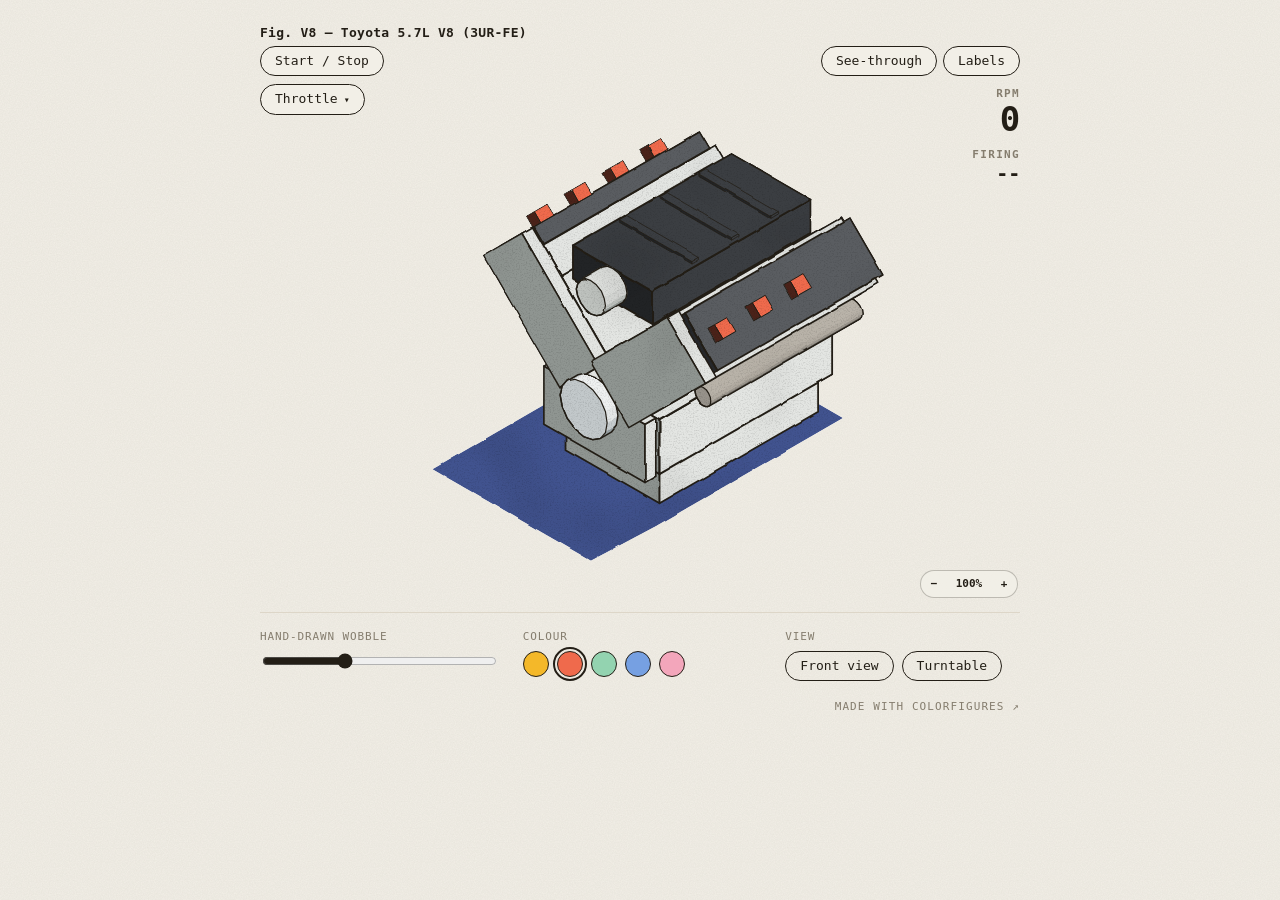
<file: figures/toyota-5-7/index.html>
<!doctype html>
<html lang="en"><head><meta charset="utf-8"><meta name="viewport" content="width=device-width,initial-scale=1">
<title>Toyota 5.7L V8 (3UR-FE)</title><style>.mcap{display:none!important}@media (max-width:560px){.stat .v{font-size:20px!important}.stats{align-items:flex-end}}@media (min-width:561px){.vset{top:4px!important}#stats{top:var(--vset-h,44px)!important}}</style><style>@media (max-width:560px){body > header{display:none}}</style><script>window.FIG_A = () => innerWidth <= 560 ? 1.1 : .75;</script><script>window.LBL_U = () => { if (innerWidth > 560) return 0; const s = document.getElementById("fig"); return s && s.clientWidth && s.viewBox.baseVal.width ? s.viewBox.baseVal.width / s.clientWidth : 0; };</script></head><body>
<script>
/* ============================================================
   Colorfigures core: projection, shapes, shading, ink, labels, page shell.
   A figure page includes this file (scripts/build.py inlines it), then calls mountFigure({...}).
   See SKILL.md for the drawing contract and conventions.
   One fixed view (front-left-top) and one fixed light (from above, behind the viewer's right shoulder: the front is lit,
   the left side is in shade, and cast shadows fall toward the lower left of the screen).
   ============================================================ */

/* ---------- palettes ---------- */
const PALS = {
  mustard: { l:'#f4b829', m:'#d49c1f', d:'#4e4a18' },
  tomato:  { l:'#ef6a4c', m:'#cf5038', d:'#4a2219' },
  mint:    { l:'#93d3b0', m:'#71b693', d:'#1f4034' },
  cobalt:  { l:'#76a0e2', m:'#5a82c6', d:'#1c2948' },
  blush:   { l:'#f3a6bb', m:'#d8869c', d:'#4b2430' },
};
const METAL   = { l:'#eef0f0', m:'#c6ccce', d:'#8f989b' };
const CLEAR   = { l:'#e4f2f4', m:'#c4dfe4', d:'#97b9c0' };
const CERAMIC = { l:'#fbfaf3', m:'#e3e0d2', d:'#bdb8a6' };
const DARK    = { l:'#55504a', m:'#3d3935', d:'#272421' };
const INK = '#231e16';
const SHADOW = '#41538f';

/* ---------- projection (x = depth toward viewer-right, y = toward viewer-left, z = up) ---------- */
const C = Math.cos(Math.PI/6), S = Math.sin(Math.PI/6);
let OX = 0, OY = 0;
/* Free orthographic camera (internal names start with CAM_ / cam so they never clash with a figure's own names). YAW turns the viewer around the vertical axis (45° = the classic front-left view),
   PITCH is how far it looks down (35.26° = true isometric). At the defaults P() is exactly the old isometric
   projection, so every figure drawn for it still lines up. Drag the figure to orbit; double-click to reset.
   rotV(n) maps a world direction into the default view's frame, so vis / tone / any "sum of rotV > 0" test keep
   working at every angle: the viewer is always (1,1,1) and the light stays put relative to the viewer. */
let VIEW = 0, RC = [0, 0], RCZ = 0;
const VIEW_NAMES = ['front', 'left side', 'back', 'right side'];
const TURNS = [0, 2];
const YAW0 = 45, PITCH0 = Math.atan(1/Math.SQRT2) * 180/Math.PI, CAM_K = Math.sqrt(1.5);
let YAW = YAW0, PITCH = PITCH0, CAM_R, CAM_U, CAM_V, CAM_D;                       // right, up, toward viewer, screen-down
const camBasis = (yaw, pitch) => { const t = yaw*Math.PI/180, p = pitch*Math.PI/180, ct = Math.cos(t), st = Math.sin(t), cp = Math.cos(p), sp2 = Math.sin(p);
  return { R:[st,-ct,0], U:[-sp2*ct,-sp2*st,cp], V:[cp*ct,cp*st,sp2] }; };
const CAM_B0 = camBasis(YAW0, PITCH0);
// CAM_LIM: how far (deg) the camera may turn either side of the front view; null = all the way round (set per figure)
let CAM_LIM = null;
function setCam(yaw, pitch){ YAW = CAM_LIM == null ? yaw : Math.max(YAW0 - CAM_LIM, Math.min(YAW0 + CAM_LIM, yaw));
  PITCH = CAM_LIM == null ? Math.max(6, Math.min(78, pitch)) : Math.max(15, Math.min(62, pitch)); const b = camBasis(YAW, PITCH); CAM_R = b.R; CAM_U = b.U; CAM_V = b.V; CAM_D = CAM_U.map(v => -v); }
setCam(YAW0, PITCH0);
const camDot = (a,b) => a[0]*b[0]+a[1]*b[1]+a[2]*b[2];
const rotV = n => { const r = camDot(n,CAM_R), u = camDot(n,CAM_U), v = camDot(n,CAM_V); return [0,1,2].map(i => CAM_B0.R[i]*r + CAM_B0.U[i]*u + CAM_B0.V[i]*v); };
// the light's ground direction turns with the viewer's yaw only (shadows always fall toward the lower left of the screen)
const yawTurn = ([x,y]) => { const t = (YAW - YAW0)*Math.PI/180, c = Math.cos(t), s = Math.sin(t); return [x*c - y*s, x*s + y*c]; };
const rotXY = (x,y) => [x, y];                                                // kept for old callers
const P0 = (x,y,z) => [(x-y)*C + OX, (x+y)*S - z + OY];                       // raw iso
const P  = (x,y,z) => { const q = [x-RC[0], y-RC[1], z-RCZ];
  return [CAM_K*camDot(q,CAM_R) + (RC[0]-RC[1])*C + OX, CAM_K*camDot(q,CAM_D) + (RC[0]+RC[1])*S - RCZ + OY]; };
const Dv = (x,y,z) => [CAM_K*camDot([x,y,z],CAM_R), CAM_K*camDot([x,y,z],CAM_D)];
// distance toward the viewer: draw parts with smaller depth first
const depthOf = p => camDot(p, CAM_V);
// sort [{at:[x,y,z], svg}] back-to-front for the current camera. A part may also give box:[[x0,y0,z0],[x1,y1,z1]]:
// when two boxes are separated along x, y or z, the one on the viewer's side goes last (a centre point alone gets long
// or wrapping parts wrong: a pole beside a row of keys, a spout reaching past a cup).
const boxMid = b => [0,1,2].map(k => (b[0][k] + b[1][k]) / 2);
const sepOrder = (p, q) => { if (!p.box || !q.box) return 0;
  for (let k = 0; k < 3; k++){ if (p.box[1][k] <= q.box[0][k] + 1e-6) return CAM_V[k] >= 0 ? -1 : 1; if (q.box[1][k] <= p.box[0][k] + 1e-6) return CAM_V[k] >= 0 ? 1 : -1; }
  return 0; };
const byDepth = parts => parts.filter(Boolean).sort((p,q) => sepOrder(p,q) || (depthOf(p.at || boxMid(p.box)) - depthOf(q.at || boxMid(q.box)))).map(p => p.svg).join('');
// the half of a vertical ring that faces the viewer / is turned away, as [from, to] angles in degrees (0 = +x, 90 = +y)
const nearHalf = () => [YAW - 90, YAW + 90], farHalf = () => [YAW + 90, YAW + 270];
// an open container (cup, bin, cone, drum) between two rings: far inner wall, then its contents, then the near outer wall
const openShell = (A, B, colour, contents = '') => loft(A, B, colour, true) + contents + loft(A, B, colour);
const f  = v => v.toFixed(1);
const pd = (pts, close=true) => 'M' + pts.map(p => { const q = P(p[0],p[1],p[2]); return f(q[0])+' '+f(q[1]); }).join('L') + (close ? 'Z' : '');
const sp = pts => 'M' + pts.map(q => f(q[0])+' '+f(q[1])).join('L') + 'Z';

/* ---------- 2D shapes in a plane's (u,v) coords (v up), mapped to 3D by a plane ---------- */
const arcUV  = (cu,cv,r,a0,a1,n=7) => { const o=[]; for (let i=0;i<=n;i++){ const a=(a0+(a1-a0)*i/n)*Math.PI/180; o.push([cu+r*Math.cos(a), cv+r*Math.sin(a)]); } return o; };
const rrUV   = (u0,v0,u1,v1,r,n=7) => r <= 0 ? rectUV(u0,v0,u1,v1) : [...arcUV(u1-r,v0+r,r,-90,0,n), ...arcUV(u1-r,v1-r,r,0,90,n), ...arcUV(u0+r,v1-r,r,90,180,n), ...arcUV(u0+r,v0+r,r,180,270,n)];
const rectUV = (u0,v0,u1,v1) => [[u0,v0],[u1,v0],[u1,v1],[u0,v1]];
const ellUV  = (cu,cv,ru,rv,n=24) => Array.from({length:n}, (_,i) => { const a=i/n*2*Math.PI; return [cu+ru*Math.cos(a), cv+rv*Math.sin(a)]; });
const PX = x => ([u,v]) => [x,u,v];      // front-facing plane x = const   (u = y, v = z)
const PY = y => ([u,v]) => [u,y,v];      // side plane y = const           (u = x, v = z)
const PZ = z => ([u,v]) => [u,v,z];      // horizontal plane z = const     (u = x, v = y)
const on = (plane, uv) => uv.map(plane);

/* ---------- vectors + shading ---------- */
const sub=(a,b)=>[a[0]-b[0],a[1]-b[1],a[2]-b[2]], dot=(a,b)=>a[0]*b[0]+a[1]*b[1]+a[2]*b[2];
const cross=(a,b)=>[a[1]*b[2]-a[2]*b[1], a[2]*b[0]-a[0]*b[2], a[0]*b[1]-a[1]*b[0]];
const norm=a=>{ const l=Math.hypot(...a)||1; return a.map(v=>v/l); };
const avg=ps=>ps.reduce((s,p)=>[s[0]+p[0]/ps.length,s[1]+p[1]/ps.length,s[2]+p[2]/ps.length],[0,0,0]);
const vis = n => { const r = rotV(n); return r[0]+r[1]+r[2] > 1e-6; };   // viewer looks from (+1,+1,+1) after the turn
const facing = vis;                                                       // readable alias: is this face toward the viewer?
const SHADOW_K = 0.85, AZ_MIN = 20, AZ_MAX = 160;
// cast shadows are drawn shorter than the shading light implies (0.45 × height instead of 0.85 ×): long shadows of tall
// parts on thin supports (a lamp shade, a fan head) land far from the object and read as separate blobs
const SHADOW_LEN = 0.45;
let L = [0,0,1], SH = [0,0];
function setLight(deg){ const a=deg*Math.PI/180; SH=[SHADOW_K*Math.cos(a), SHADOW_K*Math.sin(a)]; L=norm([-SH[0],-SH[1],1]); }
const LIN = norm([.6,.2,1]);                       // fixed light for interiors / small props
// Three flat tones, but blended across a narrow band at each step, so a face that turns past a threshold while the
// figure rotates fades between tones instead of snapping (at rest almost every face still sits on a pure tone).
const SOFT = .18;
const step3 = (d, hi, lo, m) => { const ss = (a, b, x) => { const k = Math.min(1, Math.max(0, (x - a)/(b - a))); return k*k*(3 - 2*k); };
  const a = ss(hi - SOFT, hi + SOFT, d), b = ss(lo - SOFT, lo + SOFT, d);
  return a >= 1 ? m.l : b <= 0 ? m.d : a > 0 ? mix(m.m, m.l, a) : b < 1 ? mix(m.d, m.m, b) : m.m; };
const tone  = (n,m) => step3(dot(rotV(n),L),   -.15, -.45, m);   // exterior, follows the sun
const toneI = (n,m) => step3(dot(rotV(n),LIN),  .6,   .05, m);   // interior / props
const mix = (a,b,t) => '#' + [1,3,5].map(i => Math.round(parseInt(a.substr(i,2),16)*(1-t) + parseInt(b.substr(i,2),16)*t).toString(16).padStart(2,'0')).join('');
const matOf = hex => ({ l:hex, m:mix(hex,'#000000',.16), d:mix(hex,'#000000',.42) });
const ease = t => t<.5 ? 2*t*t : 1-Math.pow(-2*t+2,2)/2;

/* ---------- drawing primitives (all return SVG strings) ---------- */
const ink   = (d,w=1.0) => `<path d="${d}" fill="none" stroke="${INK}" stroke-width="${w}" stroke-linejoin="round" stroke-linecap="round"/>`;
const fill  = (d,c,extra='') => `<path d="${d}" fill="${c}" ${extra}/>`;
const face  = (d,c) => `<path d="${d}" fill="${c}" stroke="${c}" stroke-width=".7" stroke-linejoin="round"/>`;
const shape = (pts,c,w=.9) => fill(pd(pts),c) + (w ? ink(pd(pts),w) : '');
const line  = (pts,w=.9) => ink(pd(pts,false),w);
// Loft between two rings of equal length (closed). colour(n) picks each strip's fill; flip = seen from inside.
function loft(A, B, colour, flip=false){
  const n=A.length, cen=avg(A.concat(B)); let s='';
  for (let i=0;i<n;i++){
    const a0=A[i], a1=A[(i+1)%n], b1=B[(i+1)%n], b0=B[i];
    let nr = norm(cross(sub(a1,a0), sub(b0,a0)));
    if (!isFinite(nr[0])) continue;
    if (dot(nr, sub(avg([a0,a1,b1,b0]), cen)) < 0) nr = nr.map(v=>-v);
    if (flip) nr = nr.map(v=>-v);
    if (vis(nr)) s += face(pd([a0,a1,b1,b0]), colour(nr));
  }
  return s;
}
function hull(pts){
  pts = pts.slice().sort((a,b)=>a[0]-b[0]||a[1]-b[1]);
  const cr=(o,a,b)=>(a[0]-o[0])*(b[1]-o[1])-(a[1]-o[1])*(b[0]-o[0]); const lo=[], up=[];
  for (const p of pts){ while(lo.length>=2 && cr(lo[lo.length-2],lo[lo.length-1],p)<=0) lo.pop(); lo.push(p); }
  for (const p of pts.reverse()){ while(up.length>=2 && cr(up[up.length-2],up[up.length-1],p)<=0) up.pop(); up.push(p); }
  lo.pop(); up.pop(); return lo.concat(up);
}
// Silhouette ink, weighted by how thick the part is on screen (like a hand inker): the w you pass is the most it gets.
// Thickness = 2 × area / perimeter of the outline (a rod's diameter, about half a box's width), as a share of the
// frame width. A long thin rod, a handle or a knob stays light (~1–1.5); a grinder, kettle or machine body gets the
// heavy ~2.4–2.8. Thin parts stay thin and parts keep air between them.
const hullInk = (pts3, w=1.4) => { const h = hull(pts3.map(p=>P(...p))); let a = 0, per = 0;
  for (let i = 0; i < h.length; i++){ const p = h[i], q = h[(i+1) % h.length]; a += p[0]*q[1] - q[0]*p[1]; per += Math.hypot(q[0]-p[0], q[1]-p[1]); }
  const thick = per ? Math.abs(a) / per / (INK_K * INK_REF_VB) : 0;
  return ink(sp(h), Math.min(w, .9 + 20*thick)); };
// Axis-aligned box: three visible faces, shaded, each outlined. shade = tone (sunlit) or toneI (interior).
function box(x0,y0,z0,x1,y1,z1,m,shade=toneI,w=.9){
  // all six faces, drawn only when they face the viewer (sides first, then top) — correct in every VIEW
  const F = [
    [[0,1,0],  [[x0,y1,z0],[x1,y1,z0],[x1,y1,z1],[x0,y1,z1]]],
    [[1,0,0],  [[x1,y0,z0],[x1,y1,z0],[x1,y1,z1],[x1,y0,z1]]],
    [[0,-1,0], [[x0,y0,z0],[x1,y0,z0],[x1,y0,z1],[x0,y0,z1]]],
    [[-1,0,0], [[x0,y0,z0],[x0,y1,z0],[x0,y1,z1],[x0,y0,z1]]],
    [[0,0,1],  [[x0,y0,z1],[x1,y0,z1],[x1,y1,z1],[x0,y1,z1]]] ];
  return F.filter(([n]) => vis(n)).map(([n,q]) => shape(q, shade(n,m), w)).join('');
}
// Rounded-profile extrusion: profile (u=y, v=z) swept along x from x0 to x1. Body of most machines.
function extrude(profileUV, x0, x1, m, shade=tone){ return loft(on(PX(x0),profileUV), on(PX(x1),profileUV), n=>shade(n,m)); }
// Vertical cylinder (axis z) centred (x,y), radius r from z0 to z1, with top cap.
function cyl(x,y,z0,z1,r,m,shade=toneI,w=1.2,n=24){
  const A=on(PZ(z0),ellUV(x,y,r,r,n)), B=on(PZ(z1),ellUV(x,y,r,r,n));
  return loft(A,B,nr=>shade(nr,m)) + fill(pd(B),shade([0,0,1],m)) + hullInk([...A,...B],w) + ink(pd(B),w*.8);
}
// Cylinder lying along x (e.g. a knob or dial sticking out of a front face): centred (y,z), from x0 to x1.
function cylX(x0,x1,y,z,r,m,shade=toneI,w=1.1,n=20){
  const A=on(PX(x0),ellUV(y,z,r,r,n)), B=on(PX(x1),ellUV(y,z,r,r,n));
  // cap on whichever end faces the viewer (the +x end in VIEW 0)
  const capB = vis([1,0,0]), cap = capB ? B : A, cn = capB ? [1,0,0] : [-1,0,0];
  return loft(A,B,nr=>shade(nr,m)) + (vis(cn) ? fill(pd(cap),shade(cn,m)) : '') + hullInk([...A,...B],w) + (vis(cn) ? ink(pd(cap),w*.8) : '');
}
// Cylinder between any two 3D points a and b (a lamp arm, a rod, a pipe at an angle, a handle bar), radius r.
// The end facing the viewer gets a cap. For a tapered part (a cone, a lamp shade) pass r1 for the radius at b.
function rod(a, b, r, m, shade=toneI, w=1, r1=r, n=16){
  const d = norm(sub(b, a)), u = norm(cross(d, Math.abs(d[2]) < .9 ? [0,0,1] : [1,0,0])), v = cross(d, u);
  const ring = (p, rr) => Array.from({length:n}, (_,i) => { const t = i/n*2*Math.PI, c = Math.cos(t)*rr, s2 = Math.sin(t)*rr;
    return [p[0] + u[0]*c + v[0]*s2, p[1] + u[1]*c + v[1]*s2, p[2] + u[2]*c + v[2]*s2]; });
  const A = ring(a, r), B = ring(b, r1), capB = vis(d), cap = capB ? B : A, cn = capB ? d : d.map(x => -x);
  return loft(A, B, nr => shade(nr, m)) + (Math.max(r, r1) > 0 ? fill(pd(cap), shade(cn, m)) + ink(pd(cap), w*.8) : '') + hullInk([...A, ...B], w);
}
// Text lying flat on a front plane x = const, centred at (y,z) baseline; reads left-to-right on screen.
// text sits on a face: if its reading direction comes out mirrored (or edge-on), that face is turned away, so the text is hidden
const txM = (o, U, V) => (U[0]*V[1] - U[1]*V[0]) <= .02 * Math.hypot(...U) * Math.hypot(...V) ? `matrix(0 0 0 0 ${f(o[0])} ${f(o[1])})` : `matrix(${U[0].toFixed(4)} ${U[1].toFixed(4)} ${V[0].toFixed(4)} ${V[1].toFixed(4)} ${f(o[0])} ${f(o[1])})`;
const tx = (x,y,z,str,size,col=INK,weight=700) => { const o=P(x,y,z);
  return `<text transform="${txM(o, Dv(0,-1,0), Dv(0,0,-1))}" font-size="${size}" fill="${col}" text-anchor="middle" font-family="ui-monospace,Menlo,monospace" font-weight="${weight}" letter-spacing=".04em">${str}</text>`; };
// Text on a side plane y = const, centred at (x,z).
const txY = (x,y,z,str,size,col=INK,weight=700) => { const o=P(x,y,z);
  return `<text transform="${txM(o, Dv(1,0,0), Dv(0,0,-1))}" font-size="${size}" fill="${col}" text-anchor="middle" font-family="ui-monospace,Menlo,monospace" font-weight="${weight}" letter-spacing=".04em">${str}</text>`; };
// Cast shadow of a set of 3D points (any outline of the object), pushed along the light onto z = 0.
// the light stays put relative to the viewer, so the shadow is cast in turned coordinates
// z0: the surface it falls on (a board, a counter); clip it to that surface with clipTo(...) if it could spill off.
// clip: the 3D outline of the surface it falls on (e.g. boardTop(...)), so it can't spill over the edge.
const castShadow = (pts3, z0=0, clip=null) => { const k = SHADOW_LEN / SHADOW_K, [sx, sy] = yawTurn(SH);
  const s = fill(sp(hull(pts3.map(([x,y,z]) => P(x+(z-z0)*sx*k, y+(z-z0)*sy*k, z0)))), SHADOW);
  return clip ? clipTo(clip, s) : s; };
// A board for the object to stand on (a tray, a desk top, a counter): a rounded slab from (x0,y0) to (x1,y1), h thick.
// Draw it first; then castShadow(points, h, boardTop(x0,y0,x1,y1,h,r)) so shadows lie on it and stop at its edge.
const BOARD = { l:'#e6e1d4', m:'#cfc8b8', d:'#aaa293' }, WOOD = { l:'#d9a86c', m:'#bf8a4f', d:'#8e6236' };
const boardTop = (x0,y0,x1,y1,h=3,r=5) => on(PZ(h), rrUV(x0,y0,x1,y1,r));
function board(x0,y0,x1,y1,h=3,r=5,m=BOARD){
  const A = on(PZ(0), rrUV(x0,y0,x1,y1,r)), B = boardTop(x0,y0,x1,y1,h,r);
  return loft(A, B, n => toneI(n, m)) + fill(pd(B), m.l) + ink(pd(B), 1) + hullInk([...A, ...B], 1.8);
}
// Group helpers: clickable target, clip to an opening.
const act  = (name, inner, data='') => `<g data-act="${name}" ${data}>${inner}</g>`;
let _clipN = 0;
// Part label (for "how does it work" figures): a cream pill with a leader line to a 3D point on the part.
// dx, dy = where the pill sits, in screen units at the reference zoom (they scale with the figure like stroke widths).
// on = that part is working right now (the pill turns the accent colour). Labels can be hidden with the Labels switch.
function tag(p3, dx, dy, text, on=false){
  // on a phone (LBL_U = drawing units per screen px) the pill is a numbered badge and the names go in a legend under the figure
  const u = window.LBL_U ? LBL_U() : 0, n = ((window.__ln || (window.__ln = {}))[text] || (__ln[text] = Object.keys(__ln).length + 1));
  const k = INK_K, [X,Y] = P(...p3), fs = u ? 10*u : 8.6*k, h = u ? 17*u : fs*1.8, w = u ? h*(n > 9 ? 1.3 : 1) : text.length*fs*.62 + fs*1.5, cx = X + dx*k, cy = Y + dy*k;
  return `<g class="tag${on ? ' on' : ''}" data-n="${n}" data-t="${text}"><path d="M${f(X)} ${f(Y)}L${f(cx)} ${f(cy)}" fill="none" stroke="${INK}" stroke-width="1"/>`
    + `<circle cx="${f(X)}" cy="${f(Y)}" r="${f(1.3*k)}" fill="${INK}"/>`
    + `<rect x="${f(cx-w/2)}" y="${f(cy-h/2)}" width="${f(w)}" height="${f(h)}" rx="${f(h/2)}" fill="${on ? 'var(--accent,#f4b829)' : '#fff4d6'}" stroke="${INK}" stroke-width="1.2"/>`
    + `<text x="${f(cx)}" y="${f(cy+fs*.36)}" font-size="${f(fs)}" text-anchor="middle" font-family="ui-monospace,Menlo,monospace" font-weight="800" letter-spacing=".04em" fill="${INK}">${u ? n : text}</text></g>`;
}
const clipTo = (pts3, inner) => { const id = 'k' + (++_clipN); return `<clipPath id="${id}"><path d="${pd(pts3)}"/></clipPath><g clip-path="url(#${id})">${inner}</g>`; };

/* ---------- constant on-screen line weight ----------
   Stroke widths are written in model units, and each figure is zoomed to fill the frame, so a small
   object would get fat lines. INK_K rescales every stroke-width (and the wobble/grain filter) so all
   figures match the reference zoom of the booth / vending machine (viewBox ≈ 585 units wide). */
const INK_REF_VB = 585;
let INK_K = 1;
const inkScale = svg => INK_K === 1 ? svg : svg.replace(/stroke-width="([\d.]+)"/g, (_, w) => `stroke-width="${(+w * INK_K).toFixed(2)}"`);

/* ---------- page shell ---------- */
const CORE_CSS = `
  :root{--paper:#f2efe7;--ink:#231e16;--muted:#857d6e;--rule:#ddd6c8}
  *{box-sizing:border-box} html,body{margin:0;height:100%}
  body{background-color:var(--paper);
    background-image:url("data:image/svg+xml;utf8,<svg xmlns='http://www.w3.org/2000/svg' width='320' height='320'><filter id='p'><feTurbulence type='fractalNoise' baseFrequency='.85' numOctaves='3' stitchTiles='stitch'/><feColorMatrix values='0 0 0 0 .42  0 0 0 0 .39  0 0 0 0 .33  .16 0 0 0 0'/></filter><rect width='100%' height='100%' filter='url(%23p)'/></svg>");
    overflow-x:hidden;color:var(--ink);font:13px/1.4 ui-monospace,SFMono-Regular,Menlo,monospace;display:flex;flex-direction:column;align-items:center;padding:24px 16px 32px}
  header{width:100%;max-width:760px;display:flex;justify-content:space-between;align-items:baseline;gap:12px;flex-wrap:wrap}
  header h1{font-size:13px;font-weight:600;margin:0;letter-spacing:.02em} header span{color:var(--muted)}
  #fig{width:100%;max-width:760px;height:auto;display:block;margin:4px 0 8px;user-select:none;overflow:visible}
  #fig{cursor:grab;touch-action:pan-y} #fig.drag{cursor:grabbing} #fig [data-act]{cursor:pointer}
  #readout, .idea{display:none}   /* status line + big idea are off: the buttons and motion tell the story */
  .idea{width:100%;max-width:760px;margin:-6px 0 16px;font-size:12.5px;line-height:1.5;text-align:center;color:var(--ink)}
  .idea strong{letter-spacing:.12em;text-transform:uppercase;font-size:11px;margin-right:8px}
  #readout{position:relative;min-height:1.4em;letter-spacing:.08em;text-transform:uppercase;margin-bottom:14px;text-align:center;text-shadow:0 0 3px var(--paper),0 0 6px var(--paper),0 0 10px var(--paper)}
  .stage{position:relative;width:100%;max-width:760px}
  .actions{position:absolute;top:4px;left:0;display:flex;flex-direction:column;align-items:flex-start;gap:8px;z-index:2;max-width:220px}
  .actions .cap{color:var(--muted);font-size:11px;letter-spacing:.08em;text-transform:uppercase;margin:0 0 2px}
  html.nolabels #fig .tag{display:none}
  .ctl[hidden]{display:none}
  /* ui.flash(text): a short note under the buttons ("the can is empty — refill it"); the status line itself stays hidden */
  .toast{position:absolute;left:0;z-index:3;font-size:11.5px;letter-spacing:.06em;text-transform:uppercase;background:var(--paper);
    border:1.5px solid var(--ink);border-radius:8px;padding:4px 9px;box-shadow:2px 2px 0 var(--ink);opacity:0;transition:opacity .2s;pointer-events:none;max-width:240px}
  .toast.show{opacity:1}
  .made-with{width:100%;max-width:760px;margin-top:18px;text-align:right;font-size:11px;letter-spacing:.1em;text-transform:uppercase}
  .made-with a{color:var(--muted);text-decoration:none} .made-with a:hover{color:var(--ink)}
  .stats{position:absolute;top:4px;right:0;display:flex;flex-direction:column;align-items:flex-end;gap:10px;z-index:2;text-align:right}
  .stat .k{font-size:11px;font-weight:700;letter-spacing:.12em;text-transform:uppercase;color:var(--muted)}
  .stat .v{font-size:34px;font-weight:800;line-height:1.05;letter-spacing:-.01em;font-variant-numeric:tabular-nums;color:var(--ink)}
  .stat.small .v{font-size:20px}
  .stat .v.bump{animation:bump .35s ease-out}
  @keyframes bump{0%{transform:scale(1.18)}100%{transform:none}}
  .stepwrap{position:relative;display:flex;align-items:center;gap:8px}
  .act{font:inherit;color:var(--ink);background:var(--paper);border:1.5px solid var(--ink);border-radius:999px;padding:5px 14px;cursor:pointer;white-space:nowrap}
  .act:hover{background:color-mix(in srgb,var(--paper) 92%,var(--ink))}
  .act .car{margin-left:6px;font-size:10px}
  .act:focus-visible{outline:2px solid var(--ink);outline-offset:3px}
  .chips{display:none;flex-wrap:wrap;gap:6px;background:var(--paper);border:2px solid var(--ink);border-radius:12px;box-shadow:3px 3px 0 var(--ink);
    padding:8px;width:max-content;max-width:min(300px,62vw);position:absolute;left:calc(100% + 10px);top:-4px;z-index:3}
  .stepwrap.open .chips{display:flex}
  .chip{white-space:nowrap;font:inherit;font-size:11.5px;font-weight:700;color:var(--ink);background:var(--paper);border:1.5px solid var(--ink);border-radius:8px;padding:4px 8px;cursor:pointer;box-shadow:2px 2px 0 var(--ink)}
  .chip:hover{background:var(--accent,#f4b829);transform:translate(-1px,-1px)}
  .chip.current{background:var(--ink);color:var(--paper)} .chip.current:hover{background:var(--ink);transform:none}
  .chip.off{opacity:.45} .chip.off:hover{transform:none;background:var(--paper)}
  
  @media (max-width:560px){body{padding:14px 12px 24px}header span,.actions .cap{display:none}.actions{flex-direction:row;flex-wrap:wrap;gap:6px}.act{font-size:12px;padding:4px 11px}.stats{position:static;flex-direction:row;justify-content:flex-end;gap:18px;margin-bottom:4px}.actions{position:static;max-width:none;margin:6px 0 4px}.chips{left:0;top:calc(100% + 8px)}}
  .controls{width:100%;max-width:760px;display:grid;grid-template-columns:repeat(auto-fit,minmax(200px,1fr));gap:14px 28px;border-top:1px solid var(--rule);padding-top:16px}
  .ctl{display:flex;flex-direction:column;gap:6px}
  .ctl label{color:var(--muted);font-size:11px;letter-spacing:.08em;text-transform:uppercase}
  input[type=range]{width:100%;accent-color:var(--ink)}
  .row{display:flex;gap:8px;flex-wrap:wrap}
  button{font:inherit;color:var(--ink);background:transparent;border:1.5px solid var(--ink);border-radius:999px;padding:5px 14px;cursor:pointer}
  button:hover{background:#0000000d}
  button[aria-pressed=true]:not(.sw){background:var(--ink);color:var(--paper)}
  .sw{width:26px;height:26px;padding:0;border-radius:50%} .sw[aria-pressed=true]{outline:2px solid var(--ink);outline-offset:2px}`;

const filterFor = k => `<filter id="hand" x="-3%" y="-3%" width="106%" height="106%" color-interpolation-filters="sRGB">
  <feTurbulence type="fractalNoise" baseFrequency="${(0.045/k).toFixed(4)}" numOctaves="2" seed="4" result="warp"/>
  <feDisplacementMap id="wob" in="SourceGraphic" in2="warp" scale="${(2.4*k).toFixed(2)}" xChannelSelector="R" yChannelSelector="G" result="wob"/>
  <feTurbulence type="fractalNoise" baseFrequency="${(0.9/k).toFixed(4)}" numOctaves="3" seed="11" result="n1"/>
  <feColorMatrix in="n1" type="matrix" values=".3 0 0 0 .84  .3 0 0 0 .84  .3 0 0 0 .84  0 0 0 0 1" result="grain"/>
  <feTurbulence type="fractalNoise" baseFrequency="${(0.012/k).toFixed(4)}" numOctaves="2" seed="7" result="n2"/>
  <feColorMatrix in="n2" type="matrix" values=".3 0 0 0 .85  .3 0 0 0 .85  .3 0 0 0 .85  0 0 0 0 1" result="blot"/>
  <feBlend in="wob" in2="grain" mode="multiply" result="g1"/><feBlend in="g1" in2="blot" mode="multiply" result="g2"/>
  <feComposite in="g2" in2="wob" operator="in"/></filter>`;

/* mountFigure({
     fig:'03', title:'Photo booth', hint:'click the curtain…',
     size:[W,D,H],                 // bounding box, used to frame the view (shadow range included)
     palette:'mustard',            // default PALS key
     state:{...},                  // figure state (st.pal is built in)
     scene: (st, m) => svgString,  // m = current palette {l,m,d}
     readout: st => 'text',        // status line under the figure
     buttons: [{label, onClick(st, ui)}      // listed in the order the user should do them
               | {label, choices: st => [{label, onClick(st,ui), current?, disabled?, why?}]}],   // opens a picker
     stats: st => [{label, value, small?}],   // optional: big numbers top-right (credit, change, score)
     credit: false,                // optional: hide the small "Made with Colorfigures" link
     acts: { name(st, el, ui){} },  // clicks on act(name, …) groups; el has dataset
     params(st, q){}               // optional: read URLSearchParams for screenshot states
   })  -> ui = { st, render, animate(stepFn), flash(text,ms) }
   animate(step): calls step(dt seconds) every frame and re-renders until step returns false. */
addEventListener('error', e => { document.documentElement.dataset.errors = (document.documentElement.dataset.errors || '') + ' ' + e.message + ';'; });
/* The hand-drawn filter's noise never changes, but browsers recompute every feTurbulence each time the drawing changes
   (on phones SVG filters run on the CPU, so this is most of the cost of a frame). bakeNoise renders each noise layer once
   into an image and swaps it in: coarse layers as one small image over the whole view (they are smooth, so scaling up
   is invisible), fine grain as a seamless tile. If anything fails (an old browser), the live filter simply stays. */
function bakeNoise(svg){
  const fl = document.getElementById('hand'); if (!fl || typeof Image === 'undefined') return;
  const NS = 'http://www.w3.org/2000/svg', vb = svg.viewBox.baseVal;
  const x0 = vb.x - vb.width*.35, y0 = vb.y - vb.height*.35, w0 = vb.width*1.7, h0 = vb.height*1.7;
  for (const t of [...fl.querySelectorAll('feTurbulence')]){
    const fq = parseFloat(t.getAttribute('baseFrequency')), oct = +(t.getAttribute('numOctaves') || 1);
    if (!(fq > 0)) continue;
    const fine = fq * Math.max(w0, h0) > 80;
    if (fine) continue;   // fine grain stays live: a repeated tile leaves faint seams on some GPUs
    const rx = fine ? 0 : x0, ry = fine ? 0 : y0, rw = fine ? 48 / fq : w0, rh = fine ? 48 / fq : h0;
    const ppu = fq * (fine ? 7 : 5) * Math.pow(2, Math.max(0, oct - 1) * .5), PW = Math.ceil(rw * ppu), PH = Math.ceil(rh * ppu);
    if (PW * PH > 1200 * 1200) continue;
    const tb = t.cloneNode(); tb.removeAttribute('result'); if (fine) tb.setAttribute('stitchTiles', 'stitch');
    const src = `<svg xmlns="${NS}" width="${PW}" height="${PH}" viewBox="${rx} ${ry} ${rw} ${rh}"><filter id="n" filterUnits="userSpaceOnUse" x="${rx}" y="${ry}" width="${rw}" height="${rh}" color-interpolation-filters="sRGB">${tb.outerHTML}</filter><rect x="${rx}" y="${ry}" width="${rw}" height="${rh}" filter="url(#n)"/></svg>`;
    const img = new Image();
    img.onload = () => { try {
      const c = document.createElement('canvas'); c.width = PW; c.height = PH; const g = c.getContext('2d'); g.drawImage(img, 0, 0);
      // store the noise's colour values fully opaque: the filter reads its colour channels, and an image with
      // see-through pixels would be read premultiplied (darker) by some browsers
      const px = g.getImageData(0, 0, PW, PH); for (let i = 3; i < px.data.length; i += 4) px.data[i] = 255; g.putImageData(px, 0, 0);
      const url = c.toDataURL('image/png'), res = t.getAttribute('result');
      const im = document.createElementNS(NS, 'feImage');
      // a tile must sit inside the filter's region (the drawing's box) or it gets clipped: anchor it at the drawing's
      // centre, snapped to whole tiles so the grain keeps the same phase as the live noise would
      let ox = rx, oy = ry;
      if (fine){ const bb = svg.getElementById ? document.getElementById('art').getBBox() : { x: 0, y: 0, width: 0, height: 0 };
        ox = Math.floor((bb.x + bb.width/2) / rw) * rw; oy = Math.floor((bb.y + bb.height/2) / rh) * rh; }
      for (const [k, v] of [['x', ox], ['y', oy], ['width', rw], ['height', rh], ['preserveAspectRatio', 'none']]) im.setAttribute(k, v);
      im.setAttribute('href', url); im.setAttributeNS('http://www.w3.org/1999/xlink', 'xlink:href', url);
      if (!t.isConnected) return;
      if (fine){ im.setAttribute('result', res + '_tile'); const tl = document.createElementNS(NS, 'feTile'); tl.setAttribute('in', res + '_tile'); tl.setAttribute('result', res); t.replaceWith(im, tl); }
      else { im.setAttribute('result', res); t.replaceWith(im); }
    } catch (e) {} };
    img.src = 'data:image/svg+xml;charset=utf-8,' + encodeURIComponent(src);
  }
}
function mountFigure(cfg){
  document.title = cfg.title;
  const style = document.createElement('style'); style.textContent = CORE_CSS; document.head.appendChild(style);
  document.body.innerHTML = `
    <header><h1>Fig. ${cfg.fig} — ${cfg.title}</h1></header>
    <div class="stage">
      ${cfg.buttons && cfg.buttons.length ? `<div class="actions" id="btns"></div>` : ''}
      ${cfg.stats ? '<div class="stats" id="stats"></div>' : ''}
      <div class="toast" id="toast" role="status"></div>
      <svg id="fig" role="img" aria-label="${cfg.title}"><defs id="fdefs"></defs><g id="art" filter="url(#hand)"></g></svg>
    </div>
    <div id="readout"></div>
    ${cfg.idea ? `<p class="idea"><strong>The big idea</strong>${cfg.idea}</p>` : ''}
    <div class="controls">
      <div class="ctl"><label for="wb">Hand-drawn wobble</label><input id="wb" type="range" min="0" max="7" step="0.1" value="2.4"></div>
      <div class="ctl"><label>Colour</label><div class="row" id="pals"></div></div>
      <div class="ctl"><label>View</label><div class="row"><button id="vreset">Front view</button><button id="vspin" aria-pressed="false">Turntable</button></div></div>
      <div class="ctl" id="lblctl" hidden><label>Labels</label><div class="row"><button id="lbl" aria-pressed="true">On</button></div></div>
    </div>
    ${cfg.credit === false ? '' : '<footer class="made-with"><a href="https://april-zhu.com/colorfigures" target="_blank" rel="noopener">Made with Colorfigures ↗</a></footer>'}`;
  const st = cfg.state || {};            // kept as the same object, so a figure may hold on to it
  if (!st.pal) st.pal = cfg.palette || 'mustard';
  if (st.az == null) st.az = 105;
  const q = new URLSearchParams(location.search);
  // a figure turns all the way round only once it has been checked from every side (turn:'full'); otherwise it turns
  // +-60 deg around the front, where it was drawn. ?free=1 unlocks it for testing.
  CAM_LIM = cfg.turn === 'full' || q.get('free') === '1' ? null : 60;
  if (PALS[q.get('pal')]) st.pal = q.get('pal');
  if (cfg.params) cfg.params(st, q);

  // frame on the object itself: centred, filling ~60% of the width / ~78% of the height of a 4:3 view.
  // The cast shadow is allowed to spill outside the frame (svg overflow is visible).
  const [W,D,H] = cfg.size, pts = [];
  OX = OY = 0; RC = cfg.center || [W/2, D/2]; RCZ = H/2;
  VIEW = 0; setCam(YAW0, PITCH0);
  for (const x of [0,W]) for (const y of [0,D]) for (const z of [0,H]) pts.push(P(x,y,z));
  const xs=pts.map(p=>p[0]), ys=pts.map(p=>p[1]);
  const bw = Math.max(...xs)-Math.min(...xs), bh = Math.max(...ys)-Math.min(...ys);
  // the object fills ~74% of the width / ~88% of the height, nudged right of centre so the buttons (top left) stay clear
  // on a phone (FIG_A, from the gallery) the frame grows taller than 4:3, as far as the object needs, so tall machines fill it;
  // the spare height goes mostly below; the object stays centred (its shadow may run off the edge, by the owner's call)
  const PA = window.FIG_A ? FIG_A() : .75, A = PA === .75 ? .75 : Math.min(PA, Math.max(.75, bh/.88/(bw/.74)*1.08)), vbW = Math.max(bw/.74, bh/.88/A), vbH = vbW*A;
  OX = (vbW-bw)/2 + (PA === .75 ? vbW*.06 : 0) - Math.min(...xs); OY = (PA === .75 ? vbH*.04 : (vbH - bh)*.3) - Math.min(...ys);   // sit a little high: shadows fall downward
  const svg = document.getElementById('fig');
  svg.setAttribute('viewBox', `0 0 ${f(vbW)} ${f(vbH)}`);
  INK_K = vbW / INK_REF_VB;
  document.getElementById('fdefs').innerHTML = filterFor(INK_K);
  bakeNoise(svg);

  const art = document.getElementById('art'), readout = document.getElementById('readout');
  const ui = { st };
  ui.render = () => { _clipN = 0; document.documentElement.style.setProperty('--accent', PALS[st.pal].l); art.innerHTML = inkScale(cfg.scene(st, PALS[st.pal])); if (!ui._flash) readout.textContent = cfg.readout ? cfg.readout(st) : ''; if (ui.drawStats) ui.drawStats(); };
  // big numbers in the top-right corner (credit, change, score…); a value that changes gets a little bump
  const statsEl = document.getElementById('stats'), prevStats = {};
  ui.drawStats = () => { if (!statsEl) return;
    const list = cfg.stats(st).filter(Boolean), html = list.map(x => `<div class="stat${x.small ? ' small' : ''}"><div class="k">${x.label}</div><div class="v" data-k="${x.label}">${x.value}</div></div>`).join('');
    if (statsEl._html !== html){ statsEl._html = html; statsEl.innerHTML = html;
      statsEl.querySelectorAll('.v').forEach(v => { if (prevStats[v.dataset.k] != null && prevStats[v.dataset.k] !== v.textContent) v.classList.add('bump'); prevStats[v.dataset.k] = v.textContent; }); } };
  let flashT = 0;
  const toast = document.getElementById('toast');
  ui.flash = (text, ms=1600) => { ui._flash = true; readout.textContent = text; toast.textContent = text;
    toast.style.top = ((document.getElementById('btns') ? document.getElementById('btns').offsetTop + document.getElementById('btns').offsetHeight : 0) + 8) + 'px'; toast.classList.add('show');
    clearTimeout(flashT); flashT = setTimeout(() => { ui._flash = false; toast.classList.remove('show'); ui.render(); }, ms); };
  // One frame driver for every running animation: each frame runs all the steps, then draws once (two animations at
  // the same time no longer draw twice). It follows the screen's frames, with a timer fallback for when frames don't
  // come (headless shots, a hidden tab). ui.invalidate() asks for one redraw on the next frame (used while dragging).
  const steps = new Set(); let driving = false, lastT = 0, fbT = 0;
  const frame = () => { if (!driving) return; driving = false; clearTimeout(fbT);
    const now = performance.now(), dt = Math.max(0, Math.min(.05, (now - lastT) / 1000)); lastT = now;
    for (const s of [...steps]) if (s(dt) === false) steps.delete(s);
    ui.render(); if (steps.size) drive(); };
  const drive = () => { if (driving) return; driving = true; requestAnimationFrame(frame); fbT = setTimeout(frame, 60); };
  ui.animate = step => { if (!steps.size && !driving) lastT = performance.now(); steps.add(step); drive(); };
  ui.invalidate = () => drive();

  // clickable parts react on press, not on click: while something animates, the scene is redrawn every frame, so the
  // element under the pointer is replaced between press and release and a 'click' would never fire
  svg.addEventListener('pointerdown', e => { if (e.button) return; const a = e.target.closest('[data-act]'); if (!a || !cfg.acts || !cfg.acts[a.dataset.act]) return;
    e.preventDefault(); cfg.acts[a.dataset.act](st, a, ui); ui.render(); });
  // orbit: drag anywhere that is not a clickable part (the machine turns the way the finger moves); arrow keys nudge; double-click eases back to the front view
  let drag = null, spin = false, camAnim = 0;
  const camTo = (y, p, ms=700) => { const y0 = YAW, p0 = PITCH, dy = ((y - y0 + 540) % 360) - 180, id = ++camAnim; let t = 0;
    ui.animate(dt => { if (id !== camAnim) return false; t += dt*1000; const k = Math.min(1, t / ms), e = ease(k); setCam(y0 + dy*e, p0 + (p - p0)*e); return k < 1; }); };
  ui.camTo = camTo;
  svg.addEventListener('pointerdown', e => { if (e.button || e.target.closest('[data-act]')) return;
    camAnim++; drag = { x:e.clientX, y:e.clientY, yaw:YAW, pitch:PITCH }; svg.classList.add("drag"); try { svg.setPointerCapture(e.pointerId); } catch {} });
  svg.addEventListener('pointermove', e => { if (!drag) return; const k = 300 / svg.getBoundingClientRect().width;
    setCam(drag.yaw + (e.clientX - drag.x)*.55*k, drag.pitch + (e.clientY - drag.y)*.35*k); ui.invalidate(); });
  const endDrag = () => { drag = null; svg.classList.remove('drag'); };
  svg.addEventListener('pointerup', endDrag); svg.addEventListener('pointercancel', endDrag);
  svg.addEventListener('dblclick', e => { if (!e.target.closest('[data-act]')) camTo(YAW0, PITCH0); });
  addEventListener('keydown', e => { const k = { ArrowLeft:[-15,0], ArrowRight:[15,0], ArrowUp:[0,8], ArrowDown:[0,-8] }[e.key];
    if (!k || window.GAME_KEYS || /input|textarea/i.test(e.target.tagName)) return; e.preventDefault(); camTo(YAW + k[0], PITCH + k[1], 260); });   // a game figure keeps the arrows for play
  document.getElementById('vreset').onclick = () => { spin = false; vsp.setAttribute('aria-pressed', false); camTo(YAW0, PITCH0); };
  const vsp = document.getElementById('vspin');
  vsp.onclick = () => { spin = !spin; vsp.setAttribute('aria-pressed', spin); camAnim++;
    let dir = 1;   // with a turning limit, the turntable swings back and forth inside it
    if (spin) ui.animate(dt => { if (!spin) return false; if (!drag){ let y = YAW + dir*dt*18;
      if (CAM_LIM != null && Math.abs(y - YAW0) >= CAM_LIM - .5){ dir = -dir; y = YAW + dir*dt*18; } setCam(y, PITCH); } return true; }); };
  if (q.has('yaw') || q.has('pitch')) setCam(+(q.get('yaw') ?? YAW0), +(q.get('pitch') ?? PITCH0));
  const btns = document.getElementById('btns');
  const stepEls = [];
  if (btns) cfg.buttons.forEach((b, i) => {
    const wrap = document.createElement('div'); wrap.className = 'stepwrap';
    const el = document.createElement('button'); el.className = 'act';
    el.innerHTML = `${b.label}${b.choices ? '<span class="car">▾</span>' : ''}`;
    wrap.appendChild(el); btns.appendChild(wrap); stepEls.push(el);
    if (!b.choices){ el.onclick = () => { closeChips(); b.onClick(st, ui); ui.render(); }; return; }
    const chips = document.createElement('div'); chips.className = 'chips'; wrap.appendChild(chips);
    el.onclick = e => { e.stopPropagation(); const open = !wrap.classList.contains('open'); closeChips();
      if (!open) return;
      chips.innerHTML = '';
      // every choice stays clickable, so nothing silently ignores a press:
      //   current:true  = the one in use (shown selected); a press just says so
      //   disabled:true = not possible right now (shown faded); a press says why (c.why, or a generic note)
      for (const c of b.choices(st)){ const ch = document.createElement('button'); ch.className = 'chip' + (c.current ? ' current' : c.disabled ? ' off' : ''); ch.textContent = c.label;
        if (c.current) ch.setAttribute('aria-pressed', 'true');
        ch.onclick = ev => { ev.stopPropagation(); closeChips();
          if (c.current) return ui.flash(`${c.label} — already set`);
          if (c.disabled) return ui.flash(c.why || `${c.label} isn't possible right now`);
          c.onClick(st, ui); ui.render(); }; chips.appendChild(ch); }
      wrap.classList.add('open'); };
  });
  function closeChips(){ document.querySelectorAll('.stepwrap.open').forEach(w => w.classList.remove('open')); }
  document.addEventListener('click', closeChips);

  document.getElementById('wb').oninput = e => document.getElementById('wob').setAttribute('scale', (e.target.value * INK_K).toFixed(2));
  const pals = document.getElementById('pals');
  for (const [k,p] of Object.entries(PALS)){
    const b = document.createElement('button'); b.className='sw'; b.title=k; b.style.background=p.l; b.setAttribute('aria-pressed', k===st.pal);
    b.onclick = () => { st.pal=k; [...pals.children].forEach(c=>c.setAttribute('aria-pressed', c===b)); ui.render(); };
    pals.appendChild(b);
  }
  // labels: the switch appears when the figure draws any tag(); ?labels=0 starts with them hidden
  const lblctl = document.getElementById('lblctl'), lbl = document.getElementById('lbl');
  const setLabels = on => { document.documentElement.classList.toggle('nolabels', !on); lbl.textContent = on ? 'On' : 'Off'; lbl.setAttribute('aria-pressed', on); };
  lbl.onclick = () => setLabels(document.documentElement.classList.contains('nolabels'));
  if (q.get('labels') === '0') setLabels(false);
  // testing: ?press=Label@ms,Label@ms clicks the buttons whose text starts with Label at those times after load
  // (any order, repeats allowed); Label>Choice picks a choice from a picker button (?press=Speed>3@300).
  // Script errors and unknown labels are recorded on <html data-errors="…">
  window.__st = st;
  const noteErr = m => { document.documentElement.dataset.errors = (document.documentElement.dataset.errors || '') + ' ' + m + ';'; };
  const starts = (el, t) => el.textContent.trim().toLowerCase().startsWith(t.trim().toLowerCase());
  if (q.has('press')) q.get('press').split(',').forEach(item => { const [what, ms] = item.split('@'), [label, choice] = what.split('>');
    setTimeout(() => { const b = [...document.querySelectorAll('.act')].find(b => starts(b, label));
      if (!b) return noteErr(`no button "${label}"`);
      b.click(); if (choice == null) return;
      const c = [...b.parentElement.querySelectorAll('.chip')].find(c => starts(c, choice));
      if (c && !c.disabled) c.click(); else noteErr(`no choice "${choice}" in "${label}"`); }, +ms || 0); });
  setLight(st.az); ui.render();
  if (art.querySelector('.tag')) lblctl.hidden = false;
  return ui;
}

/* ---------- see-through + labels kit (shared; the figure supplies its own working parts) ----------
   xrCallouts(items, B): pills in two columns either side of the object, sorted top to bottom so leaders never cross.
     items: [{ at:[x,y,z], text, on }], B: the object's bounds [x0, x1, y0, y1, z0, z1].
   xrGhost(body, mech, k, OUTp, x0, x1, m): far walls faintly, the working parts, then the case as a ghost over them.
   xrMount(getUI, caption): the See-through / Labels switches (top right), the caption under the figure, label hiding. */
function xrCallouts(items, B){
  const pts = []; for (const x of [B[0], B[1]]) for (const y of [B[2], B[3]]) for (const z of [B[4], B[5]]) pts.push(P(x, y, z));
  const xmin = Math.min(...pts.map(p => p[0])), xmax = Math.max(...pts.map(p => p[0])), cx = (xmin + xmax)/2;
  // on a phone (LBL_U = drawing units per screen px) each label is a numbered badge and the names go in a legend under the figure
  const k = INK_K, u = window.LBL_U ? LBL_U() : 0, fs = u ? 10*u : 8.6*k, hgt = u ? 17*u : fs*1.8, gap = hgt + (u ? 3*u : 3*k);
  const L = [], R = [];
  const svgEl = document.getElementById('fig'), vb = svgEl.viewBox.baseVal, btn = document.getElementById('btns');
  const wMax = u ? hgt*1.3 + 12*k : Math.max(...items.map(it => it.text.length))*fs*.62 + fs*1.5 + 12*k;
  const roomL = xmin - vb.x >= wMax, roomR = vb.x + vb.width - xmax >= wMax;
  for (const it of items){ const [X, Y] = P(...it.at); ((X < cx && roomL) || !roomR ? L : R).push({ ...it, X, Y }); }
  let s = '';
  let top = { [-1]: fs, [1]: fs + 30*k };
  if (btn && svgEl.getScreenCTM()){ const r = btn.getBoundingClientRect(), q = new DOMPoint(r.right, r.bottom + 50).matrixTransform(svgEl.getScreenCTM().inverse());
    if (q.y > 0) top[-1] = q.y + hgt; }
  for (const [col, side] of [[L, -1], [R, 1]]){
    col.sort((a, b) => a.Y - b.Y);
    let y = -1e9; for (const c of col){ c.py = Math.max(c.Y, y + gap, top[side]); y = c.py; }
    const shift = col.length ? Math.max(0, col.reduce((a, c) => a + c.py - c.Y, 0) / col.length) : 0;
    const room = col.length ? col[0].py - top[side] : 0; for (const c of col) c.py -= Math.min(shift, room);
    for (const c of col){
      c.n = ((window.__ln || (window.__ln = {}))[c.text] || (__ln[c.text] = Object.keys(__ln).length + 1)); const w = u ? hgt*(c.n > 9 ? 1.3 : 1) : c.text.length*fs*.62 + fs*1.5;
      let px = side < 0 ? xmin - 10*k - w/2 : xmax + 10*k + w/2; px = Math.max(vb.x + w/2 + 2*k, Math.min(vb.x + vb.width - w/2 - 2*k, px));
      const ex = px - side*w/2;
      s += `<g class="tag${c.on ? ' on' : ''}" data-n="${c.n}" data-t="${c.text}"><path d="M${f(c.X)} ${f(c.Y)}L${f(ex + side*-4*k)} ${f(c.py)}L${f(ex)} ${f(c.py)}" fill="none" stroke="${INK}" stroke-width="1"/>`
        + `<circle cx="${f(c.X)}" cy="${f(c.Y)}" r="${f(1.4*k)}" fill="${INK}"/>`
        + `<rect x="${f(px - w/2)}" y="${f(c.py - hgt/2)}" width="${f(w)}" height="${f(hgt)}" rx="${f(hgt/2)}" fill="${c.on ? 'var(--accent,#f4b829)' : '#fff4d6'}" stroke="${INK}" stroke-width="1.2"/>`
        + `<text x="${f(px)}" y="${f(c.py + fs*.36)}" font-size="${f(fs)}" text-anchor="middle" font-family="ui-monospace,Menlo,monospace" font-weight="800" letter-spacing=".04em" fill="${INK}">${u ? c.n : c.text}</text></g>`;
    }
  }
  return s;
}
function xrGhost(body, mech, k, OUTp, x0, x1, m){
  const fF = facing([1,0,0]), fB = facing([-1,0,0]);
  const far = `<g opacity="${f(.5*k)}">` + loft(on(PX(x0), OUTp), on(PX(x1), OUTp), n => mix(toneI(n.map(v => -v), m), '#f2efe7', .55), true)
    + (fF ? fill(pd(on(PX(x0), OUTp)), mix(m.d, '#f2efe7', .5)) : '') + (fB ? fill(pd(on(PX(x1), OUTp)), mix(m.d, '#f2efe7', .5)) : '') + `</g>`;
  return far + mech + `<g opacity="${f(1 - .8*k)}">${body}</g>` + `<g opacity="${f(.6*k)}">` + hullInk([...on(PX(x0), OUTp), ...on(PX(x1), OUTp)], 2.8) + `</g>`;
}
function xrMount(getUI, caption, opt = {}){   // opt.labelsOnly: only the Labels switch (the insides are on show already)
  const ui = getUI(), q = new URLSearchParams(location.search), html = document.documentElement;
  if (q.get('labels') !== '1') html.classList.add('nolabels');
  if (ui.st.xr == null){ ui.st.xr = 0; ui.st.xrT = 0; }
  if (q.get('xr') === '1') ui.st.xr = ui.st.xrT = 1;
  const old = document.getElementById('lblctl'); if (old) old.style.display = 'none';
  const vset = document.createElement('div'); vset.className = 'vset';
  vset.innerHTML = '<div class="vrow">' + (opt.labelsOnly ? '' : '<button class="act" id="xrb" aria-pressed="false">See-through</button>') + '<button class="act" id="lblb" aria-pressed="false">Labels</button></div>';
  document.querySelector('.stage').appendChild(vset);
  // pages with a stats panel in the top right: the switches go just under it
  const place = () => { const sp = document.getElementById('stats'); vset.style.top = sp ? (sp.offsetTop + sp.offsetHeight + 10) + 'px' : ''; };
  place(); new ResizeObserver(place).observe(document.getElementById('stats') || vset);
  const xrb = document.getElementById('xrb'), lblb = document.getElementById('lblb');
  const sync = () => { if (xrb) xrb.setAttribute('aria-pressed', !!getUI().st.xrT); lblb.setAttribute('aria-pressed', !html.classList.contains('nolabels')); };
  if (xrb) xrb.onclick = () => { const u = getUI(), st = u.st; st.xr = st.xr || 0; st.xrT = st.xrT ? 0 : 1; sync();
    u.animate(dt => { const g = Math.sign(st.xrT - st.xr); st.xr = Math.min(1, Math.max(0, st.xr + g*dt/.7)); return st.xr !== st.xrT; }); };
  lblb.onclick = () => { html.classList.toggle('nolabels'); sync(); };
  sync();
  const cap = document.createElement('p'); cap.className = 'mcap'; document.querySelector('.stage').after(cap);
  const css = document.createElement('style');
  css.textContent = '.vset{position:absolute;top:4px;right:0;z-index:2}.vrow{display:flex;gap:6px}.vset .act[aria-pressed=true]{background:var(--ink);color:var(--paper)}'
    + 'html.nolabels #fig .tag{display:none}.mcap{width:100%;max-width:760px;min-height:3em;margin:0 0 14px;font-size:12.5px;line-height:1.5;text-align:center;transition:opacity .3s}'
    + '@media (max-width:560px){.vset{position:static;margin:4px 0}}';
  document.head.appendChild(css);
  const r0 = ui.render; ui.render = () => { r0(); const st = getUI().st; cap.style.opacity = st.xr > .5 ? 1 : 0; cap.textContent = caption(st); };
  ui.render();
}
// same, for a body lofted between two horizontal rings A (bottom) and B (top)
function xrGhostRings(body, mech, k, A, B, m){
  const far = `<g opacity="${f(.5*k)}">` + loft(A, B, n => mix(toneI(n.map(v => -v), m), '#f2efe7', .55), true) + fill(pd(A), mix(m.d, '#f2efe7', .5)) + `</g>`;
  return far + mech + `<g opacity="${f(1 - .8*k)}">${body}</g>` + `<g opacity="${f(.6*k)}">` + hullInk([...A, ...B], 2.8) + `</g>`;
}
// generic see-through for any figure: the whole drawing fades back and the inside parts show over it.
//   opts: { mech(st, k) -> svg, inside(st) -> label items, surface(st) -> label items (optional), B: bounds, getSt() }
// washer-style ghost for an object without a single box case: its inside parts first, then the object pale over them
const xrUnder = (svg, mech, k) => `<g opacity="${f(k)}">${mech}</g><g opacity="${f(1 - .62*k)}">${svg}</g>`;
function xrWrap(sceneFn, opts){
  return function(){
    let s = sceneFn.apply(this, arguments);
    const st = opts.getSt(), k = ease(st.xr || 0);
    if (k > 0 && opts.under) s = xrUnder(s, opts.mech(st, k), k);   // the whole drawing is the object
    else if (k > 0 && !opts.inline) s = `<g opacity="${f(1 - .5*k)}">${s}</g><g opacity="${f(k)}">${opts.mech(st, k)}</g>`;   // inline: the figure ghosts its own case
    const items = k > .6 ? opts.inside(st) : opts.surface ? opts.surface(st) : [];
    return s + (items.length ? xrCallouts(items, opts.B) : '');
  };
}

/* ---------- game keypad: mountKeypad({ rows, hub:[col,row], action:'DROP', keys:[{ key:'ArrowLeft', glyph:'\u25c0', name, at:[col,row] }] })
   An inked pad under the buttons that sends the same keyboard events as the arrows and space (set window.GAME_KEYS = true
   so the arrows play instead of turning the camera). ---------- */
function mountKeypad(spec){
  const host = document.getElementById('btns'); if (!host) return;
  const css = document.createElement('style');
  css.textContent = `.kpad{display:flex;align-items:center;gap:16px;margin-top:6px;padding:10px 12px;border:1.5px solid var(--ink);border-radius:14px;
      background:var(--paper);box-shadow:0 3px 0 var(--ink);touch-action:none;user-select:none;-webkit-user-select:none}
    .kpad .dp{display:grid;grid-template-columns:repeat(3,34px);grid-template-rows:repeat(var(--rows),34px);gap:3px}
    .kpad .k{all:unset;box-sizing:border-box;display:flex;align-items:center;justify-content:center;width:34px;height:34px;cursor:pointer;
      background:#fbf7ea;border:1.5px solid var(--ink);border-radius:7px;box-shadow:0 3px 0 var(--ink);color:var(--ink);font:700 13px ui-monospace,Menlo,monospace;
      transition:transform .05s,box-shadow .05s,background .05s}
    .kpad .hub{width:34px;height:34px;display:flex;align-items:center;justify-content:center}
    .kpad .hub i{width:12px;height:12px;border-radius:50%;border:1.5px solid var(--ink);background:#e6e0d1}
    .kpad .go{all:unset;box-sizing:border-box;width:62px;height:62px;border-radius:50%;cursor:pointer;display:flex;flex-direction:column;align-items:center;justify-content:center;
      background:#e2483d;border:1.5px solid var(--ink);box-shadow:0 4px 0 var(--ink),inset 0 -5px 0 rgba(0,0,0,.18);color:#fff;font:800 12px ui-monospace,Menlo,monospace;letter-spacing:.06em;
      transition:transform .05s,box-shadow .05s}
    .kpad .go small{font:700 8px ui-monospace,Menlo,monospace;opacity:.85;letter-spacing:.08em;margin-top:2px}
    .kpad .down{transform:translateY(2px);box-shadow:0 1px 0 var(--ink)}
    .kpad .k.down{background:var(--accent,#f4b829)}
    .kpad .go.down{transform:translateY(3px);box-shadow:0 1px 0 var(--ink),inset 0 -3px 0 rgba(0,0,0,.18)}
    @media (max-width:560px){.kpad{gap:22px;padding:10px 16px}.kpad .dp{grid-template-columns:repeat(3,44px);grid-template-rows:repeat(var(--rows),44px)}
      .kpad .k,.kpad .hub{width:44px;height:44px;font-size:15px}.kpad .go{width:74px;height:74px}}`;
  document.head.appendChild(css);
  const pad = document.createElement('div'); pad.className = 'kpad'; pad.setAttribute('role', 'group'); pad.setAttribute('aria-label', 'Keypad');
  const dp = document.createElement('div'); dp.className = 'dp'; dp.style.setProperty('--rows', spec.rows);
  const els = {};
  for (const k of spec.keys){
    const b = document.createElement('button'); b.className = 'k'; b.textContent = k.glyph; b.setAttribute('aria-label', k.name);
    b.style.gridColumn = k.at[0] + 1; b.style.gridRow = k.at[1] + 1; dp.appendChild(b); els[k.key] = b; }
  if (spec.hub){ const h = document.createElement('div'); h.className = 'hub'; h.innerHTML = '<i></i>'; h.style.gridColumn = spec.hub[0] + 1; h.style.gridRow = spec.hub[1] + 1; dp.appendChild(h); }
  const go = document.createElement('button'); go.className = 'go'; go.innerHTML = `${spec.action}<small>SPACE</small>`; go.setAttribute('aria-label', spec.action);
  els[' '] = go;
  pad.append(dp, go); host.appendChild(pad);
  const send = (type, key) => dispatchEvent(new KeyboardEvent(type, { key, bubbles: true }));
  for (const [key, el] of Object.entries(els)){
    let held = null;
    el.addEventListener('pointerdown', e => { e.preventDefault(); e.stopPropagation(); if (held != null) return; held = e.pointerId;
      try { el.setPointerCapture(e.pointerId); } catch (_) {} send('keydown', key); });
    const release = e => { if (held == null || (e && e.pointerId !== held)) return; held = null; send('keyup', key); };
    el.addEventListener('pointerup', release); el.addEventListener('pointercancel', release); el.addEventListener('lostpointercapture', release);
    el.addEventListener('click', e => e.preventDefault());
    el.addEventListener('keydown', e => { if (e.key === 'Enter'){ e.preventDefault(); send('keydown', key); setTimeout(() => send('keyup', key), 120); } });
  }
  // space belongs to the game: a button that still has the focus from a click must not be pressed by it too
  addEventListener('keydown', e => { if (e.key === ' ' && e.target && e.target.closest && e.target.closest('button')) e.preventDefault(); }, true);
  addEventListener('keyup', e => { if (e.key === ' ' && e.target && e.target.closest && e.target.closest('button')) e.preventDefault(); }, true);
  // light the keys for real key presses too (and for the pad's own, which arrive the same way)
  addEventListener('keydown', e => { const el = els[e.key]; if (el) el.classList.add('down'); });
  addEventListener('keyup', e => { const el = els[e.key]; if (el) el.classList.remove('down'); });
  addEventListener('blur', () => Object.values(els).forEach(el => el.classList.remove('down')));
}

</script>
<script>
/* Toyota 3UR-FE 5.7 L V8 (Tundra, Sequoia, Land Cruiser, LX570). Specs checked against Toyota's 3UR-FE new-car
   features doc + Wikipedia: 5,663 cc, 90 deg V8, bore x stroke 94.0 x 102.0 mm, 10.2:1, 32-valve DOHC, chain drive,
   Dual VVT-i, pentroof chambers, cross-flow, SFI (sequential port injection), DIS coil-on-plug, die-cast aluminum
   block + heads with cast-iron liners, forged crank (5 mains) + rods, 381 hp @ 5600, 401 lb-ft @ 3600, idle ~650.
   Firing order 1-8-7-3-6-5-4-2. Toyota numbering (TSB "Engine Bank 1 and Bank 2"): Bank 1 holds No.1 and the odd
   cylinders 1-3-5-7 front to back; Bank 2 holds 2-4-6-8. 1 unit ~ 1 cm. x = across the engine (Bank 1 at +x),
   y = length (front, with the timing chains, at high y), z = up.

   HOW IT WORKS (cross-plane crank, a power stroke every 90 deg of crank):
   intake (port injector sprays at the back of the intake valves, air+fuel drawn in) -> compression (10.2:1) ->
   spark (coil-on-plug fires the plug) -> power -> exhaust (out to the exhaust manifold / catalyst).
   Crank pins at 90 deg; each pin carries one rod from each bank (pairs 1+2, 3+4, 5+6, 7+8). Chains drive the 4
   camshafts at half crank speed; VVT-i phasers on the cams shift their timing with oil pressure.

   PARTS
   CASE     oil pan . aluminum block (two cylinder banks + crankcase) . 2 heads . 2 cam covers . timing cover .
            intake manifold (in the valley) + throttle body . 2 exhaust manifolds . crank pulley
   MOTION   8 pistons . 8 rods . crankshaft: 5 main journals, webs, 4 crankpins . 4 camshafts with lobes .
            32 valves . timing chain + sprockets . 4 VVT-i phasers / cam sprockets . chain tensioner guide
   FUEL/IGN 8 coil-on-plug units . 8 port injectors . 2 fuel rails */
const vW = 60, vD = 60, vH = 58, VCX = 30, VCZ = 20, VR = 5.1, VL = 15.4, BOREV = 4.7;
const BANKS = [{ id:1, beta: 45 }, { id:2, beta: -45 }];
const FIRE = [1, 8, 7, 3, 6, 5, 4, 2];
const phaseOf = n => FIRE.indexOf(n) * 90;                               // crank deg after cyl 1 fires
const YOF = { 1:46, 3:35.5, 5:25, 7:14.5, 2:43.8, 4:33.3, 6:22.8, 8:12.3 }; // bank 2 sits back by half a rod width
const CYLV = [1,2,3,4,5,6,7,8].map(n => ({ n, bank: n % 2 ? 0 : 1, y: YOF[n], ph: phaseOf(n) }));
const vmod = (a, n) => ((a % n) + n) % n;
const vLift = (a, a0, len) => { const d = vmod(a - a0, 720); return d < len ? Math.sin(Math.PI*d/len) ** 2 : 0; };
const IVO = 350, ILEN = 240, EVO = 140, ELEN = 230;
const ALUM = { l:'#e3e5e2', m:'#c3c7c3', d:'#8f9591' }, BLKM = { l:'#5a5d61', m:'#404347', d:'#26282b' };
const STL = METAL, DST = { l:'#9aa3a7', m:'#78828a', d:'#525b62' }, RUBR = DARK;
// bank frame: axis up the bore, lateral toward the valley
const axis = b => { const t = BANKS[b].beta*Math.PI/180; return [Math.sin(t), 0, Math.cos(t)]; };
const vall = b => { const A = axis(b); return [-Math.sign(A[0])*A[2], 0, Math.abs(A[0])]; };
const LP = (b, s, lat, y) => { const A = axis(b), V = vall(b); return [VCX + s*A[0] + lat*V[0], y, VCZ + s*A[2] + lat*V[2]]; };
// an oriented box: s0..s1 along the bore, l0..l1 toward the valley, y0..y1 along the engine
function oBox(b, s0, s1, l0, l1, y0, y1, m, w = 1, sh = tone){
  const c = (i, j, k) => LP(b, i ? s1 : s0, j ? l1 : l0, k ? y1 : y0), A = axis(b), V = vall(b), neg = v => v.map(x => -x);
  const F = [[A, [[1,0,0],[1,1,0],[1,1,1],[1,0,1]]], [neg(A), [[0,0,0],[0,1,0],[0,1,1],[0,0,1]]], [V, [[0,1,0],[1,1,0],[1,1,1],[0,1,1]]],
    [neg(V), [[0,0,0],[1,0,0],[1,0,1],[0,0,1]]], [[0,1,0], [[0,0,1],[1,0,1],[1,1,1],[0,1,1]]], [[0,-1,0], [[0,0,0],[1,0,0],[1,1,0],[0,1,0]]]];
  const pts = []; for (const i of [0,1]) for (const j of [0,1]) for (const k of [0,1]) pts.push(c(i, j, k));
  const svg = F.filter(([n]) => vis(n)).map(([n, q]) => shape(q.map(([i,j,k]) => c(i,j,k)), sh(n, m), w)).join('');
  return { box:[[0,1,2].map(i => Math.min(...pts.map(p => p[i]))), [0,1,2].map(i => Math.max(...pts.map(p => p[i])))], svg, at: avg(pts) };
}
const vBx = (x0,y0,z0,x1,y1,z1,m,w=.9,sh=toneI) => ({ box:[[x0,y0,z0],[x1,y1,z1]], svg: box(x0,y0,z0,x1,y1,z1,m,sh,w) });
const vRod = (a, b, r, m, w=.8) => { const d = norm(sub(b, a)), pad = i => r*Math.sqrt(Math.max(0, 1 - d[i]*d[i]));
  return { box:[[0,1,2].map(i => Math.min(a[i],b[i]) - pad(i)), [0,1,2].map(i => Math.max(a[i],b[i]) + pad(i))], svg: rod(a, b, r, m, toneI, w) }; };
const chainLoop = (yb, cs) => { const pts = []; for (const [x, z, r] of cs) for (let i = 0; i < 24; i++){ const a = i/24*2*Math.PI; pts.push([x + r*Math.cos(a), z + r*Math.sin(a)]); }
  return hull(pts.map(([x, z]) => [x, -z])).map(([x, z]) => [x, yb, -z]); };

function vState(st){
  return CYLV.map(c => { const be = BANKS[c.bank].beta, rel = (st.ang - c.ph) , pin = be - c.ph;   // pin angle on the crank
    const th = (st.ang + pin) * Math.PI/180, px = VCX + VR*Math.sin(th), pz = VCZ + VR*Math.cos(th);
    const g = (st.ang + pin - be) * Math.PI/180, s = VR*Math.cos(g) + Math.sqrt(VL*VL - (VR*Math.sin(g))**2);
    const a = vmod(rel, 720); return { ...c, px, pz, s, a, li: vLift(a, IVO, ILEN), le: vLift(a, EVO, ELEN) }; });
}

/* ---------- closed engine ---------- */
function vBody(st, m){
  const B = [], put = p => B.push(p), pm = { l:m.l, m:m.m, d:m.d };
  put(vBx(17, 6, 0, 43, 50, 9, ALUM, 1.4, tone));                                 // oil pan
  put(vBx(15, 4, 9, 45, 52, 22, ALUM, 1.6, tone));                                // crankcase / skirt
  for (const b of [0, 1]){
    put(oBox(b, 6, 25, -7.5, 7.5, 4, 52, ALUM, 1.6));                             // cylinder bank
    put(oBox(b, 25, 32, -7.5, 7.5, 4, 52, ALUM, 1.4));                            // head
    put(oBox(b, 32, 36, -6.5, 6.5, 5, 51, BLKM, 1.4));                            // cam cover
    for (const c of CYLV.filter(c => c.bank === b)) put(oBox(b, 36, 38.5, -1.6, 1.6, c.y - 1.8, c.y + 1.8, pm, .8));   // coil-on-plug heads
    put(vRod(LP(b, 26, -9.5, 8), LP(b, 26, -9.5, 50), 2.2, matOf('#b8b2a8'), 1.2));                                   // exhaust manifold
  }
  put(vBx(19, 6, 42, 41, 50, 50, matOf('#3b3e42'), 1.5, tone));                   // intake manifold (valley)
  for (const y of [14, 25, 36]) put(vBx(20, y, 50, 40, y + 2, 50.6, matOf('#3b3e42'), .6, tone));
  put(vRod([30, 50, 46], [30, 56, 46], 4, ALUM, 1.2));                            // throttle body
  // timing cover across the front, crank pulley
  put(vBx(16, 52, 8, 44, 55, 22, ALUM, 1.3, tone));
  for (const b of [0, 1]) put(oBox(b, 6, 36, -7.5, 7.5, 52, 55, ALUM, 1.2));
  put(vRod([VCX, 55, VCZ], [VCX, 58, VCZ], 6.5, STL, 1.2));
  if (facing([0,0,1])) put({ box:[[44,20,40],[50,40,41]], svg: '' });
  return B;
}

/* ---------- see-through ---------- */
let V8_LABELS = '';
function vMech(st, k){
  const M = [], put = p => M.push(p), cs = vState(st), run = st.mode === 'run', crank = st.mode !== 'off' || st.rpm > 5;
  const spark = c => run && (c.a >= 700 || c.a < 6), inj = c => run && c.a >= 300 && c.a < 430;
  // crankshaft: main journals between pins, webs, pins
  const pins = [[1,2],[3,4],[5,6],[7,8]].map(([o, e]) => { const c = cs.find(q => q.n === o), d = cs.find(q => q.n === e); return { y0: d.y - 1.4, y1: c.y + 1.4, x: c.px, z: c.pz }; });
  const ys = [6]; for (const p of pins.slice().sort((a, b) => a.y0 - b.y0)) ys.push(p.y0 - 1.2, p.y1 + 1.2); ys.push(56);
  for (let i = 0; i < ys.length; i += 2) put(vRod([VCX, ys[i], VCZ], [VCX, ys[i + 1], VCZ], 2.4, STL, .8));
  for (const p of pins){ for (const yw of [p.y0 - 1.2, p.y1 + .2]){ const dx = p.x - VCX, dz = p.z - VCZ;
      put(vRod([VCX - dx*.7, yw + .5, VCZ - dz*.7], [p.x, yw + .5, p.z], 3, DST, .8)); }
    put(vRod([p.x, p.y0, p.z], [p.x, p.y1, p.z], 1.9, STL, .8)); }
  for (const c of cs){ const b = c.bank, wr = LP(b, c.s, 0, c.y);
    put(vRod([c.px, c.y - 1, c.pz], [c.px, c.y + 1, c.pz], 2.7, matOf('#b9c0c4'), .7));
    put(vRod([c.px, c.y, c.pz], wr, 1, matOf('#b9c0c4'), .7));
    const hot = run && c.a < 60;
    put({ ...vRod(LP(b, c.s - 3, 0, c.y), LP(b, c.s + 3, 0, c.y), BOREV, hot ? matOf('#f4a15a') : ALUM, 1), at: LP(b, c.s, 0, c.y) });
    // four valves: two intake (valley side), two exhaust (outside); pushed open by their cam lobes
    for (const [lat, l, col] of [[2.3, c.li, '#8fb7e8'], [-2.3, c.le, '#c9a27a']]) for (const dy of [-1.9, 1.9]){ const o = l*1.1;
      put(vRod(LP(b, 25.4 - o, lat, c.y + dy), LP(b, 31.6 - o, lat, c.y + dy), .3, STL, .4));
      put(vRod(LP(b, 25.2 - o, lat, c.y + dy), LP(b, 25.7 - o, lat, c.y + dy), 1.3, matOf(l > .05 ? col : '#c6ccce'), .5)); }
    // coil-on-plug down the centre of the head to the plug; spark glow when it fires
    put(vRod(LP(b, 27, 0, c.y), LP(b, 37, 0, c.y), .8, spark(c) ? matOf('#8af0ff') : matOf('#3b3e42'), .7));
    if (spark(c)){ const q = P(...LP(b, 25.6, 0, c.y)); put({ box:[[0,0,0],[0,0,0]].map((_, i) => LP(b, 25.6 + i, 0, c.y)), svg:`<circle cx="${f(q[0])}" cy="${f(q[1])}" r="2.4" fill="#8af0ff" opacity=".9"/>` }); }
    // port injector in the intake runner, aimed at the intake valves
    put(vRod(LP(b, 33, 9.5, c.y), LP(b, 29, 5.5, c.y), .55, inj(c) ? matOf('#f4b829') : STL, .6));
    if (inj(c)) put({ box: [LP(b, 27.5, 4, c.y - 1), LP(b, 29, 5.5, c.y + 1)].reduce((a, p) => [[0,1,2].map(i => Math.min(a[0][i], p[i])), [0,1,2].map(i => Math.max(a[1][i], p[i]))], [[1e9,1e9,1e9],[-1e9,-1e9,-1e9]]),
      svg: fill(pd([LP(b, 29, 5.5, c.y), LP(b, 27.2, 3.2, c.y - 1.2), LP(b, 27.2, 3.2, c.y + 1.2)]), '#f6d36b', 'opacity=".9"') });
  }
  // camshafts (2 per bank) with lobes, fuel rails
  for (const b of [0, 1]){
    for (const [lat, a0, len, nm] of [[2.3, IVO, ILEN], [-2.3, EVO, ELEN]]){
      put(vRod(LP(b, 33.2, lat, 5), LP(b, 33.2, lat, 53.5), .8, STL, .6));
      for (const c of cs.filter(c => c.bank === b)) for (const dy of [-1.9, 1.9]){
        const ca = (vmod(c.a - (a0 + len/2), 720))/2*Math.PI/180, A = axis(b), V = vall(b);
        const ring = yy => Array.from({length:16}, (_, i) => { const t = i/16*2*Math.PI, rel = vmod(t - ca + Math.PI, 2*Math.PI) - Math.PI, bump = Math.abs(rel) < 1 ? Math.cos(rel*Math.PI/2)**2 : 0, r = 1.1 + 1.1*bump;
          const o = LP(b, 33.2, lat, yy); return [o[0] - (A[0]*Math.cos(t) + V[0]*Math.sin(t))*r, yy, o[2] - (A[2]*Math.cos(t) + V[2]*Math.sin(t))*r]; });
        const R0 = ring(c.y + dy - .5), R1 = ring(c.y + dy + .5);
        put({ box:[[0,1,2].map(i => Math.min(...R0.concat(R1).map(p => p[i]))), [0,1,2].map(i => Math.max(...R0.concat(R1).map(p => p[i])))], svg: loft(R0, R1, n => toneI(n, DST)) + hullInk([...R0, ...R1], .6) }); } }
    put(vRod(LP(b, 33.5, 10, 8), LP(b, 33.5, 10, 50), .9, matOf('#9aa3a7'), .6));
  }
  // timing chain at the front: crank sprocket -> the four cam sprockets / VVT-i phasers
  const cam = (b, lat) => LP(b, 33.2, lat, 53.8);
  const spr = [[VCX, VCZ, 2.6], ...[0, 1].flatMap(b => [2.3, -2.3].map(l => { const p = cam(b, l); return [p[0], p[2], 2.4]; }))];
  for (const [x, z, r] of spr.slice(1)) put(vRod([x, 53.2, z], [x, 54.6, z], r, matOf('#d7b24a'), .7));
  put(vRod([VCX, 53.2, VCZ], [VCX, 54.6, VCZ], 2.6, matOf('#d7b24a'), .7));
  { const loop = chainLoop(54, spr.map(([x, z, r]) => [x, z, r + .4])), d = pd(loop);
    put({ box:[[10,53.6,16],[50,54.4,56]], svg:`<path d="${d}" fill="none" stroke="${INK}" stroke-width="2.2" stroke-linejoin="round"/><path d="${d}" fill="none" stroke="#9aa3a7" stroke-width="1.2" stroke-dasharray="1 .8" stroke-dashoffset="${f(-st.ang*.15)}"/>` }); }
  put({ box:[[17,6,1],[43,50,1.3]], svg: fill(pd(on(PZ(3), rectUV(17.4, 6.4, 42.6, 49.6))), '#b4892e', 'opacity=".55"') });
  const sb = byDepth(M), c1 = cs.find(c => c.n === 1);
  V8_LABELS = k <= .6 ? '' : xrCallouts([
    { at: LP(0, c1.s, BOREV, c1.y), text:'PISTON', on: run },
    { at: [(c1.px + LP(0, c1.s, 0, c1.y)[0])/2, c1.y, (c1.pz + LP(0, c1.s, 0, c1.y)[2])/2], text:'CONNECTING ROD', on: run },
    { at: [VCX, 6, VCZ], text:'CRANKSHAFT', on: crank },
    { at: LP(0, 34, 2.3, 30), text:'INTAKE CAM', on: run },
    { at: LP(1, 34, -2.3, 30), text:'EXHAUST CAM', on: run },
    { at: LP(0, 27, 2.3, c1.y + 1.9), text:'INTAKE VALVES', on: run && c1.li > .05 },
    { at: LP(0, 27, -2.3, c1.y + 1.9), text:'EXHAUST VALVES', on: run && c1.le > .05 },
    { at: LP(1, 36.5, 0, 43.8), text:'COIL-ON-PLUG', on: cs.some(spark) },
    { at: LP(0, 31, 7.5, 35.5), text:'PORT INJECTOR', on: cs.some(inj) },
    { at: LP(1, 33.5, 10, 20), text:'FUEL RAIL', on: run },
    { at: [VCX, 54.4, 36], text:'TIMING CHAIN', on: crank },
    { at: [cam(0, 2.3)[0], 54.6, cam(0, 2.3)[2]], text:'VVT-I PHASER', on: run && st.thr !== 'Idle' },
    { at: [40, 40, 2], text:'OIL PAN', on: false },
  ], [0, vW, 0, vD, 0, vH]);
  return sb;
}

function scene(st, m){
  let s = castShadow([[12,4,0],[48,4,0],[48,56,0],[12,56,0],[8,4,40],[52,4,40],[8,56,40],[52,56,40]]);
  const k = ease(st.xr || 0), body = byDepth(vBody(st, m));
  if (k > 0) return s + `<g opacity="${f(1 - .82*k)}">${body}</g><g opacity="${f(k)}">${vMech(st, k)}</g>` + V8_LABELS;
  const run = st.mode === 'run';
  return s + body + xrCallouts([
    { at:[30, 30, 50.6], text:'INTAKE MANIFOLD', on: run },
    { at:[30, 56, 50], text:'THROTTLE BODY', on: run && st.thr !== 'Idle' },
    { at: LP(0, 38.5, 0, 35.5), text:'COIL PACKS', on: run },
    { at: LP(0, 36, -6.5, 20), text:'BANK 1 (1-3-5-7)', on: false },
    { at: LP(1, 36, -6.5, 20), text:'BANK 2 (2-4-6-8)', on: false },
    { at: LP(0, 26, -11.7, 30), text:'EXHAUST MANIFOLD', on: run },
    { at:[44, 54, 14], text:'TIMING COVER', on: false },
    { at:[30, 58, 13.5], text:'CRANK PULLEY', on: st.rpm > 5 },
    { at:[43, 30, 4], text:'OIL PAN', on: false },
  ], [0, vW, 0, vD, 0, vH]);
}

/* ---------- behaviour ---------- */
const VRPM = { Idle: 650, Cruise: 2000, Full: 5600 };
let ui, vLoopOn = false;
function vLoop(){ if (vLoopOn) return; vLoopOn = true;
  ui.animate(dt => { const st = ui.st; st.t += dt;
    if (st.mode === 'crank' && st.t > 1.2){ st.mode = 'run'; st.t = 0; ui.flash('Running: coils fire 1-8-7-3-6-5-4-2, one every 90 deg of crank', 2400); }
    const target = st.mode === 'run' ? VRPM[st.thr] : st.mode === 'crank' ? 200 : 0;
    st.rpm += (target - st.rpm) * Math.min(1, dt*2); if (st.mode === 'off' && st.rpm < 10) st.rpm = 0;
    st.ang = vmod(st.ang + (st.rpm > 0 ? 40 + st.rpm*.035 : 0)*dt, 720);       // shown slowed right down
    const busy = st.mode !== 'off' || st.rpm > 0; if (!busy) vLoopOn = false; return busy; }); }
const firingNow = st => { const d = vmod(st.ang, 720), i = Math.floor(vmod(d + 10, 720)/90) % 8; return FIRE[i]; };
ui = mountFigure({
  fig:'V8', turn:'full', title:'Toyota 5.7L V8 (3UR-FE)', palette:'tomato',
  size:[vW, vD, vH], center:[vW/2, vD/2],
  state:{ mode:'off', t:0, rpm:0, ang:20, thr:'Idle' },
  scene,
  stats: st => [{ label:'RPM', value: String(Math.round(st.rpm/10)*10) }, { label:'FIRING', value: st.mode === 'run' ? 'CYL ' + firingNow(st) : '--', small:true }],
  buttons:[
    { label:'Start / Stop', onClick: st => { if (st.mode === 'off'){ st.mode = 'crank'; st.t = 0; ui.flash('Starter cranking; the ECU waits for cam + crank signals', 1400); } else { st.mode = 'off'; ui.flash('Ignition off: injectors and coils stop'); } vLoop(); } },
    { label:'Throttle', choices: st => Object.keys(VRPM).map(n => ({ label:n, current: st.thr === n, onClick: st => { st.thr = n; if (st.mode === 'off') ui.flash('Start the engine first'); } })) },
  ],
  params:(st, q) => { if (q.has('ang')) st.ang = +q.get('ang'); if (q.get('run') === '1'){ st.mode = 'run'; st.rpm = 650; } if (q.has('thr')) st.thr = q.get('thr'); },
});
if (ui.st.mode === 'run' && new URLSearchParams(location.search).get('hold') !== '1') vLoop();
xrMount(() => ui, () => '');
</script><style>@media (max-width:560px),(pointer:coarse){#art{filter:none!important}.ctl:has(#wb){display:none!important}}</style><style>@media (max-width:560px){html body .kpad{width:100%;box-sizing:border-box;justify-content:space-between;gap:10px;margin:10px 0 0;padding:0;border:0;background:none;box-shadow:none}
html body .kpad .dp{display:flex;gap:8px}html body .kpad .hub{display:none}
html body .kpad .k{width:46px;height:42px;font-size:14px;border-radius:9px}
html body .kpad .go{width:auto;height:42px;padding:0 26px;border-radius:999px;flex-direction:row;font-size:13px;box-shadow:0 3px 0 var(--ink),inset 0 -4px 0 rgba(0,0,0,.18)}
html body .kpad .go small{display:none}html body .kpad .go.down{transform:translateY(2px);box-shadow:0 1px 0 var(--ink),inset 0 -2px 0 rgba(0,0,0,.18)}}</style>
<script>requestAnimationFrame(() => { const o = { "◀": 0, "▲": 1, "▼": 2, "▶": 3 }; for (const k of document.querySelectorAll(".kpad .k")) k.style.order = o[k.textContent] ?? 0; });</script><style>@media (max-width:560px){.vset{margin:8px 0 2px!important}}</style><script>requestAnimationFrame(() => { const v = document.querySelector(".vset"), s = document.getElementById("stats"), z = document.querySelector(".zwrap"); if (!v) return; if (z && z.parentNode === v.parentNode){ const kp = document.querySelector(".kpad"); if (kp && innerWidth <= 560){ z.after(kp); kp.after(v); } else z.after(v); } else if (s && s.parentNode) s.parentNode.insertBefore(v, s); });</script><script>(() => { const fit = () => { const fig = document.getElementById("fig"); if (!fig) return;
  fig.style.maxHeight = ""; if (innerWidth <= 560) return;
  const extra = document.documentElement.scrollHeight - fig.clientHeight, room = innerHeight - extra - 12;
  if (room < fig.clientHeight) fig.style.maxHeight = Math.max(320, room) + "px"; };
  addEventListener("load", () => requestAnimationFrame(fit)); addEventListener("resize", fit); setTimeout(fit, 400); })();</script><style>.zwrap{position:relative}.zwrap.on{overflow:hidden}@media (min-width:561px){.zwrap.on{overflow:visible}html.zoomed,html.zoomed body{overflow:hidden}}.zwrap #fig{transform-origin:0 0}
.zchip{position:absolute;right:2px;bottom:6px;display:flex;align-items:center;gap:2px;font:600 11px ui-monospace,Menlo,monospace;
 background:rgba(242,239,231,.88);border:1px solid rgba(35,30,22,.25);border-radius:999px;padding:2px;z-index:3;user-select:none}
.zchip button{all:unset;cursor:pointer;min-width:22px;height:22px;line-height:22px;text-align:center;border-radius:999px;color:#231e16}
.zchip button:hover{background:rgba(35,30,22,.08)}.zchip .zp{min-width:44px}</style>
<script>(() => { const fig = document.getElementById("fig"); if (!fig) return;
  const wrap = document.createElement("div"); wrap.className = "zwrap"; fig.parentNode.insertBefore(wrap, fig); wrap.appendChild(fig);
  const chip = document.createElement("div"); chip.className = "zchip";
  chip.innerHTML = '<button class="zm" aria-label="Zoom out">−</button><button class="zp" aria-label="Reset zoom">100%</button><button class="zi" aria-label="Zoom in">+</button>';
  wrap.appendChild(chip);
  let s = 1, tx = 0, ty = 0;
  const box = () => ({ w: fig.clientWidth, h: fig.clientHeight });
  const apply = () => { const { w, h } = box(); s = Math.min(5, Math.max(1, s));
    if (s <= 1.001){ s = 1; tx = ty = 0; } else { tx = Math.min(0, Math.max(w - w*s, tx)); ty = Math.min(0, Math.max(h - h*s, ty)); }
    fig.style.transform = s === 1 ? "" : `translate(${tx}px,${ty}px) scale(${s})`; wrap.classList.toggle("on", s > 1); document.documentElement.classList.toggle("zoomed", s > 1);   /* desktop: nothing is cut off, the page just does not scroll while zoomed */
    chip.querySelector(".zp").textContent = Math.round(s*100) + "%"; grain(); };
  // the paper grain is noise in drawing units: zoomed, it would blow up into blotches, so its frequency rises with the
  // zoom and it stays the same fine grain on screen (the filter is rebuilt on resize, so this re-applies then too)
  const grain = () => { const fl = document.getElementById("hand"); if (!fl) return;
    const ts = [...fl.querySelectorAll("feTurbulence")]; if (!ts.length) return;
    const g = ts.find(t => t.getAttribute("result") === "n1") || ts.reduce((a, b) => parseFloat(b.getAttribute("baseFrequency")) > parseFloat(a.getAttribute("baseFrequency")) ? b : a);
    if (!g.dataset.f0) g.dataset.f0 = g.getAttribute("baseFrequency");
    const v = (parseFloat(g.dataset.f0) * s).toFixed(4); if (g.getAttribute("baseFrequency") !== v) g.setAttribute("baseFrequency", v); };
  const fd = document.getElementById("fdefs"); if (fd) new MutationObserver(() => grain()).observe(fd, { childList: true, subtree: true });
  const zoomAt = (k, px, py) => { const s2 = Math.min(5, Math.max(1, s*k)); tx = px - (px - tx)*s2/s; ty = py - (py - ty)*s2/s; s = s2; apply(); };
  const local = e => { const r = wrap.getBoundingClientRect(); return [e.clientX - r.left, e.clientY - r.top]; };
  wrap.addEventListener("wheel", e => {
    if (e.ctrlKey || e.metaKey){ e.preventDefault(); const [x, y] = local(e); zoomAt(Math.exp(-Math.max(-50, Math.min(50, e.deltaY))*.006), x, y);   /* a wheel notch ~1.35x, a pinch stays smooth */ }
    else if (s > 1){ e.preventDefault(); tx -= e.deltaX; ty -= e.deltaY; apply(); } }, { passive: false });
  const center = () => { const { w, h } = box(); return [w/2, h/2]; };
  chip.querySelector(".zi").onclick = () => zoomAt(1.5, ...center());
  chip.querySelector(".zm").onclick = () => zoomAt(1/1.5, ...center());
  chip.querySelector(".zp").onclick = () => { s = 1; apply(); };
  chip.addEventListener("pointerdown", e => e.stopPropagation());
  // two fingers: pinch to zoom and move to pan; the figure's own one-finger turn waits while they are down
  const pts = new Map(); let pinch = null;
  const two = () => { const [a, b] = [...pts.values()]; return { d: Math.hypot(a.x - b.x, a.y - b.y), x: (a.x + b.x)/2, y: (a.y + b.y)/2 }; };
  wrap.addEventListener("pointerdown", e => { if (e.pointerType !== "touch") return; pts.set(e.pointerId, { x: e.clientX, y: e.clientY });
    if (pts.size === 2){ pinch = two(); e.stopPropagation(); } }, true);
  wrap.addEventListener("pointermove", e => { if (!pts.has(e.pointerId)) return; pts.set(e.pointerId, { x: e.clientX, y: e.clientY });
    if (pinch && pts.size === 2){ e.stopPropagation(); e.preventDefault(); const n = two(), r = wrap.getBoundingClientRect();
      tx += n.x - pinch.x; ty += n.y - pinch.y; zoomAt(n.d / pinch.d, n.x - r.left, n.y - r.top); pinch = n; } }, true);
  const up = e => { pts.delete(e.pointerId); if (pts.size < 2) pinch = null; };
  wrap.addEventListener("pointerup", up, true); wrap.addEventListener("pointercancel", up, true);
  addEventListener("resize", apply);
})();</script><style>.toast{position:absolute!important;left:50%!important;right:auto!important;top:6%!important;bottom:auto!important;z-index:4!important;
  transform:translate(-50%,8px)!important;opacity:0!important;pointer-events:none!important;display:flex!important;align-items:center;gap:8px;
  width:max-content;max-width:min(86%,440px);white-space:normal!important;font:600 12.5px/1.35 ui-monospace,Menlo,monospace!important;
  letter-spacing:.01em!important;text-transform:none!important;color:#231e16!important;background:#fff1bf!important;
  border:1px solid rgba(35,30,22,.28)!important;border-radius:8px!important;box-shadow:0 8px 22px rgba(35,30,22,.16)!important;
  padding:7px 13px 7px 9px!important;transition:opacity .18s ease,transform .18s ease!important}
.toast::before{content:"!";flex:none;width:17px;height:17px;border-radius:50%;background:#231e16;color:#fff1bf;font:800 11px/17px ui-monospace,Menlo,monospace;text-align:center}
.toast.show{opacity:1!important;transform:translate(-50%,0)!important}</style>
<script>(() => { const cap = () => { const t = document.getElementById("toast"); if (!t) return; const s = t.textContent;
  if (s && s[0] !== s[0].toUpperCase()) t.textContent = s[0].toUpperCase() + s.slice(1); };
  let seen = null; const watch = () => { const t = document.getElementById("toast"); if (!t || t === seen) return; seen = t;
    const zw = document.querySelector(".zwrap"); if (zw && t.parentNode !== zw) zw.appendChild(t);   // sits on the figure itself
    new MutationObserver(cap).observe(t, { childList: true, characterData: true, subtree: true }); cap(); };
  watch(); const st = document.querySelector(".stage"); if (st) new MutationObserver(watch).observe(st, { childList: true }); })();</script><script>(() => { const fix = () => { const art = document.getElementById('art'); if (!art) return;
    for (const el of art.querySelectorAll('[fill="#41538f" i]')){ let top = null, a = el.parentElement;
      while (a && a !== art){ const o = a.getAttribute('opacity'); if (o !== null && +o < 1) top = a; a = a.parentElement; }
      if (top) top.parentNode.insertBefore(el, top); } };
  const go = () => { const art = document.getElementById('art'); if (!art) return setTimeout(go, 50); fix(); new MutationObserver(fix).observe(art, { childList: true }); };
  if (document.readyState === 'loading') addEventListener('DOMContentLoaded', go); else go(); })();</script><style>.lgd{display:none}@media (max-width:560px){html:not(.nolabels) .lgd.has{display:grid}}
.lgd{grid-template-columns:1fr 1fr;gap:2px 8px;margin:4px 0 12px;font:700 10.5px/1.25 ui-monospace,Menlo,monospace;letter-spacing:.03em;color:#231e16}
.lgd button{all:unset;display:flex;align-items:center;gap:6px;cursor:pointer;padding:4px;border-radius:7px;-webkit-tap-highlight-color:transparent}
.lgd b{flex:none;min-width:17px;height:17px;padding:0 3px;box-sizing:border-box;border-radius:999px;border:1.2px solid #231e16;background:#fff4d6;text-align:center;font:800 10px/15px ui-monospace,Menlo,monospace}
.lgd .on b{background:var(--accent,#f4b829)}.lgd .sel{background:rgba(35,30,22,.09)}.lgd .sel b{background:#231e16;color:#fff4d6}</style>
<script>(() => { const fig = document.getElementById("fig"); if (!fig) return;
  const lg = document.createElement("div"); lg.className = "lgd"; const at = document.querySelector(".zwrap") || fig; at.parentNode.insertBefore(lg, at.nextSibling);
  const hs = document.createElement("style"); document.head.appendChild(hs);
  let sig = "", sel = 0, q = 0, names = "", num = new Map();
  // the figure's own numbers count every label it has ever drawn; here they are reset to 1, 2, 3... down the left
  // column then the right, each time the set of labels changes (so they hold still while the figure turns)
  const renum = () => { if (innerWidth > 560) return; const gs = [...fig.querySelectorAll(".tag[data-t]")];
    const key = gs.map(g => g.dataset.t).sort().join("|");
    if (key !== names){ names = key; num = new Map(); const vb = fig.viewBox.baseVal, cx = vb.x + vb.width/2;
      const at = g => { const r = g.querySelector("rect"); return r ? [+r.getAttribute("x") + r.getAttribute("width")/2, +r.getAttribute("y")] : [0, 0]; };
      gs.map(g => [g.dataset.t, ...at(g)]).sort((a, b) => ((a[1] > cx) - (b[1] > cx)) || a[2] - b[2]).forEach(([t]) => { if (!num.has(t)) num.set(t, num.size + 1); }); }
    for (const g of gs){ const n = String(num.get(g.dataset.t)); if (g.dataset.n !== n){ g.dataset.n = n; const t = g.querySelector("text"); if (t) t.textContent = n; } } };
  const mark = () => { hs.textContent = sel ? `#fig .tag[data-n="${sel}"] rect{fill:#231e16!important}#fig .tag[data-n="${sel}"] text{fill:#fff4d6}#fig .tag[data-n="${sel}"] path{stroke-width:2.4}` : "";
    for (const x of lg.children) x.classList.toggle("sel", +x.dataset.n === sel); };
  const upd = () => { q = 0; const m = new Map();
    if (innerWidth <= 560) for (const g of fig.querySelectorAll(".tag[data-n]")){ const n = +g.dataset.n; if (!m.has(n)) m.set(n, [g.dataset.t, g.classList.contains("on")]); }
    const a = [...m].sort((x, y) => x[0] - y[0]), s = JSON.stringify(a); if (s === sig) return; sig = s;
    lg.classList.toggle("has", a.length > 0);
    lg.innerHTML = a.map(([n, [t, on]]) => `<button data-n="${n}" class="${on ? "on" : ""}"><b>${n}</b><span>${t}</span></button>`).join(""); mark(); };
  lg.addEventListener("click", e => { const b = e.target.closest("button"); if (!b) return; sel = sel === +b.dataset.n ? 0 : +b.dataset.n; mark(); });
  new MutationObserver(() => { renum(); if (!q) q = requestAnimationFrame(upd); }).observe(fig, { childList: true, subtree: true }); renum();
  addEventListener("resize", () => { if (!q) q = requestAnimationFrame(upd); }); upd(); })();</script></body></html>
</file>
<file: style.css>
:root{--bg:#0f1420;--card:#171e2e;--ink:#e8edf7;--mut:#9aa6bd;--acc:#ffb020;--acc2:#3ec7ff;--ok:#3ddc84;--bad:#ff5d6c}
*{box-sizing:border-box}body{margin:0;font:16px/1.55 system-ui,-apple-system,Segoe UI,Roboto,sans-serif;background:radial-gradient(1200px 600px at 70% -10%,#1d2a4a,var(--bg));color:var(--ink);min-height:100vh}
header{padding:18px 20px;display:flex;align-items:center;gap:12px;flex-wrap:wrap}header a{color:var(--mut);text-decoration:none}h1{font-size:1.35rem;margin:0}
.wrap{max-width:1100px;margin:0 auto;padding:0 16px 40px;display:grid;grid-template-columns:1.3fr 1fr;gap:18px}
@media(max-width:820px){.wrap{grid-template-columns:1fr}}
.card{background:var(--card);border:1px solid #26304a;border-radius:16px;padding:18px;box-shadow:0 10px 30px #0006}
svg{width:100%;height:auto;display:block}.part{cursor:pointer;transition:opacity .3s,filter .3s}.part:hover{filter:brightness(1.35)}
.dim .part{opacity:.28}.dim .part.on{opacity:1;filter:drop-shadow(0 0 6px var(--acc))}
.prog{display:flex;gap:6px;margin-bottom:12px}.prog i{flex:1;height:6px;border-radius:3px;background:#2a3550;cursor:pointer}.prog i.d{background:var(--acc)}
.step h2{margin:.1em 0 .3em;font-size:1.3rem}.kicker{color:var(--acc);font-size:.8rem;letter-spacing:.1em;text-transform:uppercase}
.nav{display:flex;gap:10px;margin-top:16px}button{font:inherit;border:0;border-radius:10px;padding:10px 16px;cursor:pointer;background:#2a3550;color:var(--ink)}button.p{background:var(--acc);color:#1a1200;font-weight:600}button:disabled{opacity:.4}
.info{margin-top:14px;padding:12px;border-left:3px solid var(--acc2);background:#0d1a2a;border-radius:8px;min-height:3em;font-size:.95rem}.info b{color:var(--acc2)}
.tip{font-size:.85rem;color:var(--mut)}.ctl{display:flex;gap:8px;flex-wrap:wrap;margin-top:10px}
.q{margin:12px 0}.q button{display:block;width:100%;text-align:left;margin:6px 0}.q button.r{background:#164b2e}.q button.w{background:#5a1d26}
.flow{stroke-dasharray:8 10;animation:fl 1s linear infinite}@keyframes fl{to{stroke-dashoffset:-18}}
.tiles{max-width:900px;margin:30px auto;padding:0 16px;display:grid;grid-template-columns:repeat(auto-fit,minmax(260px,1fr));gap:18px}.tiles a{color:inherit;text-decoration:none}.tiles .card:hover{border-color:var(--acc)}
</file>
